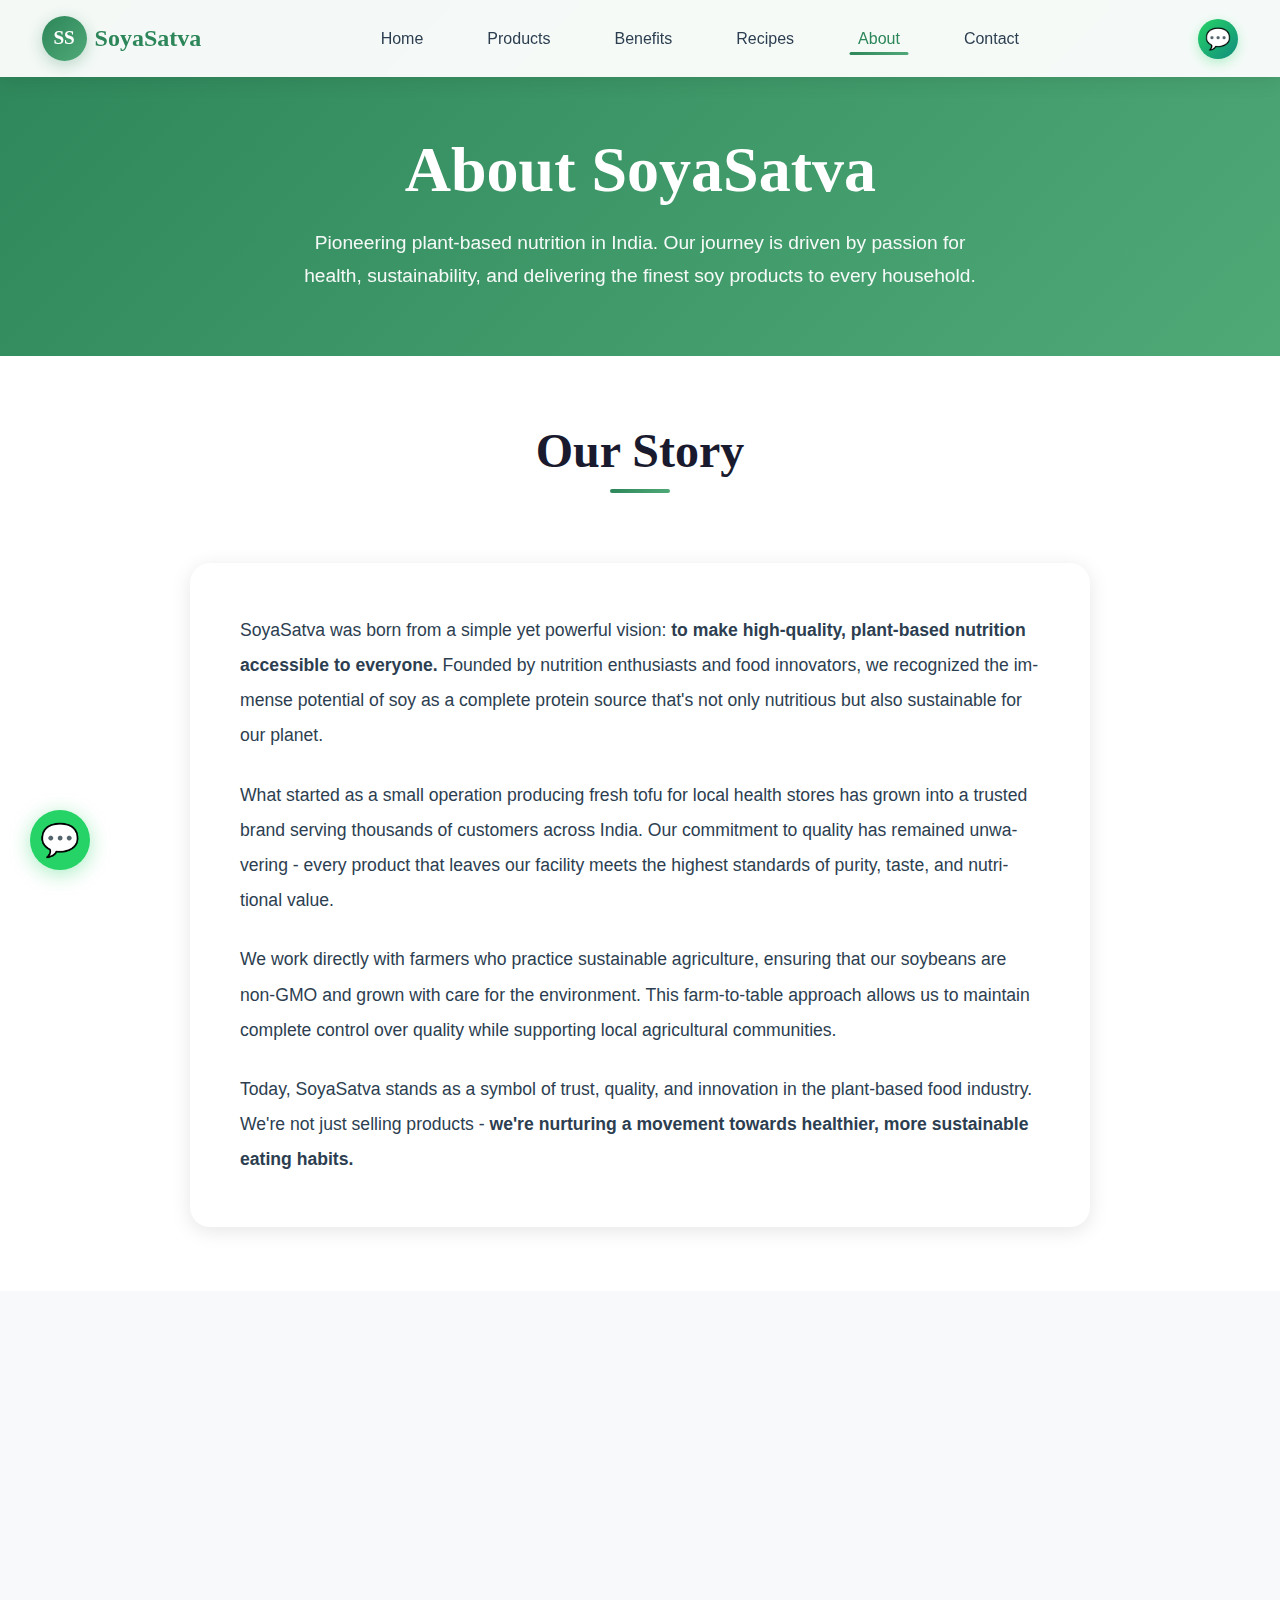
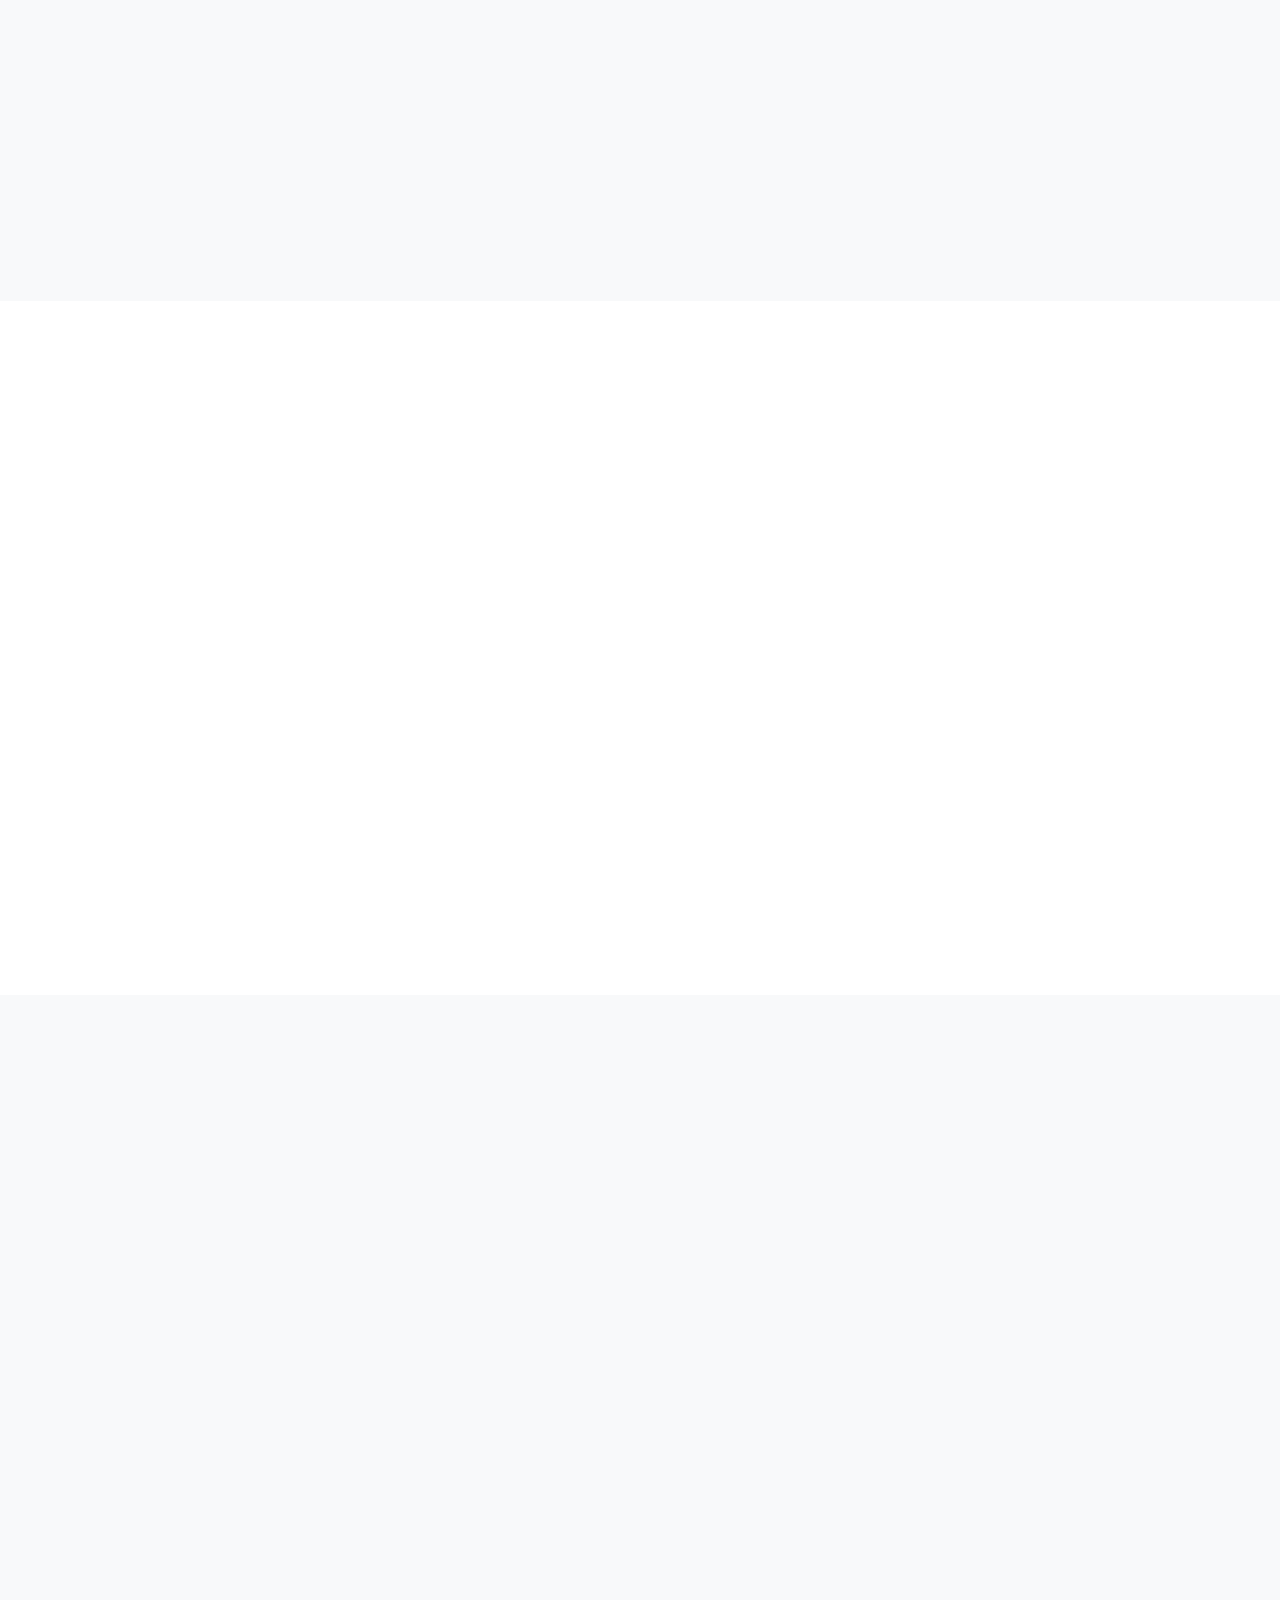
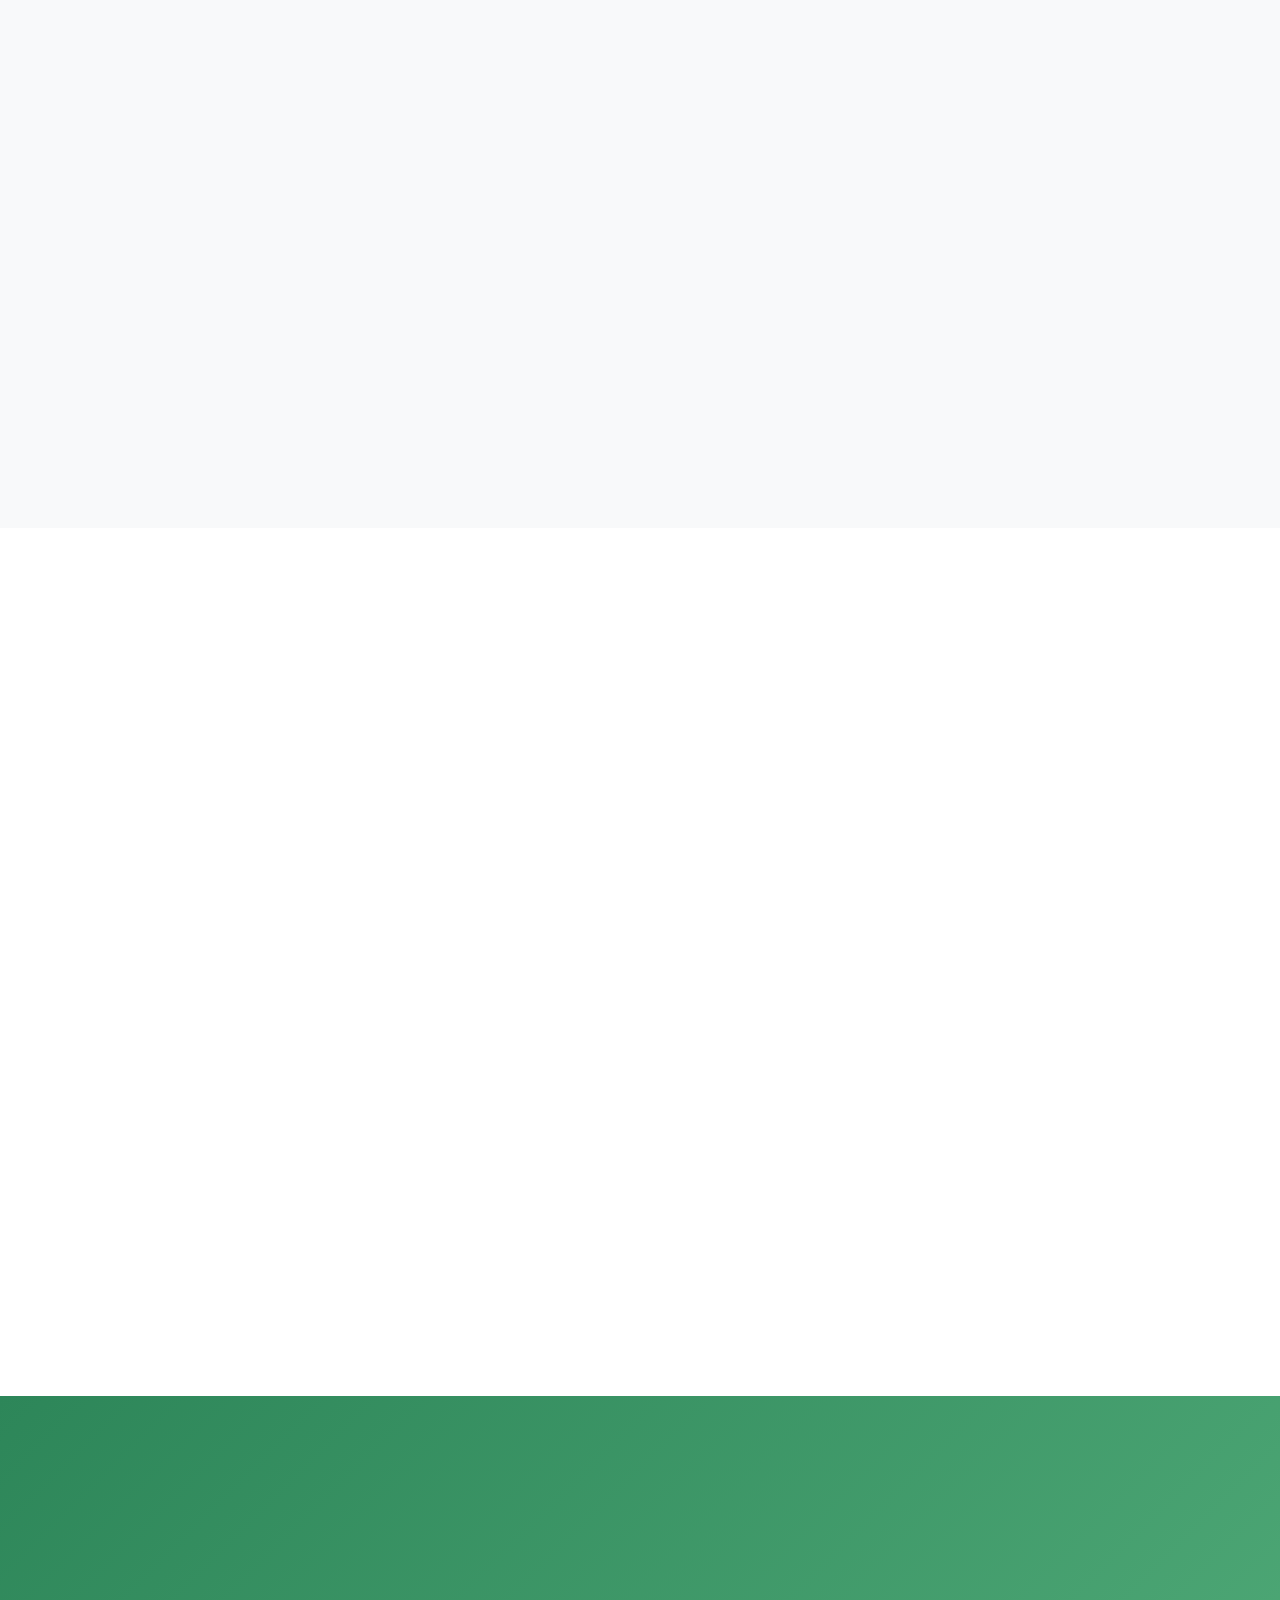
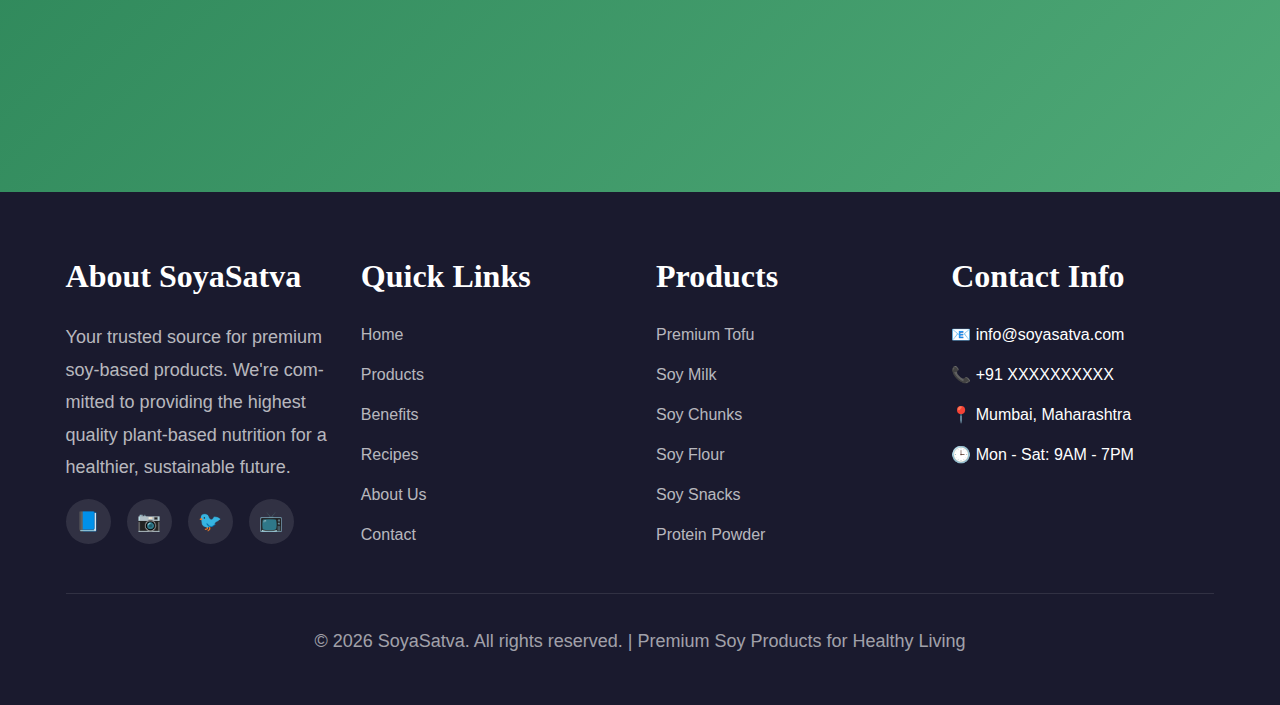
<file: about.html>
<!DOCTYPE html>
<html lang="en">
<head>
  <meta charset="UTF-8">
  <meta name="viewport" content="width=device-width, initial-scale=1.0">
  
  <!-- Primary Meta Tags -->
  <meta name="description" content="Learn about SoyaSatva's mission, values, and commitment to delivering premium soy products. Discover our story, quality promise, and sustainability practices.">
  <meta name="keywords" content="about soyasatva, company mission, quality promise, sustainable food, plant-based company, organic soy">
  <title>About Us - SoyaSatva | Our Mission & Quality Promise</title>
  
  <!-- Canonical URL -->
  <link rel="canonical" href="https://soyasatva.com/about.html">
  
  <!-- Open Graph / Facebook -->
  <meta property="og:type" content="website">
  <meta property="og:url" content="https://soyasatva.com/about.html">
  <meta property="og:title" content="About Us - SoyaSatva | Our Mission & Quality Promise">
  <meta property="og:description" content="Learn about SoyaSatva's commitment to premium quality soy products and sustainable practices.">
  <meta property="og:image" content="https://soyasatva.com/images/about-og.jpg">
  
  <!-- Twitter Card -->
  <meta name="twitter:card" content="summary">
  <meta name="twitter:url" content="https://soyasatva.com/about.html">
  <meta name="twitter:title" content="About Us - SoyaSatva">
  <meta name="twitter:description" content="Discover our mission and commitment to quality.">
  
  <!-- Additional Meta Tags -->
  <meta name="robots" content="index, follow">
  
  <link rel="stylesheet" href="css/style.css">
  <link rel="stylesheet" href="css/animations.css">
  <link rel="stylesheet" href="css/effects.css">
  <link rel="stylesheet" href="css/premium.css">
</head>
<body class="loading">
  
  <div class="page-loader">
    <div class="loader-spinner"></div>
  </div>

  <nav class="navbar">
    <div class="nav-container">
      <a href="index.html" class="logo">
        <div class="logo-icon">SS</div>
        <span>SoyaSatva</span>
      </a>
      
      <ul class="nav-menu">
        <li><a href="index.html" class="nav-link">Home</a></li>
        <li><a href="products.html" class="nav-link">Products</a></li>
        <li><a href="benefits.html" class="nav-link">Benefits</a></li>
        <li><a href="recipes.html" class="nav-link">Recipes</a></li>
        <li><a href="about.html" class="nav-link">About</a></li>
        <li><a href="contact.html" class="nav-link">Contact</a></li>
      </ul>
      
      <a href="#" onclick="openWhatsAppInquiry(); return false;" class="whatsapp-nav-btn" title="Chat on WhatsApp" aria-label="Chat on WhatsApp">💬</a>
      
      <div class="mobile-toggle">
        <span></span>
        <span></span>
        <span></span>
      </div>
    </div>
  </nav>

  <section style="background: var(--gradient-primary); color: white; padding: 8rem 0 4rem; text-align: center;">
    <div class="container">
      <h1 class="animate-fadeInUp" style="color: white; margin-bottom: 1rem;">About SoyaSatva</h1>
      <p class="animate-fadeInUp stagger-2" style="font-size: 1.2rem; max-width: 700px; margin: 0 auto; opacity: 0.95;">
        Pioneering plant-based nutrition in India. Our journey is driven by passion for health, 
        sustainability, and delivering the finest soy products to every household.
      </p>
    </div>
  </section>

  <!-- Our Story -->
  <section class="bg-white">
    <div class="container">
      <div class="section-header reveal">
        <h2 class="section-title">Our Story</h2>
      </div>
      
      <div style="max-width: 900px; margin: 0 auto;">
        <div class="card reveal" style="padding: 3rem;">
          <p style="font-size: 1.1rem; line-height: 2; margin-bottom: 1.5rem;">
            SoyaSatva was born from a simple yet powerful vision: <strong>to make high-quality, 
            plant-based nutrition accessible to everyone.</strong> Founded by nutrition enthusiasts 
            and food innovators, we recognized the immense potential of soy as a complete protein 
            source that's not only nutritious but also sustainable for our planet.
          </p>
          <p style="font-size: 1.1rem; line-height: 2; margin-bottom: 1.5rem;">
            What started as a small operation producing fresh tofu for local health stores has 
            grown into a trusted brand serving thousands of customers across India. Our commitment 
            to quality has remained unwavering - every product that leaves our facility meets the 
            highest standards of purity, taste, and nutritional value.
          </p>
          <p style="font-size: 1.1rem; line-height: 2; margin-bottom: 1.5rem;">
            We work directly with farmers who practice sustainable agriculture, ensuring that 
            our soybeans are non-GMO and grown with care for the environment. This farm-to-table 
            approach allows us to maintain complete control over quality while supporting local 
            agricultural communities.
          </p>
          <p style="font-size: 1.1rem; line-height: 2; margin: 0;">
            Today, SoyaSatva stands as a symbol of trust, quality, and innovation in the 
            plant-based food industry. We're not just selling products - <strong>we're nurturing 
            a movement towards healthier, more sustainable eating habits.</strong>
          </p>
        </div>
      </div>
    </div>
  </section>

  <!-- Mission & Vision -->
  <section class="bg-light">
    <div class="container">
      <div class="grid grid-2">
        <div class="card reveal-left" style="text-align: center; padding: 3rem;">
          <div style="font-size: 4rem; margin-bottom: 1.5rem;">🎯</div>
          <h3 style="color: var(--primary); margin-bottom: 1.5rem; font-size: 2rem;">Our Mission</h3>
          <p style="font-size: 1.1rem; line-height: 1.9;">
            To revolutionize Indian diets by providing premium, affordable, and delicious soy-based 
            products that empower people to lead healthier lives. We strive to make plant-based 
            nutrition the easy choice for every Indian household, supporting wellness, sustainability, 
            and compassion.
          </p>
        </div>
        
        <div class="card reveal-right" style="text-align: center; padding: 3rem;">
          <div style="font-size: 4rem; margin-bottom: 1.5rem;">👁️</div>
          <h3 style="color: var(--primary); margin-bottom: 1.5rem; font-size: 2rem;">Our Vision</h3>
          <p style="font-size: 1.1rem; line-height: 1.9;">
            To become India's most trusted and loved plant-based nutrition brand. We envision a 
            future where soy-based foods are a staple in every kitchen, contributing to a healthier 
            population and a more sustainable planet. Our goal is to inspire millions to embrace 
            plant-powered living.
          </p>
        </div>
      </div>
    </div>
  </section>

  <!-- Core Values -->
  <section class="bg-white">
    <div class="container">
      <div class="section-header reveal">
        <h2 class="section-title">Our Core Values</h2>
        <p class="section-description">The principles that guide everything we do</p>
      </div>
      
      <div class="grid grid-4">
        <div class="card reveal hover-lift" style="text-align: center;">
          <div style="font-size: 3.5rem; margin-bottom: 1rem;">🏆</div>
          <h4 style="color: var(--primary); margin-bottom: 1rem;">Quality First</h4>
          <p style="line-height: 1.8;">
            Never compromise on quality. Every product undergoes rigorous testing to ensure it 
            meets our exacting standards.
          </p>
        </div>
        
        <div class="card reveal hover-lift stagger-2" style="text-align: center;">
          <div style="font-size: 3.5rem; margin-bottom: 1rem;">🌍</div>
          <h4 style="color: var(--primary); margin-bottom: 1rem;">Sustainability</h4>
          <p style="line-height: 1.8;">
            Minimize environmental impact through sustainable sourcing, eco-friendly packaging, 
            and responsible practices.
          </p>
        </div>
        
        <div class="card reveal hover-lift stagger-3" style="text-align: center;">
          <div style="font-size: 3.5rem; margin-bottom: 1rem;">🤝</div>
          <h4 style="color: var(--primary); margin-bottom: 1rem;">Integrity</h4>
          <p style="line-height: 1.8;">
            Transparent operations, honest communication, and ethical business practices in 
            everything we do.
          </p>
        </div>
        
        <div class="card reveal hover-lift stagger-4" style="text-align: center;">
          <div style="font-size: 3.5rem; margin-bottom: 1rem;">💡</div>
          <h4 style="color: var(--primary); margin-bottom: 1rem;">Innovation</h4>
          <p style="line-height: 1.8;">
            Continuously improve and innovate to bring you better products, flavors, and 
            nutritional solutions.
          </p>
        </div>
      </div>
    </div>
  </section>

  <!-- Quality Promise -->
  <section class="bg-light">
    <div class="container">
      <div class="section-header reveal">
        <h2 class="section-title">Our Quality Promise</h2>
        <p class="section-description">Committed to excellence at every step</p>
      </div>
      
      <div class="grid grid-3">
        <div class="card reveal">
          <div style="display: flex; align-items: center; gap: 1rem; margin-bottom: 1.5rem;">
            <div style="font-size: 3rem;">🌱</div>
            <h4 style="margin: 0; color: var(--primary); font-size: 1.3rem;">Premium Sourcing</h4>
          </div>
          <p style="line-height: 1.8;">
            We source only <strong>non-GMO soybeans</strong> from certified farms. Our suppliers 
            follow sustainable agricultural practices, ensuring environmental care and superior 
            bean quality. Every batch is inspected before processing.
          </p>
        </div>
        
        <div class="card reveal stagger-2">
          <div style="display: flex; align-items: center; gap: 1rem; margin-bottom: 1.5rem;">
            <div style="font-size: 3rem;">🔬</div>
            <h4 style="margin: 0; color: var(--primary); font-size: 1.3rem;">Rigorous Testing</h4>
          </div>
          <p style="line-height: 1.8;">
            State-of-the-art laboratory testing for <strong>purity, protein content, and safety</strong>. 
            We test for contaminants, verify nutritional claims, and ensure consistency. Third-party 
            certifications validate our quality standards.
          </p>
        </div>
        
        <div class="card reveal stagger-3">
          <div style="display: flex; align-items: center; gap: 1rem; margin-bottom: 1.5rem;">
            <div style="font-size: 3rem;">🏭</div>
            <h4 style="margin: 0; color: var(--primary); font-size: 1.3rem;">Hygienic Production</h4>
          </div>
          <p style="line-height: 1.8;">
            <strong>ISO-certified manufacturing facilities</strong> with strict hygiene protocols. 
            Automated processes minimize human contact. Climate-controlled environments ensure 
            freshness and prevent contamination at every stage.
          </p>
        </div>
        
        <div class="card reveal">
          <div style="display: flex; align-items: center; gap: 1rem; margin-bottom: 1.5rem;">
            <div style="font-size: 3rem;">✨</div>
            <h4 style="margin: 0; color: var(--primary); font-size: 1.3rem;">Fresh Daily</h4>
          </div>
          <p style="line-height: 1.8;">
            Tofu and soy milk are <strong>produced fresh every day</strong>. No old stock, no 
            preservatives beyond what's necessary for safety. We deliver within 24-48 hours of 
            production for maximum freshness and taste.
          </p>
        </div>
        
        <div class="card reveal stagger-2">
          <div style="display: flex; align-items: center; gap: 1rem; margin-bottom: 1.5rem;">
            <div style="font-size: 3rem;">📦</div>
            <h4 style="margin: 0; color: var(--primary); font-size: 1.3rem;">Safe Packaging</h4>
          </div>
          <p style="line-height: 1.8;">
            <strong>Food-grade, eco-friendly packaging</strong> that preserves freshness and 
            nutritional value. Vacuum-sealed tofu, tetrapacks for milk, and resealable pouches 
            for dry products. Clear labeling with full transparency.
          </p>
        </div>
        
        <div class="card reveal stagger-3">
          <div style="display: flex; align-items: center; gap: 1rem; margin-bottom: 1.5rem;">
            <div style="font-size: 3rem;">🚚</div>
            <h4 style="margin: 0; color: var(--primary); font-size: 1.3rem;">Cold Chain Delivery</h4>
          </div>
          <p style="line-height: 1.8;">
            <strong>Temperature-controlled logistics</strong> from facility to your doorstep. 
            Refrigerated vehicles and insulated packaging ensure products stay fresh during 
            transit, maintaining quality and safety standards.
          </p>
        </div>
      </div>
    </div>
  </section>

  <!-- Why Choose Us -->
  <section class="bg-white">
    <div class="container">
      <div class="section-header reveal">
        <h2 class="section-title">Why Customers Choose SoyaSatva</h2>
      </div>
      
      <div class="grid grid-2">
        <div class="card reveal-left">
          <h4 style="color: var(--primary); margin-bottom: 1rem;">💯 100% Satisfaction Guarantee</h4>
          <p style="line-height: 1.8;">
            Not happy with your purchase? We offer hassle-free returns and refunds. Your satisfaction 
            is our priority, and we stand behind every product we sell.
          </p>
        </div>
        
        <div class="card reveal-right">
          <h4 style="color: var(--primary); margin-bottom: 1rem;">👨‍🍳 Expert Support</h4>
          <p style="line-height: 1.8;">
            Our nutrition team and chefs are available to help with recipes, meal planning, and 
            product recommendations. Get personalized advice for your dietary needs.
          </p>
        </div>
        
        <div class="card reveal-left">
          <h4 style="color: var(--primary); margin-bottom: 1rem;">💰 Best Value</h4>
          <p style="line-height: 1.8;">
            Premium quality at competitive prices. Direct sourcing and efficient operations allow 
            us to pass savings to you. Bulk discounts and subscription plans available.
          </p>
        </div>
        
        <div class="card reveal-right">
          <h4 style="color: var(--primary); margin-bottom: 1rem;">🌟 Proven Track Record</h4>
          <p style="line-height: 1.8;">
            Thousands of satisfied customers, consistent 5-star reviews, and repeat orders speak 
            to our quality and reliability. Join our growing family of health-conscious consumers.
          </p>
        </div>
      </div>
    </div>
  </section>

  <!-- CTA -->
  <section style="background: var(--gradient-primary); color: white; text-align: center; padding: 5rem 0;">
    <div class="container reveal">
      <h2 style="color: white; margin-bottom: 1rem;">Join the SoyaSatva Family</h2>
      <p style="font-size: 1.1rem; margin-bottom: 2rem; opacity: 0.95; max-width: 600px; margin-left: auto; margin-right: auto;">
        Experience the difference that quality, care, and commitment make. Start your journey to 
        better health with SoyaSatva today!
      </p>
      <div class="btn-group">
        <a href="products.html" class="btn btn-primary">Shop Now</a>
        <a href="contact.html" class="btn btn-secondary">Get in Touch</a>
      </div>
    </div>
  </section>

  <footer class="footer">
    <div class="container">
      <div class="footer-content">
        <div class="footer-section">
          <h3>About SoyaSatva</h3>
          <p style="color: rgba(255, 255, 255, 0.7); line-height: 1.8;">
            Your trusted source for premium soy-based products. We're committed to providing 
            the highest quality plant-based nutrition for a healthier, sustainable future.
          </p>
          <div class="social-links">
            <a href="#" class="social-link" aria-label="Facebook">📘</a>
            <a href="#" class="social-link" aria-label="Instagram">📷</a>
            <a href="#" class="social-link" aria-label="Twitter">🐦</a>
            <a href="#" class="social-link" aria-label="YouTube">📺</a>
          </div>
        </div>
        
        <div class="footer-section">
          <h3>Quick Links</h3>
          <ul class="footer-links">
            <li><a href="index.html">Home</a></li>
            <li><a href="products.html">Products</a></li>
            <li><a href="benefits.html">Benefits</a></li>
            <li><a href="recipes.html">Recipes</a></li>
            <li><a href="about.html">About Us</a></li>
            <li><a href="contact.html">Contact</a></li>
          </ul>
        </div>
        
        <div class="footer-section">
          <h3>Products</h3>
          <ul class="footer-links">
            <li><a href="products.html">Premium Tofu</a></li>
            <li><a href="products.html">Soy Milk</a></li>
            <li><a href="products.html">Soy Chunks</a></li>
            <li><a href="products.html">Soy Flour</a></li>
            <li><a href="products.html">Soy Snacks</a></li>
            <li><a href="products.html">Protein Powder</a></li>
          </ul>
        </div>
        
        <div class="footer-section">
          <h3>Contact Info</h3>
          <ul class="footer-links">
            <li>📧 info@soyasatva.com</li>
            <li>📞 +91 XXXXXXXXXX</li>
            <li>📍 Mumbai, Maharashtra</li>
            <li>🕒 Mon - Sat: 9AM - 7PM</li>
          </ul>
        </div>
      </div>
      
      <div class="footer-bottom">
        <p>&copy; 2026 SoyaSatva. All rights reserved. | Premium Soy Products for Healthy Living</p>
      </div>
    </div>
  </footer>

  <a href="https://wa.me/919XXXXXXXXX" class="whatsapp-float" target="_blank" aria-label="Contact us on WhatsApp">
    💬
  </a>

  <script src="js/main.js"></script>
  <script src="js/effects.js"></script>
  <script src="js/premium.js"></script>
</body>
</html>
</file>
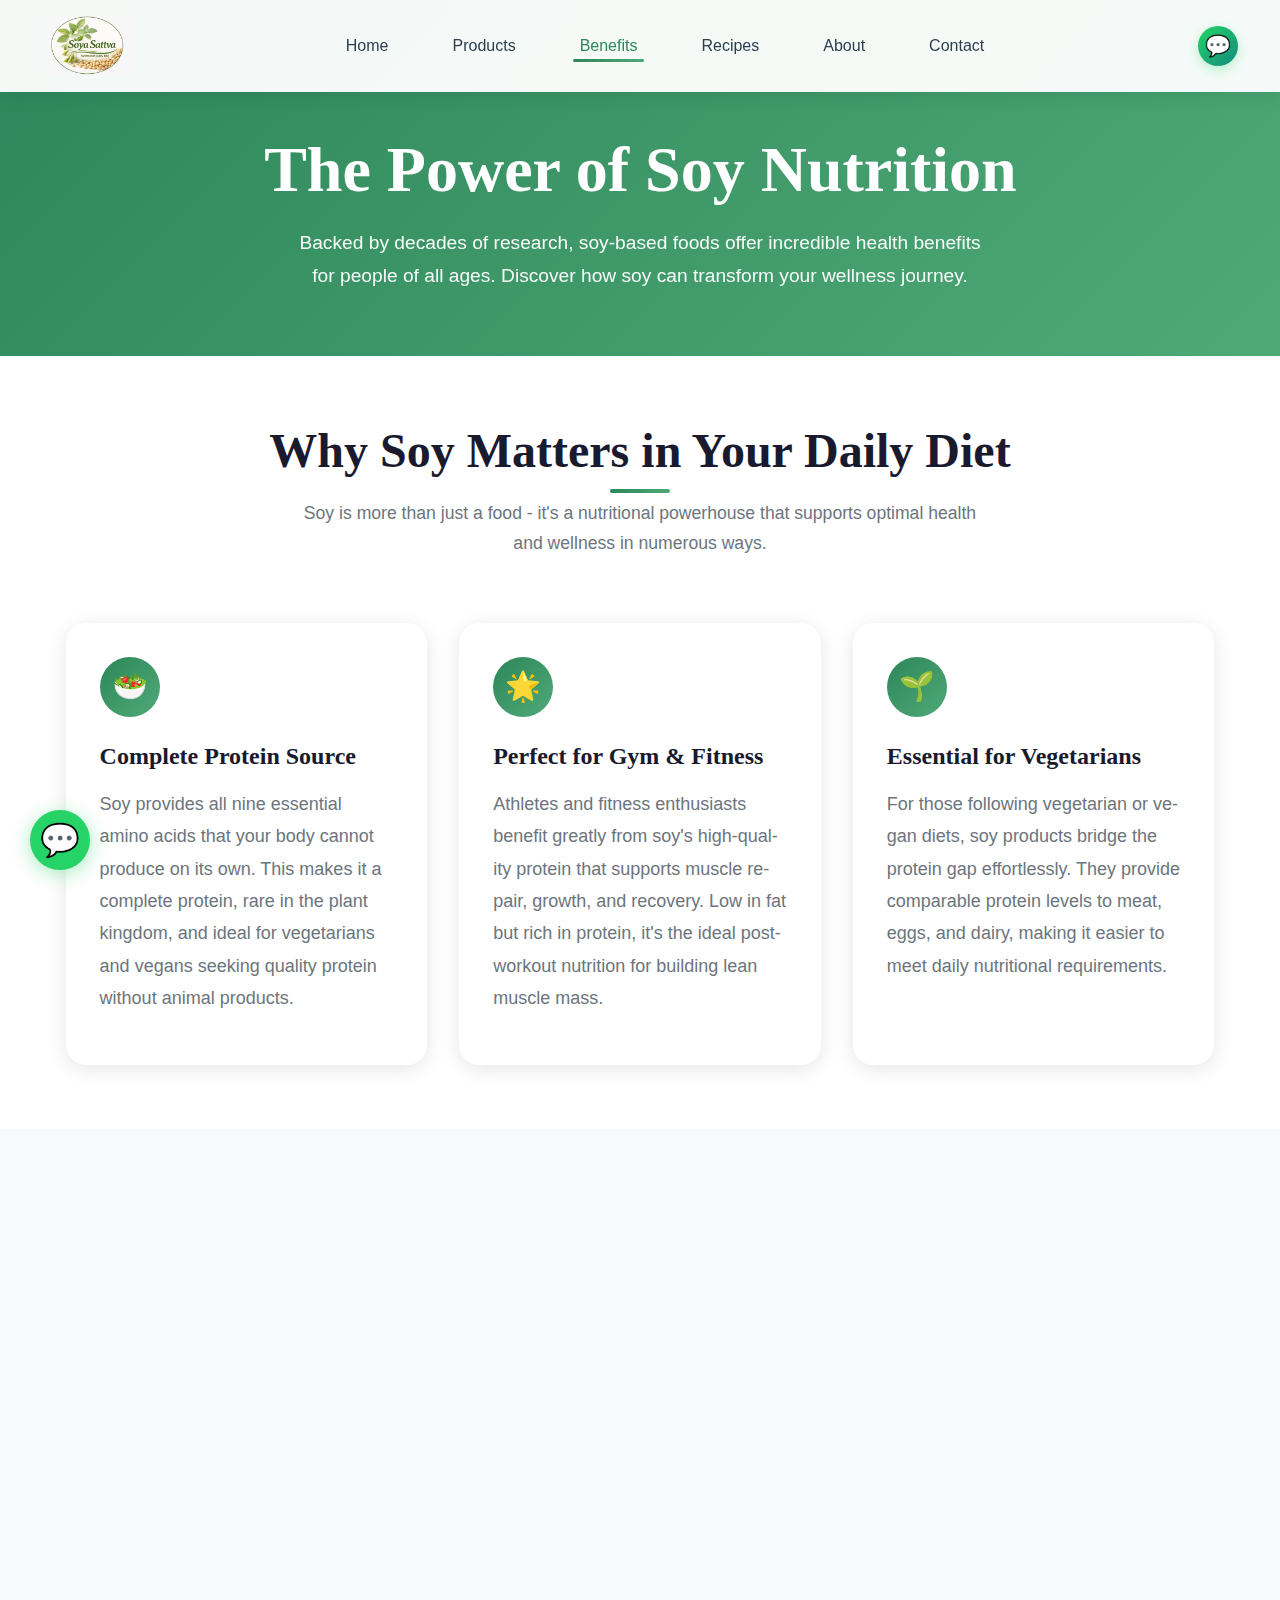
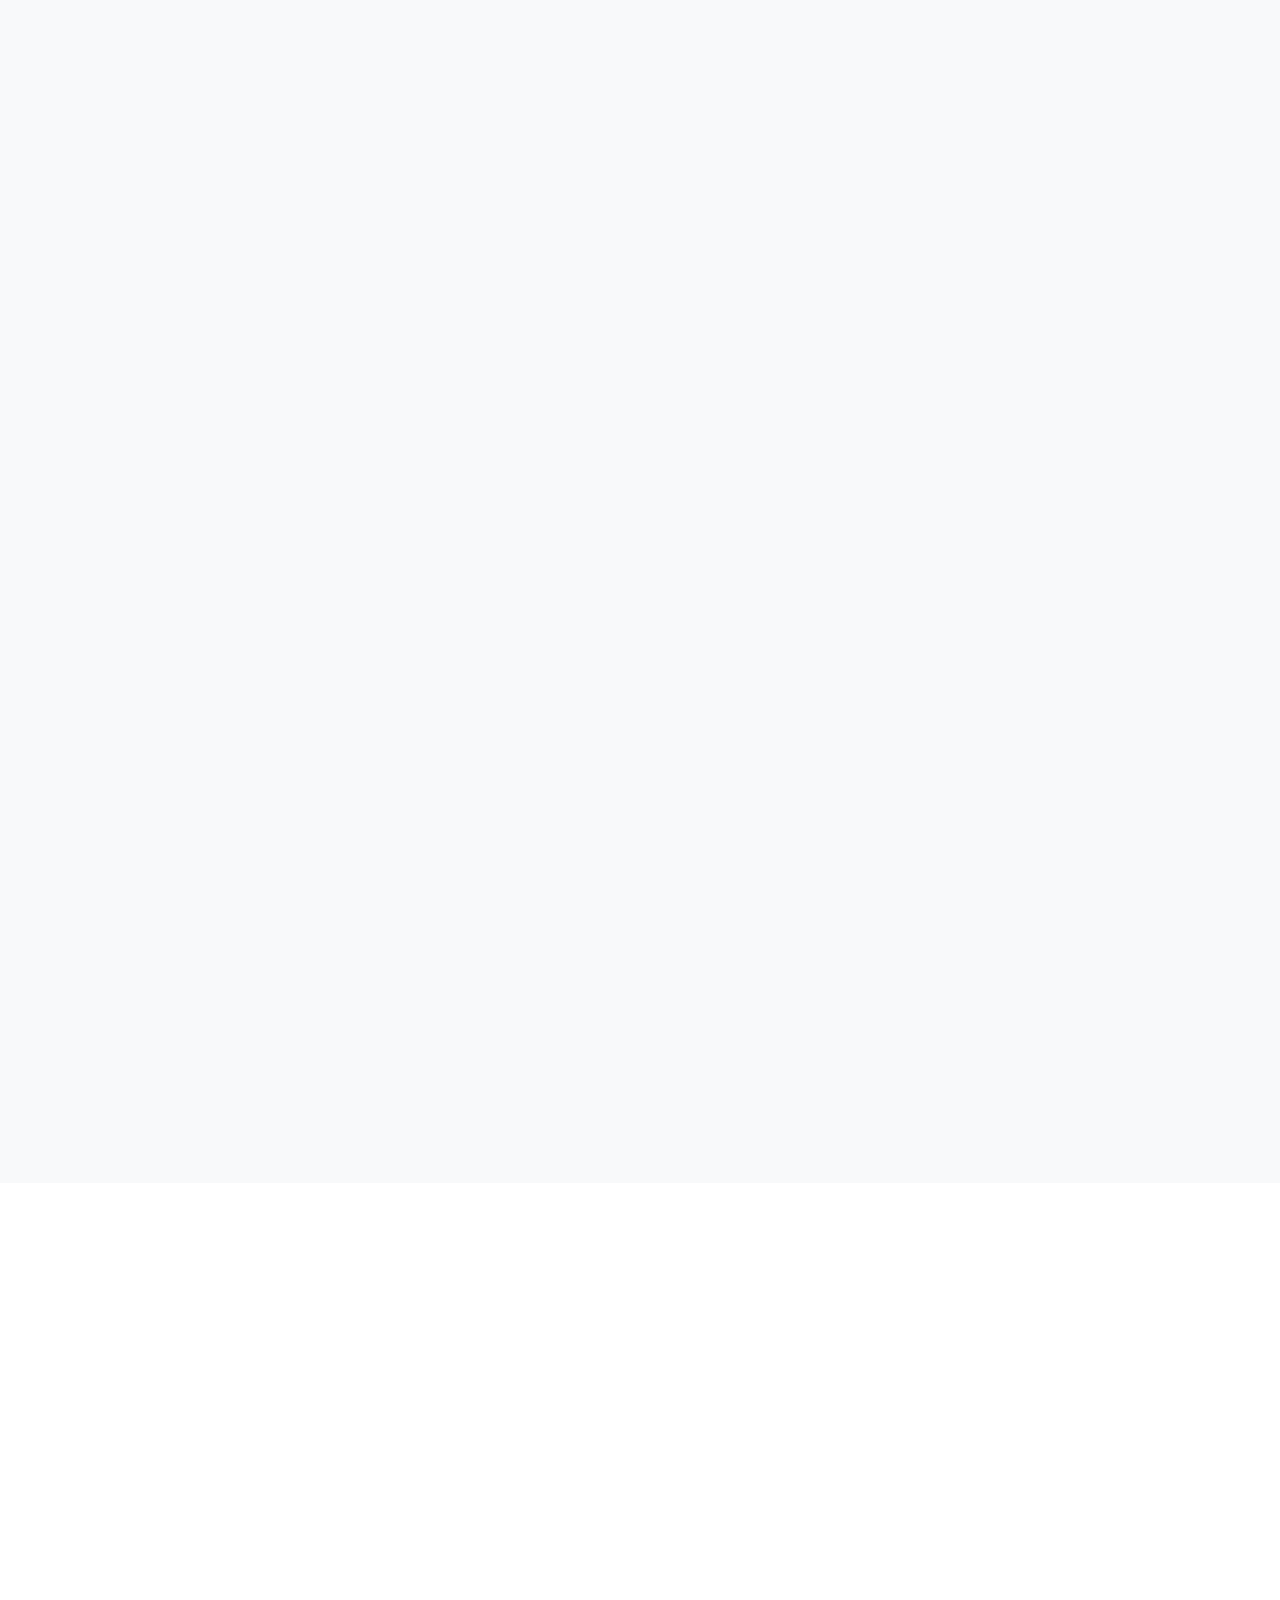
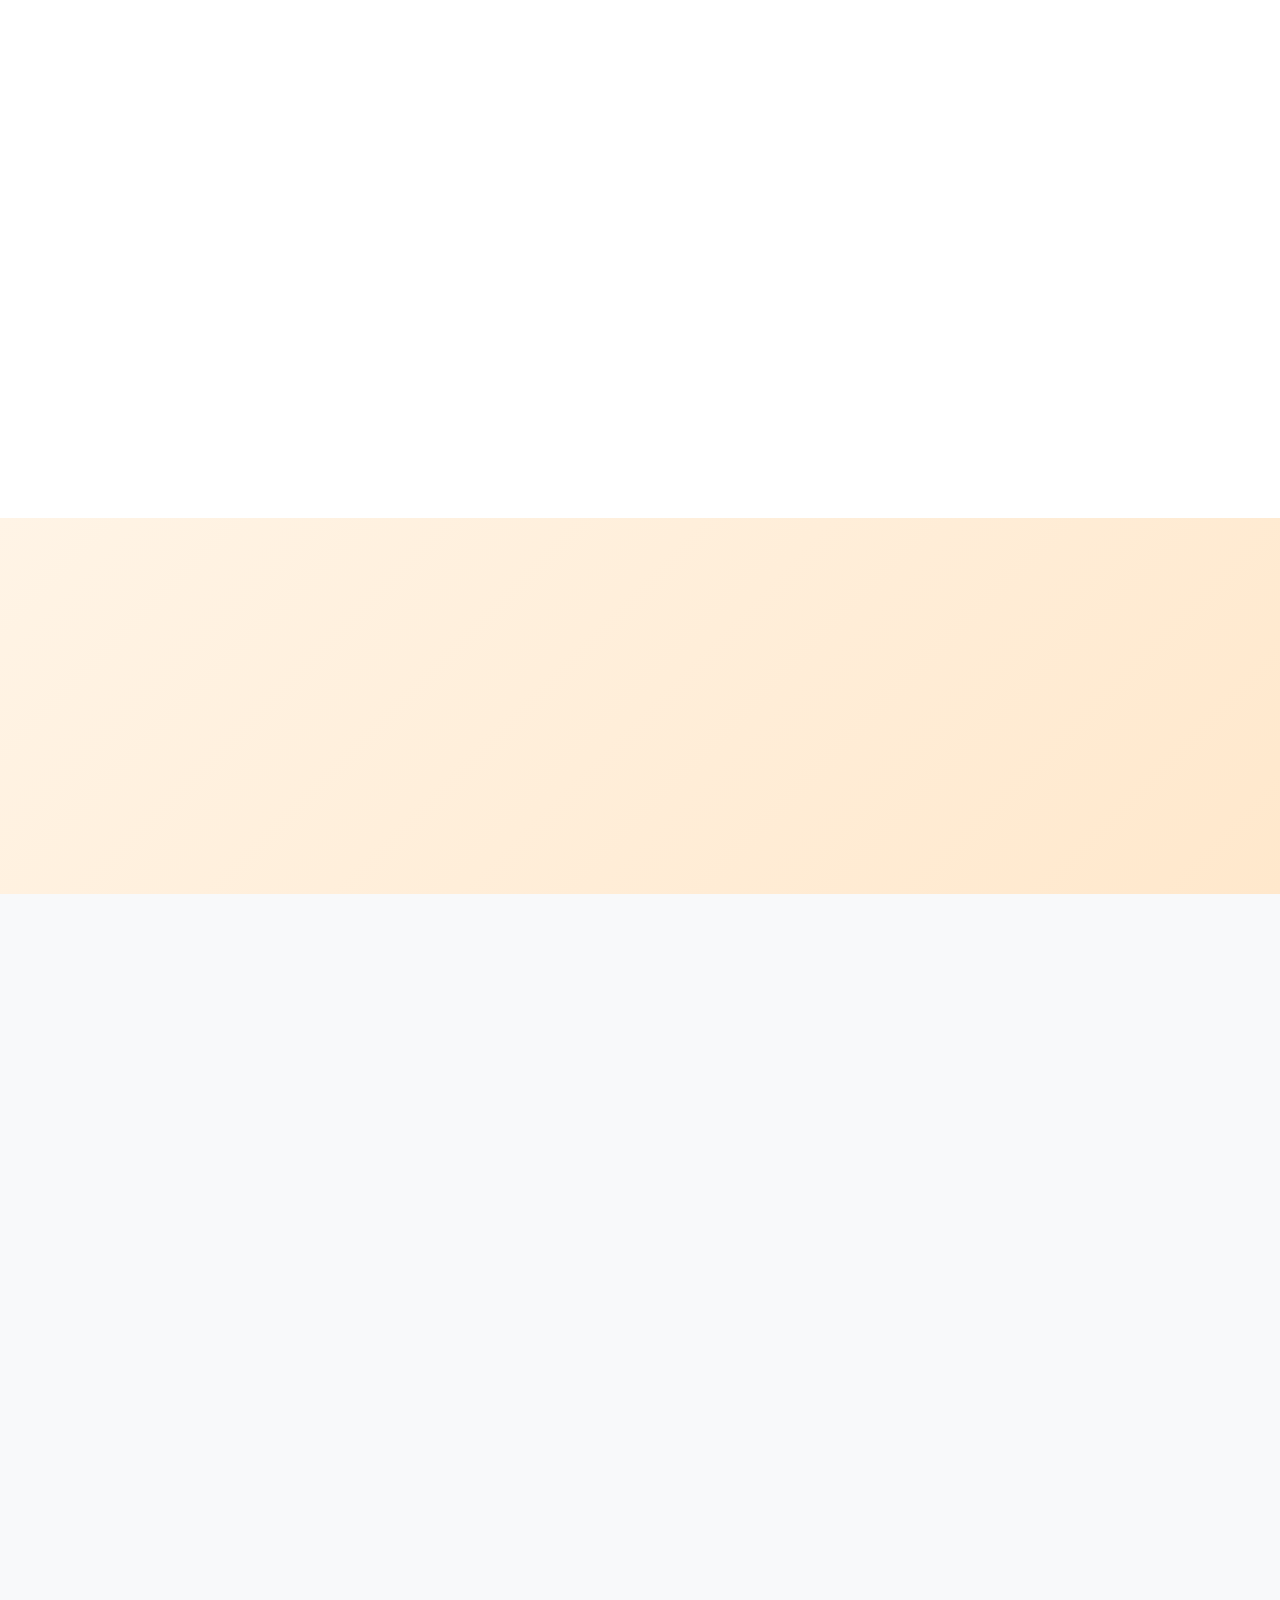
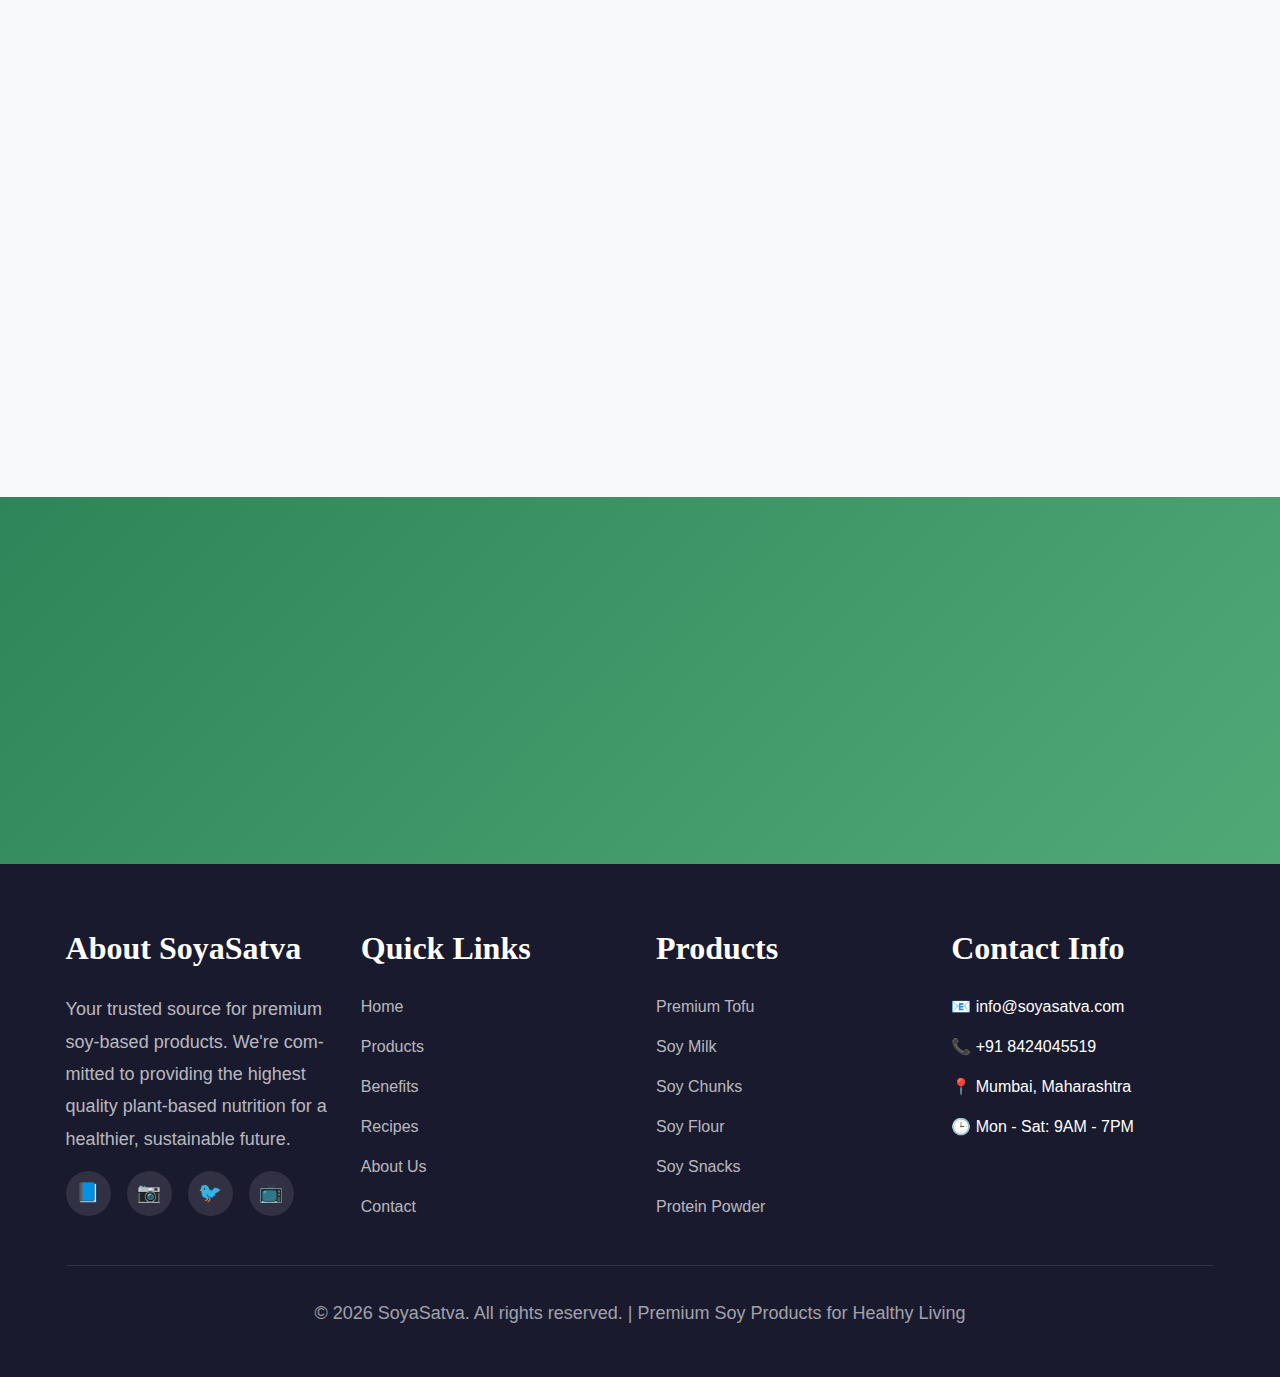
<file: benefits.html>
<!DOCTYPE html>
<html lang="en">
<head>
  <meta charset="UTF-8">
  <meta name="viewport" content="width=device-width, initial-scale=1.0">
  
  <!-- Primary Meta Tags -->
  <meta name="description" content="Discover the amazing health benefits of soy-based products. Learn how soy can improve heart health, support muscle growth, aid weight management, and boost overall wellness.">
  <meta name="keywords" content="soy health benefits, protein benefits, heart health, weight loss, muscle building, plant-based nutrition, cholesterol-free">
  <title>Health Benefits of Soy - SoyaSatva | Science-Backed Nutrition</title>
  
  <!-- Canonical URL -->
  <link rel="canonical" href="https://soyasatva.com/benefits.html">
  
  <!-- Open Graph / Facebook -->
  <meta property="og:type" content="article">
  <meta property="og:url" content="https://soyasatva.com/benefits.html">
  <meta property="og:title" content="Health Benefits of Soy - Science-Backed Nutrition">
  <meta property="og:description" content="Explore the scientifically-proven health benefits of soy products including improved heart health, muscle growth, and weight management.">
  <meta property="og:image" content="https://soyasatva.com/images/benefits-og.jpg">
  
  <!-- Twitter Card -->
  <meta name="twitter:card" content="summary_large_image">
  <meta name="twitter:url" content="https://soyasatva.com/benefits.html">
  <meta name="twitter:title" content="Health Benefits of Soy - SoyaSatva">
  <meta name="twitter:description" content="Discover the science-backed health benefits of soy products.">
  
  <!-- Additional Meta Tags -->
  <meta name="robots" content="index, follow">
  
  <link rel="stylesheet" href="css/style.css">
  <link rel="stylesheet" href="css/animations.css">
  <link rel="stylesheet" href="css/effects.css">
  <link rel="stylesheet" href="css/premium.css">
</head>
<body class="loading">
  
  <div class="page-loader">
    <div class="loader-spinner"></div>
  </div>

  <nav class="navbar">
    <div class="nav-container">
      <a href="index.html" class="logo">
        <img src="images/logo.png" alt="SoyaSatva Logo" class="logo-image">
      </a>
      
      <ul class="nav-menu">
        <li><a href="index.html" class="nav-link">Home</a></li>
        <li><a href="products.html" class="nav-link">Products</a></li>
        <li><a href="benefits.html" class="nav-link">Benefits</a></li>
        <li><a href="recipes.html" class="nav-link">Recipes</a></li>
        <li><a href="about.html" class="nav-link">About</a></li>
        <li><a href="contact.html" class="nav-link">Contact</a></li>
      </ul>
      
      <a href="#" onclick="openWhatsAppInquiry(); return false;" class="whatsapp-nav-btn" title="Chat on WhatsApp" aria-label="Chat on WhatsApp">💬</a>
      
      <div class="mobile-toggle">
        <span></span>
        <span></span>
        <span></span>
      </div>
    </div>
  </nav>

  <section style="background: var(--gradient-primary); color: white; padding: 8rem 0 4rem; text-align: center;">
    <div class="container">
      <h1 class="animate-fadeInUp" style="color: white; margin-bottom: 1rem;">The Power of Soy Nutrition</h1>
      <p class="animate-fadeInUp stagger-2" style="font-size: 1.2rem; max-width: 700px; margin: 0 auto; opacity: 0.95;">
        Backed by decades of research, soy-based foods offer incredible health benefits for people 
        of all ages. Discover how soy can transform your wellness journey.
      </p>
    </div>
  </section>

  <!-- Importance in Daily Diet -->
  <section class="bg-white">
    <div class="container">
      <div class="section-header reveal">
        <h2 class="section-title">Why Soy Matters in Your Daily Diet</h2>
        <p class="section-description">
          Soy is more than just a food - it's a nutritional powerhouse that supports optimal health 
          and wellness in numerous ways.
        </p>
      </div>
      
      <div class="grid grid-3">
        <div class="card reveal-left hover-lift">
          <div class="card-icon">🥗</div>
          <h3 class="card-title">Complete Protein Source</h3>
          <p class="card-text">
            Soy provides all nine essential amino acids that your body cannot produce on its own. 
            This makes it a complete protein, rare in the plant kingdom, and ideal for vegetarians 
            and vegans seeking quality protein without animal products.
          </p>
        </div>
        
        <div class="card reveal hover-lift">
          <div class="card-icon">🌟</div>
          <h3 class="card-title">Perfect for Gym & Fitness</h3>
          <p class="card-text">
            Athletes and fitness enthusiasts benefit greatly from soy's high-quality protein that 
            supports muscle repair, growth, and recovery. Low in fat but rich in protein, it's the 
            ideal post-workout nutrition for building lean muscle mass.
          </p>
        </div>
        
        <div class="card reveal-right hover-lift">
          <div class="card-icon">🌱</div>
          <h3 class="card-title">Essential for Vegetarians</h3>
          <p class="card-text">
            For those following vegetarian or vegan diets, soy products bridge the protein gap 
            effortlessly. They provide comparable protein levels to meat, eggs, and dairy, making 
            it easier to meet daily nutritional requirements.
          </p>
        </div>
      </div>
    </div>
  </section>

  <!-- Key Health Benefits -->
  <section class="bg-light">
    <div class="container">
      <div class="section-header reveal">
        <h2 class="section-title">Top Health Benefits</h2>
        <p class="section-description">Science-backed benefits that make soy an exceptional food choice</p>
      </div>
      
      <div class="grid grid-2">
        <div class="card reveal-left">
          <div style="display: flex; align-items: center; gap: 1rem; margin-bottom: 1rem;">
            <div style="font-size: 3rem;">💪</div>
            <h3 class="card-title" style="margin: 0; color: var(--primary);">Muscle Building & Recovery</h3>
          </div>
          <p class="card-text">
            <strong>High-quality protein</strong> (30-40g per 100g in chunks) promotes muscle protein synthesis. 
            The amino acid profile matches your body's needs perfectly, making it ideal for athletes, 
            bodybuilders, and active individuals. Leucine content supports muscle growth and recovery 
            after intense workouts.
          </p>
        </div>
        
        <div class="card reveal-right">
          <div style="display: flex; align-items: center; gap: 1rem; margin-bottom: 1rem;">
            <div style="font-size: 3rem;">❤️</div>
            <h3 class="card-title" style="margin: 0; color: var(--primary);">Heart Health Support</h3>
          </div>
          <p class="card-text">
            <strong>Cholesterol-free</strong> and low in saturated fat, soy may help reduce LDL (bad) 
            cholesterol levels by up to 10%. The FDA recognizes that 25g of soy protein daily, as part 
            of a diet low in saturated fat, may reduce the risk of heart disease.
          </p>
        </div>
        
        <div class="card reveal-left">
          <div style="display: flex; align-items: center; gap: 1rem; margin-bottom: 1rem;">
            <div style="font-size: 3rem;">⚖️</div>
            <h3 class="card-title" style="margin: 0; color: var(--primary);">Weight Management</h3>
          </div>
          <p class="card-text">
            <strong>High satiety index</strong> means you feel full longer, naturally reducing calorie 
            intake. With low calories but high protein and fiber, soy helps preserve lean muscle mass 
            during weight loss. Perfect for sustainable, healthy weight management.
          </p>
        </div>
        
        <div class="card reveal-right">
          <div style="display: flex; align-items: center; gap: 1rem; margin-bottom: 1rem;">
            <div style="font-size: 3rem;">🦴</div>
            <h3 class="card-title" style="margin: 0; color: var(--primary);">Bone Strength</h3>
          </div>
          <p class="card-text">
            <strong>Isoflavones</strong> in soy may help maintain bone mineral density, especially in 
            postmenopausal women. Rich in calcium (when fortified), it supports skeletal health and may 
            reduce the risk of osteoporosis over time.
          </p>
        </div>
        
        <div class="card reveal-left">
          <div style="display: flex; align-items: center; gap: 1rem; margin-bottom: 1rem;">
            <div style="font-size: 3rem;">🌟</div>
            <h3 class="card-title" style="margin: 0; color: var(--primary);">Sustained Energy</h3>
          </div>
          <p class="card-text">
            <strong>Balanced macronutrients</strong> provide steady energy without sugar spikes. 
            Complex carbohydrates combined with protein ensure you stay energized throughout the day. 
            No crashes, just clean, plant-powered fuel for your activities.
          </p>
        </div>
        
        <div class="card reveal-right">
          <div style="display: flex; align-items: center; gap: 1rem; margin-bottom: 1rem;">
            <div style="font-size: 3rem;">🍽️</div>
            <h3 class="card-title" style="margin: 0; color: var(--primary);">Easy Digestion</h3>
          </div>
          <p class="card-text">
            <strong>Lactose-free and gentle</strong> on the digestive system, soy is perfect for those 
            with dairy intolerance. Lower in FODMAPs than many legumes, it's easier to digest and less 
            likely to cause bloating or discomfort.
          </p>
        </div>
        
        <div class="card reveal-left">
          <div style="display: flex; align-items: center; gap: 1rem; margin-bottom: 1rem;">
            <div style="font-size: 3rem;">🧠</div>
            <h3 class="card-title" style="margin: 0; color: var(--primary);">Brain Health</h3>
          </div>
          <p class="card-text">
            <strong>Omega-3 fatty acids</strong> and lecithin support cognitive function. Regular 
            consumption may improve memory, focus, and overall brain health. The isoflavones have 
            neuroprotective properties that support long-term brain wellness.
          </p>
        </div>
        
        <div class="card reveal-right">
          <div style="display: flex; align-items: center; gap: 1rem; margin-bottom: 1rem;">
            <div style="font-size: 3rem;">🛡️</div>
            <h3 class="card-title" style="margin: 0; color: var(--primary);">Immune Support</h3>
          </div>
          <p class="card-text">
            <strong>Rich in minerals</strong> like zinc, iron, and selenium that support immune function. 
            Antioxidants in soy help fight free radicals and reduce oxidative stress, keeping your 
            immune system strong and responsive.
          </p>
        </div>
      </div>
    </div>
  </section>

  <!-- How It Helps Your Body -->
  <section class="bg-white">
    <div class="container">
      <div class="section-header reveal">
        <h2 class="section-title">How Soy Helps Your Body</h2>
        <p class="section-description">Understanding the mechanisms behind soy's health benefits</p>
      </div>
      
      <div class="grid grid-3">
        <div class="glass-card reveal" style="background: rgba(45, 134, 89, 0.05); padding: 2rem;">
          <h4 style="color: var(--primary); margin-bottom: 1rem;">🔥 Metabolism Boost</h4>
          <p style="margin: 0; color: var(--text-dark); line-height: 1.7;">
            Protein requires more energy to digest than carbs or fats (thermic effect). This means 
            your body burns more calories processing soy protein, naturally supporting a healthy 
            metabolism and weight management.
          </p>
        </div>
        
        <div class="glass-card reveal stagger-2" style="background: rgba(79, 169, 119, 0.05); padding: 2rem;">
          <h4 style="color: var(--primary); margin-bottom: 1rem;">🩸 Blood Sugar Control</h4>
          <p style="margin: 0; color: var(--text-dark); line-height: 1.7;">
            Low glycemic index means soy doesn't spike blood sugar. High protein and fiber content 
            slows glucose absorption, helping maintain stable blood sugar levels throughout the day - 
            beneficial for diabetes management.
          </p>
        </div>
        
        <div class="glass-card reveal stagger-3" style="background: rgba(107, 194, 143, 0.05); padding: 2rem;">
          <h4 style="color: var(--primary); margin-bottom: 1rem;">💧 Hydration Support</h4>
          <p style="margin: 0; color: var(--text-dark); line-height: 1.7;">
            Tofu has high water content (80%+), contributing to daily hydration needs. Electrolytes 
            like potassium and magnesium help maintain proper fluid balance, especially important for 
            active individuals.
          </p>
        </div>
        
        <div class="glass-card reveal" style="background: rgba(45, 134, 89, 0.05); padding: 2rem;">
          <h4 style="color: var(--primary); margin-bottom: 1rem;">🌿 Hormone Balance</h4>
          <p style="margin: 0; color: var(--text-dark); line-height: 1.7;">
            Isoflavones are phytoestrogens that may help balance hormones naturally. In appropriate 
            amounts, they can support women's health during menopause and may promote hormonal 
            equilibrium.
          </p>
        </div>
        
        <div class="glass-card reveal stagger-2" style="background: rgba(79, 169, 119, 0.05); padding: 2rem;">
          <h4 style="color: var(--primary); margin-bottom: 1rem;">🌈 Nutrient Absorption</h4>
          <p style="margin: 0; color: var(--text-dark); line-height: 1.7;">
            Soy's complete amino acid profile ensures your body can synthesize all necessary proteins. 
            Vitamins and minerals in soy are highly bioavailable, meaning your body can absorb and use 
            them efficiently.
          </p>
        </div>
        
        <div class="glass-card reveal stagger-3" style="background: rgba(107, 194, 143, 0.05); padding: 2rem;">
          <h4 style="color: var(--primary); margin-bottom: 1rem;">😴 Better Sleep</h4>
          <p style="margin: 0; color: var(--text-dark); line-height: 1.7;">
            Contains tryptophan, an amino acid precursor to serotonin and melatonin. Regular 
            consumption may support better sleep quality and help regulate your natural sleep-wake 
            cycle for more restful nights.
          </p>
        </div>
      </div>
    </div>
  </section>

  <!-- Important Disclaimer -->
  <section style="background: linear-gradient(135deg, #fff4e6 0%, #ffe8cc 100%); padding: 3rem 0;">
    <div class="container">
      <div class="card reveal" style="border-left: 4px solid var(--accent); background: white;">
        <div style="display: flex; gap: 1rem; align-items: start;">
          <div style="font-size: 2rem;">⚠️</div>
          <div>
            <h3 style="color: var(--accent); margin-bottom: 1rem;">Important: Results May Vary</h3>
            <p style="margin-bottom: 1rem; line-height: 1.7;">
              <strong>Individual results depend on your overall lifestyle, diet, and health conditions.</strong> 
              Soy products are part of a balanced diet and should be combined with regular exercise, adequate 
              sleep, and other healthy habits for optimal benefits.
            </p>
            <p style="margin-bottom: 1rem; line-height: 1.7;">
              While soy offers numerous health benefits, it's not a magic solution. The effectiveness of 
              any nutritional changes varies from person to person based on genetics, activity level, and 
              existing health status.
            </p>
          </div>
        </div>
      </div>
    </div>
  </section>

  <!-- Who Should Be Careful -->
  <section class="bg-light">
    <div class="container">
      <div class="section-header reveal">
        <h2 class="section-title" style="color: var(--accent);">Who Should Exercise Caution?</h2>
        <p class="section-description">
          While soy is safe for most people, certain individuals should consult healthcare professionals
        </p>
      </div>
      
      <div class="grid grid-2">
        <div class="card reveal" style="border: 2px solid rgba(231, 111, 81, 0.3);">
          <h4 style="color: var(--accent); margin-bottom: 1rem;">🤧 Soy Allergy</h4>
          <p style="line-height: 1.7;">
            If you have a known soy allergy, avoid all soy products. Symptoms can include hives, 
            itching, swelling, digestive issues, or in severe cases, anaphylaxis. Always read food 
            labels carefully and consult an allergist if unsure.
          </p>
        </div>
        
        <div class="card reveal" style="border: 2px solid rgba(231, 111, 81, 0.3);">
          <h4 style="color: var(--accent); margin-bottom: 1rem;">🦋 Thyroid Concerns</h4>
          <p style="line-height: 1.7;">
            People with hypothyroidism or taking thyroid medication should consult their doctor. 
            While moderate soy consumption is generally safe, it may interfere with thyroid hormone 
            absorption if consumed in very large amounts.
          </p>
        </div>
        
        <div class="card reveal" style="border: 2px solid rgba(231, 111, 81, 0.3);">
          <h4 style="color: var(--accent); margin-bottom: 1rem;">🤰 Pregnancy & Breastfeeding</h4>
          <p style="line-height: 1.7;">
            Moderate soy consumption is considered safe during pregnancy and breastfeeding. However, 
            if you have concerns or plan to consume large amounts, consult your healthcare provider 
            for personalized advice.
          </p>
        </div>
        
        <div class="card reveal" style="border: 2px solid rgba(231, 111, 81, 0.3);">
          <h4 style="color: var(--accent); margin-bottom: 1rem;">💊 Medication Interactions</h4>
          <p style="line-height: 1.7;">
            Soy may interact with certain medications including blood thinners, diabetes medications, 
            and MAO inhibitors. If you're on any prescription medications, discuss soy consumption with 
            your doctor or pharmacist.
          </p>
        </div>
      </div>
      
      <div class="text-center mt-3 reveal">
        <p style="font-size: 1.1rem; color: var(--text-dark); max-width: 800px; margin: 0 auto; padding: 2rem; background: white; border-radius: var(--radius-md);">
          <strong>💡 General Recommendation:</strong> When in doubt, consult a qualified healthcare 
          professional, registered dietitian, or nutritionist. They can provide personalized advice 
          based on your individual health needs and medical history.
        </p>
      </div>
    </div>
  </section>

  <!-- CTA -->
  <section style="background: var(--gradient-primary); color: white; text-align: center; padding: 5rem 0;">
    <div class="container reveal">
      <h2 style="color: white; margin-bottom: 1rem;">Ready to Experience These Benefits?</h2>
      <p style="font-size: 1.1rem; margin-bottom: 2rem; opacity: 0.95;">
        Start incorporating high-quality soy products into your diet today and feel the difference!
      </p>
      <div class="btn-group">
        <a href="products.html" class="btn btn-primary">Browse Products</a>
        <a href="recipes.html" class="btn btn-secondary">See Recipes</a>
      </div>
    </div>
  </section>

  <footer class="footer">
    <div class="container">
      <div class="footer-content">
        <div class="footer-section">
          <h3>About SoyaSatva</h3>
          <p style="color: rgba(255, 255, 255, 0.7); line-height: 1.8;">
            Your trusted source for premium soy-based products. We're committed to providing 
            the highest quality plant-based nutrition for a healthier, sustainable future.
          </p>
          <div class="social-links">
            <a href="#" class="social-link" aria-label="Facebook">📘</a>
            <a href="#" class="social-link" aria-label="Instagram">📷</a>
            <a href="#" class="social-link" aria-label="Twitter">🐦</a>
            <a href="#" class="social-link" aria-label="YouTube">📺</a>
          </div>
        </div>
        
        <div class="footer-section">
          <h3>Quick Links</h3>
          <ul class="footer-links">
            <li><a href="index.html">Home</a></li>
            <li><a href="products.html">Products</a></li>
            <li><a href="benefits.html">Benefits</a></li>
            <li><a href="recipes.html">Recipes</a></li>
            <li><a href="about.html">About Us</a></li>
            <li><a href="contact.html">Contact</a></li>
          </ul>
        </div>
        
        <div class="footer-section">
          <h3>Products</h3>
          <ul class="footer-links">
            <li><a href="products.html">Premium Tofu</a></li>
            <li><a href="products.html">Soy Milk</a></li>
            <li><a href="products.html">Soy Chunks</a></li>
            <li><a href="products.html">Soy Flour</a></li>
            <li><a href="products.html">Soy Snacks</a></li>
            <li><a href="products.html">Protein Powder</a></li>
          </ul>
        </div>
        
        <div class="footer-section">
          <h3>Contact Info</h3>
          <ul class="footer-links">
            <li>📧 info@soyasatva.com</li>
            <li>📞 +91 8424045519</li>
            <li>📍 Mumbai, Maharashtra</li>
            <li>🕒 Mon - Sat: 9AM - 7PM</li>
          </ul>
        </div>
      </div>
      
      <div class="footer-bottom">
        <p>&copy; 2026 SoyaSatva. All rights reserved. | Premium Soy Products for Healthy Living</p>
      </div>
    </div>
  </footer>

  <a href="https://wa.me/918424045519" class="whatsapp-float" target="_blank" aria-label="Contact us on WhatsApp">
    💬
  </a>

  <script src="js/main.js"></script>
  <script src="js/effects.js"></script>
  <script src="js/premium.js"></script>
</body>
</html>
</file>
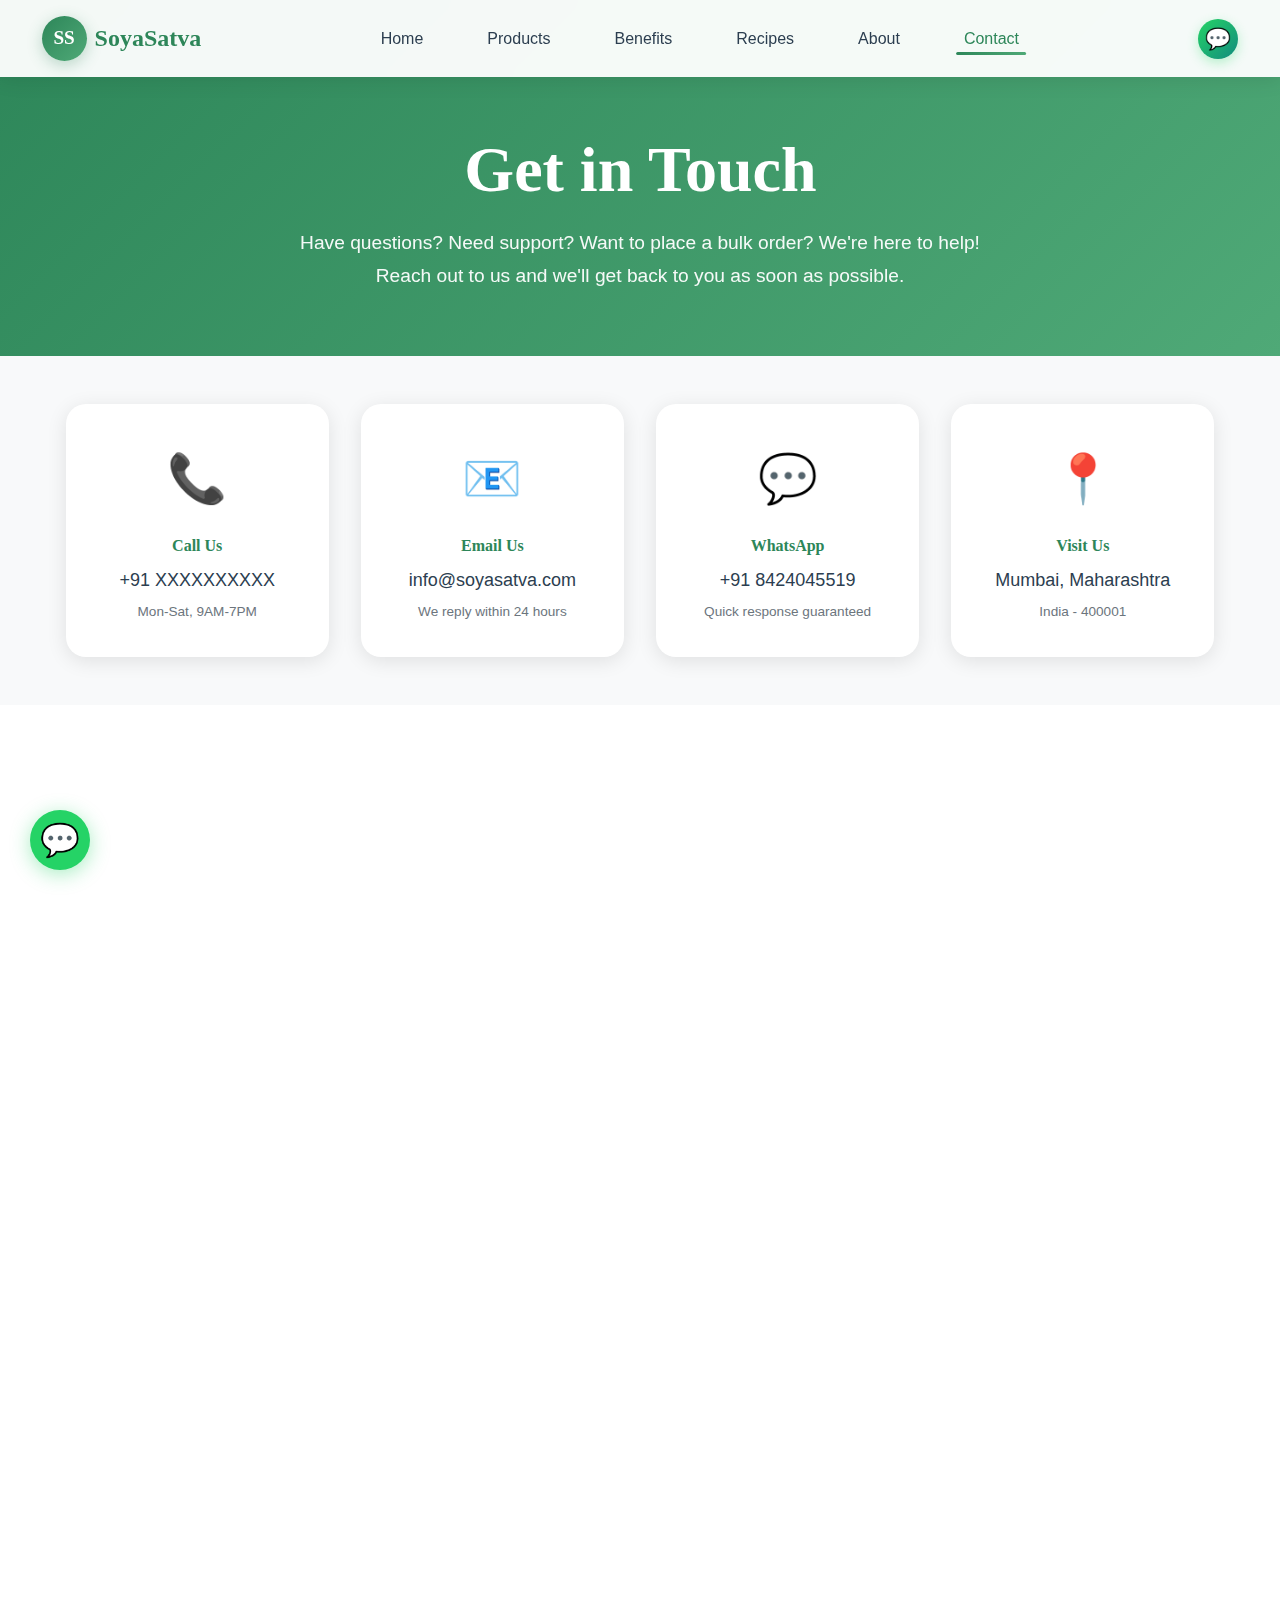
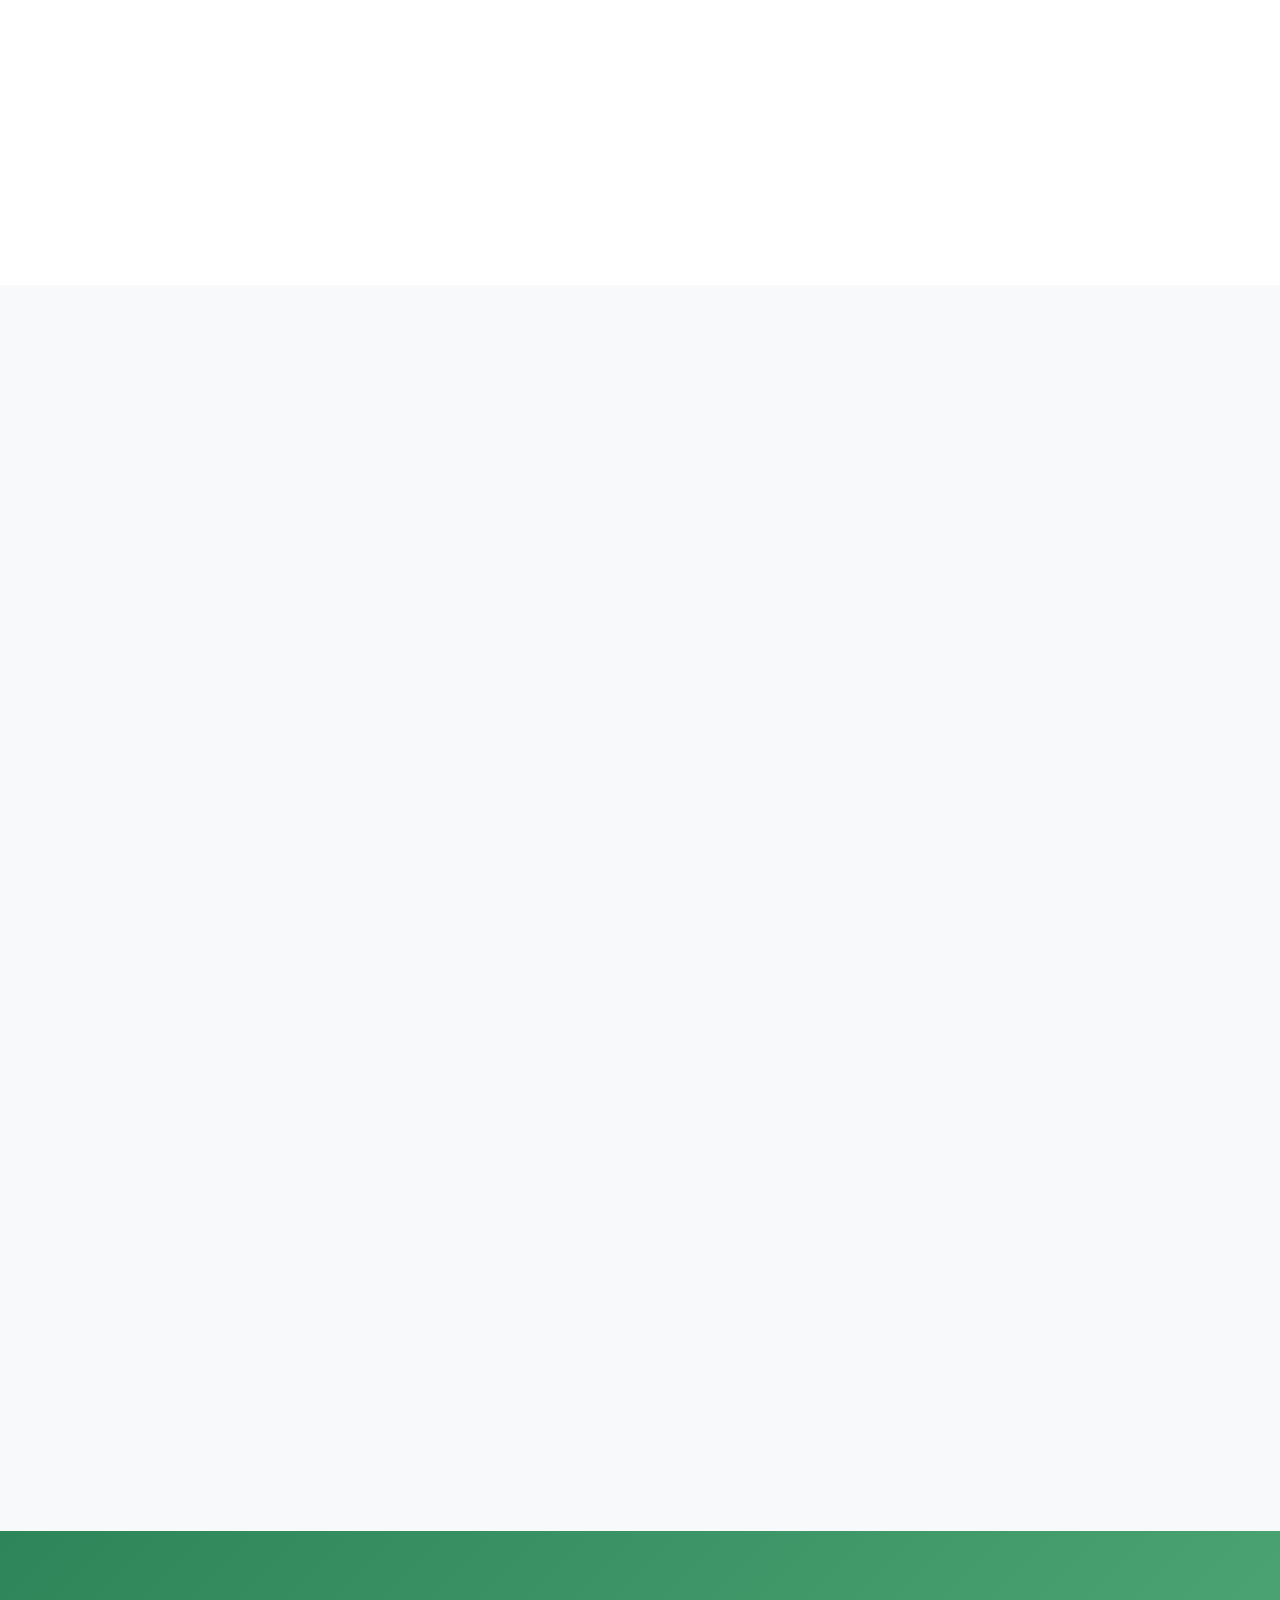
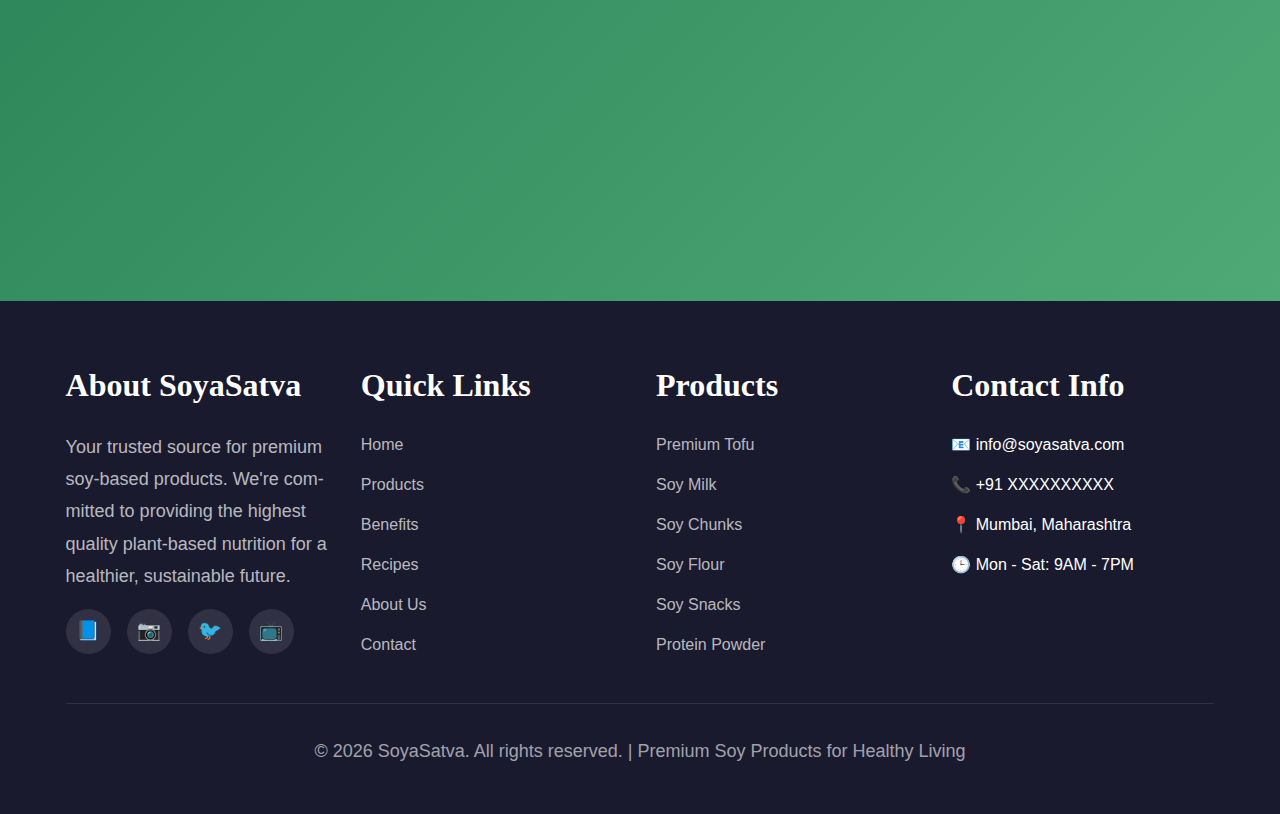
<file: contact.html>
<!DOCTYPE html>
<html lang="en">
<head>
  <meta charset="UTF-8">
  <meta name="viewport" content="width=device-width, initial-scale=1.0">
  <meta name="description" content="Contact SoyaSatva for inquiries, orders, and support. Reach us via phone, email, WhatsApp, or visit our location in Mumbai.">
  <meta name="keywords" content="contact soyasatva, customer support, order inquiry, location">
  <title>Contact Us - SoyaSatva | Get in Touch</title>
  
  <link rel="stylesheet" href="css/style.css">
  <link rel="stylesheet" href="css/animations.css">
  <link rel="stylesheet" href="css/effects.css">
</head>
<body class="loading">
  
  <div class="page-loader">
    <div class="loader-spinner"></div>
  </div>

  <nav class="navbar">
    <div class="nav-container">
      <a href="index.html" class="logo">
        <div class="logo-icon">SS</div>
        <span>SoyaSatva</span>
      </a>
      
      <ul class="nav-menu">
        <li><a href="index.html" class="nav-link">Home</a></li>
        <li><a href="products.html" class="nav-link">Products</a></li>
        <li><a href="benefits.html" class="nav-link">Benefits</a></li>
        <li><a href="recipes.html" class="nav-link">Recipes</a></li>
        <li><a href="about.html" class="nav-link">About</a></li>
        <li><a href="contact.html" class="nav-link">Contact</a></li>
      </ul>
      
      <a href="#" onclick="openWhatsAppInquiry(); return false;" class="whatsapp-nav-btn" title="Chat on WhatsApp" aria-label="Chat on WhatsApp">💬</a>
      
      <div class="mobile-toggle">
        <span></span>
        <span></span>
        <span></span>
      </div>
    </div>
  </nav>

  <section style="background: var(--gradient-primary); color: white; padding: 8rem 0 4rem; text-align: center;">
    <div class="container">
      <h1 class="animate-fadeInUp" style="color: white; margin-bottom: 1rem;">Get in Touch</h1>
      <p class="animate-fadeInUp stagger-2" style="font-size: 1.2rem; max-width: 700px; margin: 0 auto; opacity: 0.95;">
        Have questions? Need support? Want to place a bulk order? We're here to help! 
        Reach out to us and we'll get back to you as soon as possible.
      </p>
    </div>
  </section>

  <!-- Contact Info Cards -->
  <section class="bg-light" style="padding: 3rem 0;">
    <div class="container">
      <div class="grid grid-4">
        <div class="card reveal hover-lift" style="text-align: center; cursor: pointer;" onclick="copyToClipboard('+91 XXXXXXXXXX', 'Phone number')">
          <div style="font-size: 3rem; margin-bottom: 1rem;">📞</div>
          <h4 style="color: var(--primary); margin-bottom: 0.5rem;">Call Us</h4>
          <p style="margin: 0; color: var(--text-dark);">+91 XXXXXXXXXX</p>
          <p style="margin: 0.3rem 0 0; font-size: 0.85rem; color: var(--text-light);">Mon-Sat, 9AM-7PM</p>
        </div>
        
        <div class="card reveal hover-lift stagger-2" style="text-align: center; cursor: pointer;" onclick="copyToClipboard('info@soyasatva.com', 'Email')">
          <div style="font-size: 3rem; margin-bottom: 1rem;">📧</div>
          <h4 style="color: var(--primary); margin-bottom: 0.5rem;">Email Us</h4>
          <p style="margin: 0; color: var(--text-dark);">info@soyasatva.com</p>
          <p style="margin: 0.3rem 0 0; font-size: 0.85rem; color: var(--text-light);">We reply within 24 hours</p>
        </div>
        
        <div class="card reveal hover-lift stagger-3" style="text-align: center; cursor: pointer;" onclick="openWhatsApp()">
          <div style="font-size: 3rem; margin-bottom: 1rem;">💬</div>
          <h4 style="color: var(--primary); margin-bottom: 0.5rem;">WhatsApp</h4>
          <p style="margin: 0; color: var(--text-dark);">+91 8424045519 </p>
          <p style="margin: 0.3rem 0 0; font-size: 0.85rem; color: var(--text-light);">Quick response guaranteed</p>
        </div>
        
        <div class="card reveal hover-lift stagger-4" style="text-align: center;">
          <div style="font-size: 3rem; margin-bottom: 1rem;">📍</div>
          <h4 style="color: var(--primary); margin-bottom: 0.5rem;">Visit Us</h4>
          <p style="margin: 0; color: var(--text-dark);">Mumbai, Maharashtra</p>
          <p style="margin: 0.3rem 0 0; font-size: 0.85rem; color: var(--text-light);">India - 400001</p>
        </div>
      </div>
    </div>
  </section>

  <!-- Contact Form & Map -->
  <section class="bg-white">
    <div class="container">
      <div class="grid grid-2" style="gap: 3rem;">
        
        <!-- Contact Form -->
        <div class="reveal-left">
          <div class="card" style="padding: 2.5rem;">
            <h2 style="color: var(--primary); margin-bottom: 1.5rem;">Send Us a Message</h2>
            <form id="contactForm">
              <div class="form-group">
                <label for="name" class="form-label">Full Name *</label>
                <input 
                  type="text" 
                  id="name" 
                  class="form-control" 
                  placeholder="Enter your full name"
                  required
                />
                <div class="form-error">Please enter your name</div>
              </div>
              
              <div class="form-group">
                <label for="email" class="form-label">Email Address *</label>
                <input 
                  type="email" 
                  id="email" 
                  class="form-control" 
                  placeholder="your.email@example.com"
                  required
                />
                <div class="form-error">Please enter a valid email</div>
              </div>
              
              <div class="form-group">
                <label for="phone" class="form-label">Phone Number *</label>
                <input 
                  type="tel" 
                  id="phone" 
                  class="form-control" 
                  placeholder="+91 XXXXXXXXXX"
                  required
                />
                <div class="form-error">Please enter a valid phone number</div>
              </div>
              
              <div class="form-group">
                <label for="message" class="form-label">Your Message *</label>
                <textarea 
                  id="message" 
                  class="form-control" 
                  placeholder="Tell us how we can help you..."
                  rows="5"
                  required
                ></textarea>
                <div class="form-error">Please enter your message</div>
              </div>
              
              <button type="submit" class="btn btn-accent" style="width: 100%;">
                Send Message
              </button>
            </form>
          </div>
        </div>
        
        <!-- Map & Additional Info -->
        <div class="reveal-right">
          <!-- Map Placeholder -->
          <div style="background: linear-gradient(135deg, #667eea 0%, #764ba2 100%); border-radius: var(--radius-lg); height: 300px; display: flex; align-items: center; justify-content: center; color: white; text-align: center; padding: 2rem; margin-bottom: 2rem;">
            <div>
              <div style="font-size: 4rem; margin-bottom: 1rem;">🗺️</div>
              <h3 style="margin-bottom: 0.5rem; color: white;">Our Location</h3>
              <p style="margin: 0; opacity: 0.9;">Mumbai, Maharashtra, India</p>
              <p style="margin: 0.5rem 0 0; font-size: 0.9rem; opacity: 0.8;">(Google Maps integration available)</p>
            </div>
          </div>
          
          <!-- Business Hours -->
          <div class="card" style="margin-bottom: 2rem;">
            <h3 style="color: var(--primary); margin-bottom: 1.5rem;">Business Hours</h3>
            <div style="display: flex; flex-direction: column; gap: 1rem;">
              <div style="display: flex; justify-content: space-between; padding: 0.8rem; background: var(--light); border-radius: var(--radius-sm);">
                <span style="font-weight: 600;">Monday - Friday</span>
                <span style="color: var(--primary);">9:00 AM - 7:00 PM</span>
              </div>
              <div style="display: flex; justify-content: space-between; padding: 0.8rem; background: var(--light); border-radius: var(--radius-sm);">
                <span style="font-weight: 600;">Saturday</span>
                <span style="color: var(--primary);">9:00 AM - 6:00 PM</span>
              </div>
              <div style="display: flex; justify-content: space-between; padding: 0.8rem; background: var(--light); border-radius: var(--radius-sm);">
                <span style="font-weight: 600;">Sunday</span>
                <span style="color: var(--accent);">Closed</span>
              </div>
            </div>
          </div>
          
          <!-- Quick Links -->
          <div class="card">
            <h3 style="color: var(--primary); margin-bottom: 1.5rem;">Quick Actions</h3>
            <div style="display: flex; flex-direction: column; gap: 1rem;">
              <a href="products.html" class="btn btn-secondary" style="text-align: center;">
                Browse Products
              </a>
              <a href="tel:+91XXXXXXXXXX" class="btn btn-secondary" style="text-align: center;">
                Call Now
              </a>
              <a href="https://wa.me/918424045519" target="_blank" class="btn btn-secondary" style="text-align: center;">
                WhatsApp Chat
              </a>
            </div>
          </div>
        </div>
        
      </div>
    </div>
  </section>

  <!-- FAQ Section -->
  <section class="bg-light">
    <div class="container">
      <div class="section-header reveal">
        <h2 class="section-title">Frequently Asked Questions</h2>
        <p class="section-description">Quick answers to common questions</p>
      </div>
      
      <div style="max-width: 900px; margin: 0 auto;">
        <div class="faq-item card reveal">
          <div class="faq-question" style="padding: 1.5rem; cursor: pointer; font-weight: 600; color: var(--primary); display: flex; justify-content: space-between; align-items: center; border-bottom: 1px solid var(--border);">
            <span>How do I place an order?</span>
            <span style="font-size: 1.5rem;">+</span>
          </div>
          <div class="faq-answer" style="padding: 0 1.5rem; max-height: 0; overflow: hidden; transition: max-height 0.3s ease;">
            <div style="padding: 1.5rem 0;">
              <p style="line-height: 1.8; margin: 0;">
                You can browse our products page, select what you need, and contact us via phone, 
                email, or WhatsApp to place your order. We also accept orders for bulk purchases 
                and subscriptions.
              </p>
            </div>
          </div>
        </div>
        
        <div class="faq-item card reveal">
          <div class="faq-question" style="padding: 1.5rem; cursor: pointer; font-weight: 600; color: var(--primary); display: flex; justify-content: space-between; align-items: center; border-bottom: 1px solid var(--border);">
            <span>Do you deliver to my area?</span>
            <span style="font-size: 1.5rem;">+</span>
          </div>
          <div class="faq-answer" style="padding: 0 1.5rem; max-height: 0; overflow: hidden; transition: max-height 0.3s ease;">
            <div style="padding: 1.5rem 0;">
              <p style="line-height: 1.8; margin: 0;">
                We currently deliver to major cities across India. Contact us with your location 
                and we'll confirm if we can deliver to your area. We're constantly expanding our 
                delivery network!
              </p>
            </div>
          </div>
        </div>
        
        <div class="faq-item card reveal">
          <div class="faq-question" style="padding: 1.5rem; cursor: pointer; font-weight: 600; color: var(--primary); display: flex; justify-content: space-between; align-items: center; border-bottom: 1px solid var(--border);">
            <span>What are your bulk order discounts?</span>
            <span style="font-size: 1.5rem;">+</span>
          </div>
          <div class="faq-answer" style="padding: 0 1.5rem; max-height: 0; overflow: hidden; transition: max-height 0.3s ease;">
            <div style="padding: 1.5rem 0;">
              <p style="line-height: 1.8; margin: 0;">
                We offer attractive discounts on bulk orders for restaurants, cafes, gyms, and 
                other businesses. Contact our sales team for customized pricing based on your 
                requirements. Minimum order quantities apply.
              </p>
            </div>
          </div>
        </div>
        
        <div class="faq-item card reveal">
          <div class="faq-question" style="padding: 1.5rem; cursor: pointer; font-weight: 600; color: var(--primary); display: flex; justify-content: space-between; align-items: center; border-bottom: 1px solid var(--border);">
            <span>How fresh are your products?</span>
            <span style="font-size: 1.5rem;">+</span>
          </div>
          <div class="faq-answer" style="padding: 0 1.5rem; max-height: 0; overflow: hidden; transition: max-height 0.3s ease;">
            <div style="padding: 1.5rem 0;">
              <p style="line-height: 1.8; margin: 0;">
                Our tofu and soy milk are made fresh daily and delivered within 24-48 hours. 
                We maintain strict cold chain logistics to ensure products reach you in perfect 
                condition. Check the manufacturing date on packaging.
              </p>
            </div>
          </div>
        </div>
        
        <div class="faq-item card reveal">
          <div class="faq-question" style="padding: 1.5rem; cursor: pointer; font-weight: 600; color: var(--primary); display: flex; justify-content: space-between; align-items: center; border-bottom: 1px solid var(--border);">
            <span>What is your return/refund policy?</span>
            <span style="font-size: 1.5rem;">+</span>
          </div>
          <div class="faq-answer" style="padding: 0 1.5rem; max-height: 0; overflow: hidden; transition: max-height 0.3s ease;">
            <div style="padding: 1.5rem 0;">
              <p style="line-height: 1.8; margin: 0;">
                We stand behind our quality. If you're not satisfied with any product, contact us 
                within 48 hours of delivery. We'll arrange a replacement or full refund, no questions 
                asked. Your satisfaction is our guarantee.
              </p>
            </div>
          </div>
        </div>
        
        <div class="faq-item card reveal">
          <div class="faq-question" style="padding: 1.5rem; cursor: pointer; font-weight: 600; color: var(--primary); display: flex; justify-content: space-between; align-items: center;">
            <span>Can I visit your production facility?</span>
            <span style="font-size: 1.5rem;">+</span>
          </div>
          <div class="faq-answer" style="padding: 0 1.5rem; max-height: 0; overflow: hidden; transition: max-height 0.3s ease;">
            <div style="padding: 1.5rem 0;">
              <p style="line-height: 1.8; margin: 0;">
                Yes! We welcome facility visits by appointment. See how we make our products and 
                learn about our quality processes. Contact us to schedule a tour. Great for 
                schools, nutrition students, and potential partners.
              </p>
            </div>
          </div>
        </div>
      </div>
    </div>
  </section>

  <!-- CTA -->
  <section style="background: var(--gradient-primary); color: white; text-align: center; padding: 5rem 0;">
    <div class="container reveal">
      <h2 style="color: white; margin-bottom: 1rem;">Still Have Questions?</h2>
      <p style="font-size: 1.1rem; margin-bottom: 2rem; opacity: 0.95;">
        Don't hesitate to reach out. Our friendly team is always ready to help!
      </p>
      <a href="https://wa.me/918424045519" target="_blank" class="btn btn-primary">
        Chat on WhatsApp
      </a>
    </div>
  </section>

  <footer class="footer">
    <div class="container">
      <div class="footer-content">
        <div class="footer-section">
          <h3>About SoyaSatva</h3>
          <p style="color: rgba(255, 255, 255, 0.7); line-height: 1.8;">
            Your trusted source for premium soy-based products. We're committed to providing 
            the highest quality plant-based nutrition for a healthier, sustainable future.
          </p>
          <div class="social-links">
            <a href="#" class="social-link" aria-label="Facebook">📘</a>
            <a href="#" class="social-link" aria-label="Instagram">📷</a>
            <a href="#" class="social-link" aria-label="Twitter">🐦</a>
            <a href="#" class="social-link" aria-label="YouTube">📺</a>
          </div>
        </div>
        
        <div class="footer-section">
          <h3>Quick Links</h3>
          <ul class="footer-links">
            <li><a href="index.html">Home</a></li>
            <li><a href="products.html">Products</a></li>
            <li><a href="benefits.html">Benefits</a></li>
            <li><a href="recipes.html">Recipes</a></li>
            <li><a href="about.html">About Us</a></li>
            <li><a href="contact.html">Contact</a></li>
          </ul>
        </div>
        
        <div class="footer-section">
          <h3>Products</h3>
          <ul class="footer-links">
            <li><a href="products.html">Premium Tofu</a></li>
            <li><a href="products.html">Soy Milk</a></li>
            <li><a href="products.html">Soy Chunks</a></li>
            <li><a href="products.html">Soy Flour</a></li>
            <li><a href="products.html">Soy Snacks</a></li>
            <li><a href="products.html">Protein Powder</a></li>
          </ul>
        </div>
        
        <div class="footer-section">
          <h3>Contact Info</h3>
          <ul class="footer-links">
            <li>📧 info@soyasatva.com</li>
            <li>📞 +91 XXXXXXXXXX</li>
            <li>📍 Mumbai, Maharashtra</li>
            <li>🕒 Mon - Sat: 9AM - 7PM</li>
          </ul>
        </div>
      </div>
      
      <div class="footer-bottom">
        <p>&copy; 2026 SoyaSatva. All rights reserved. | Premium Soy Products for Healthy Living</p>
      </div>
    </div>
  </footer>

  <a href="https://wa.me/918424045519" class="whatsapp-float" target="_blank" aria-label="Contact us on WhatsApp">
    💬
  </a>

  <script src="js/main.js"></script>
  <script src="js/effects.js"></script>
  <script src="js/contact.js"></script>
</body>
</html>
</file>
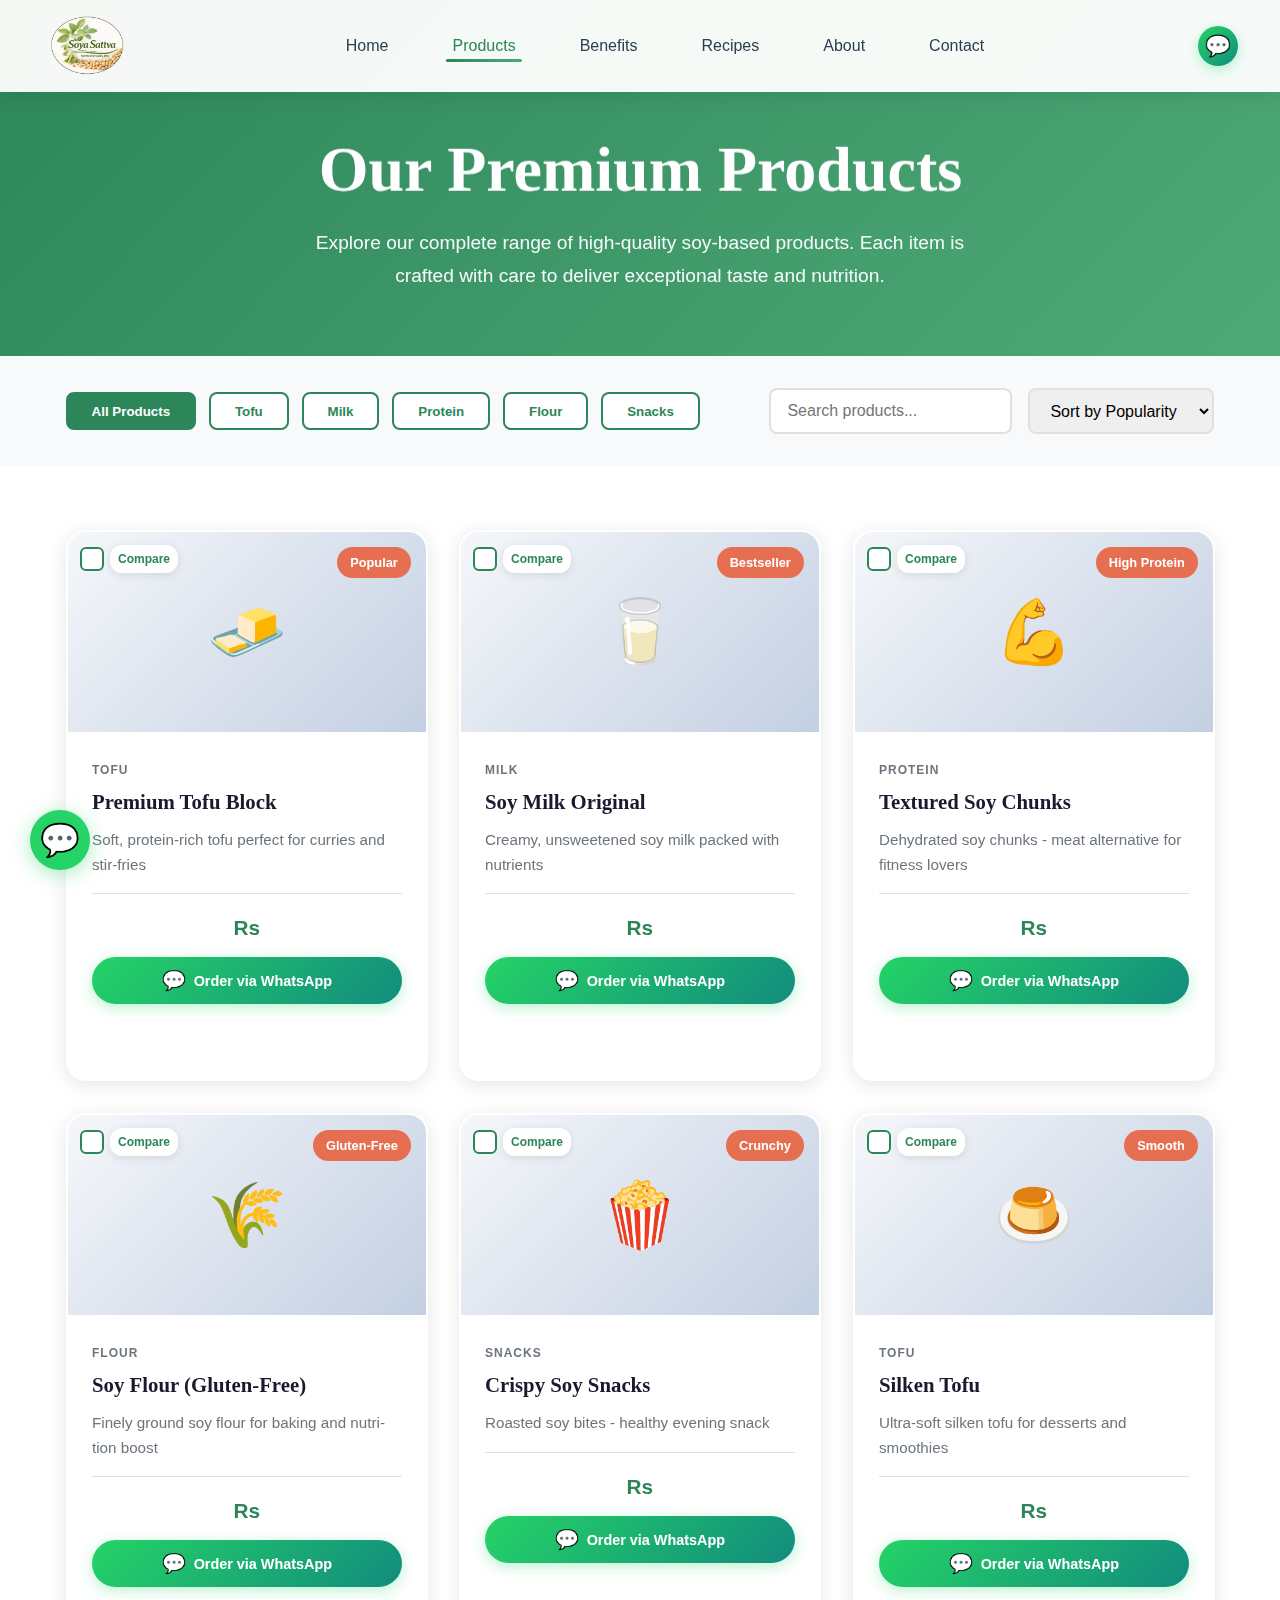
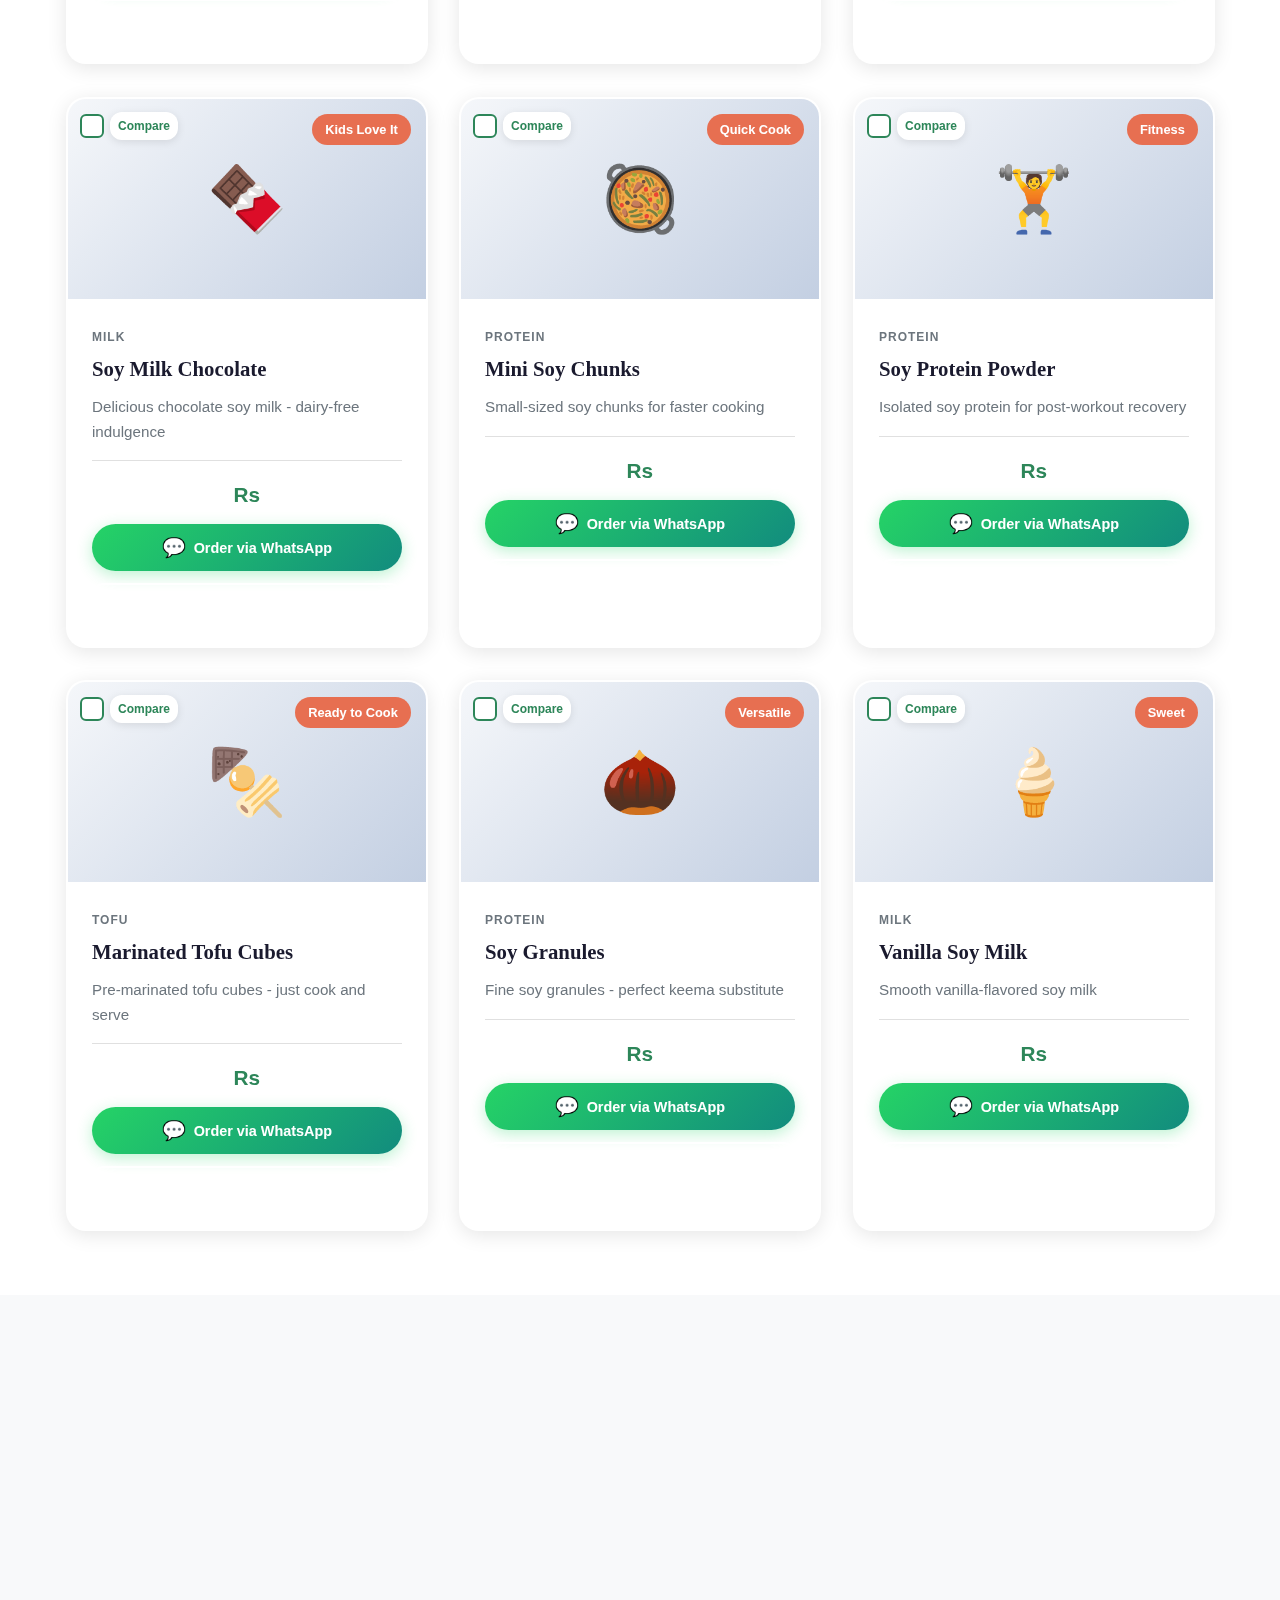
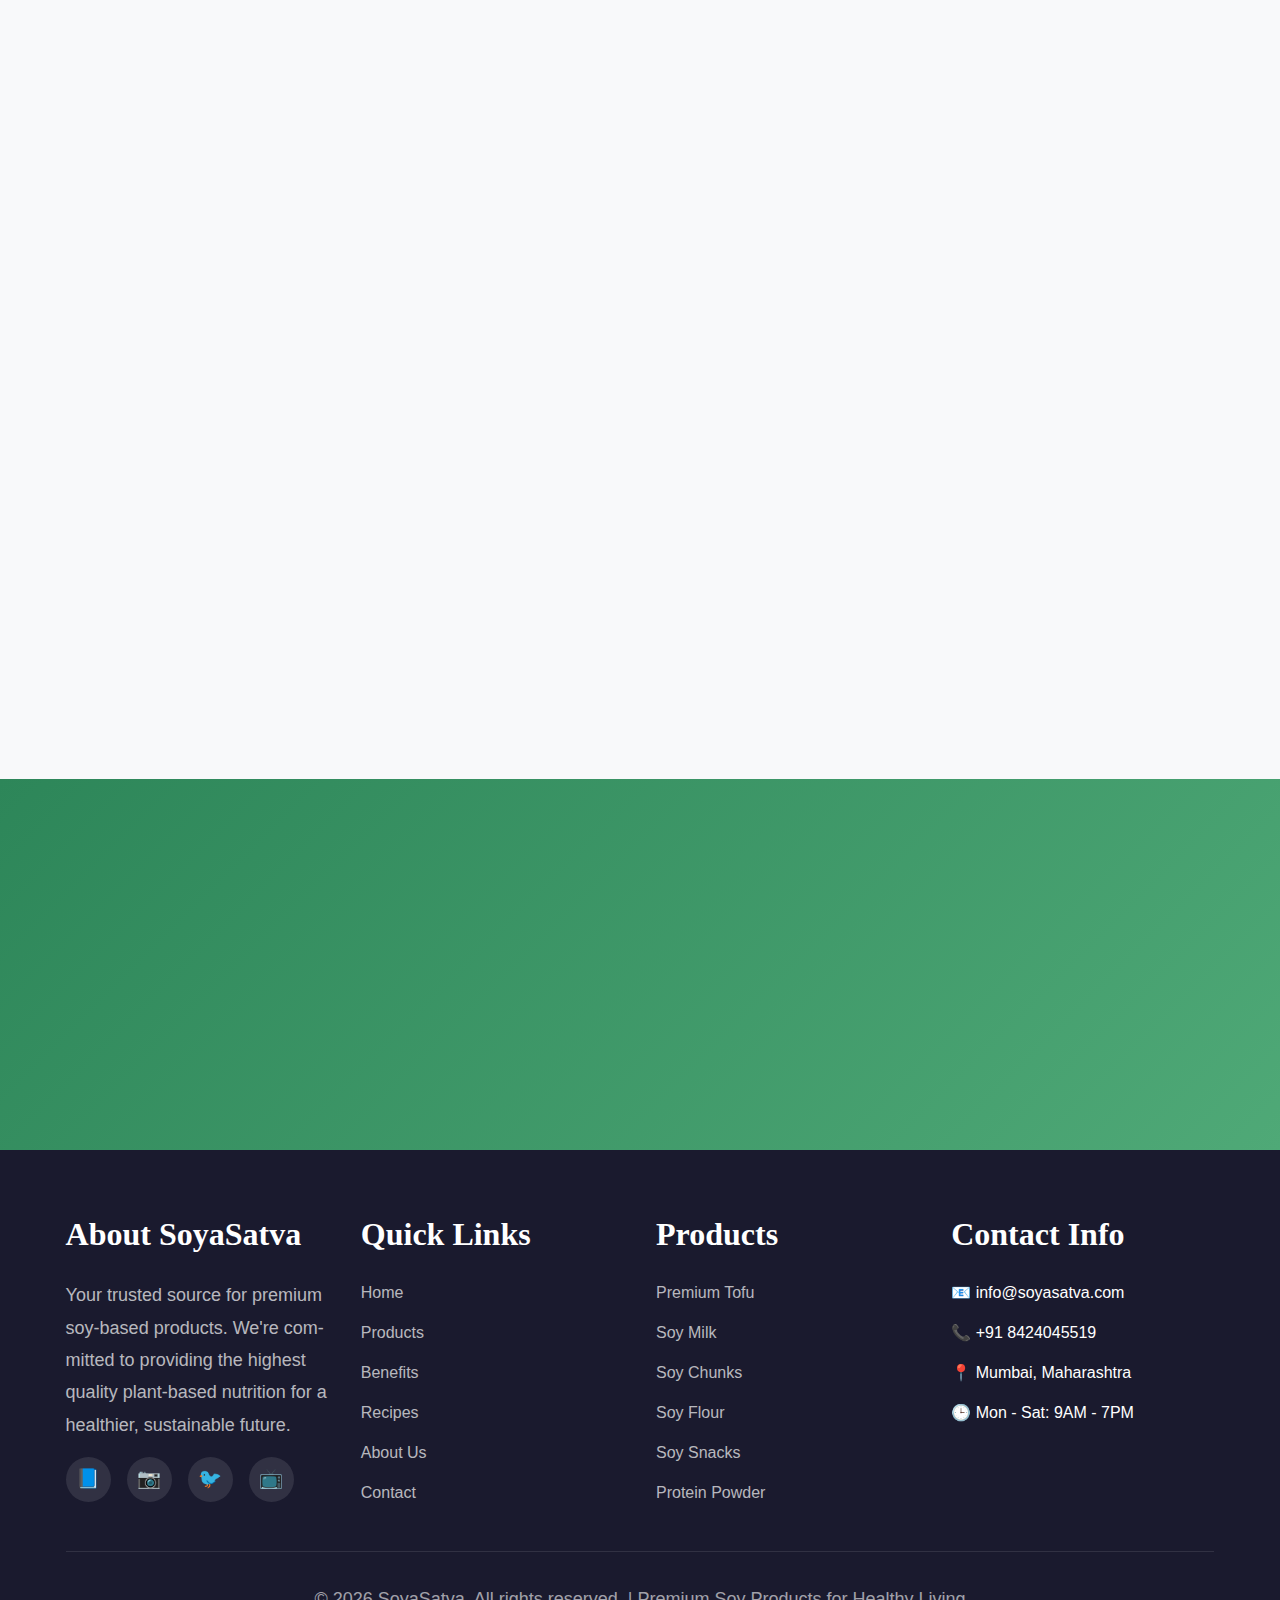
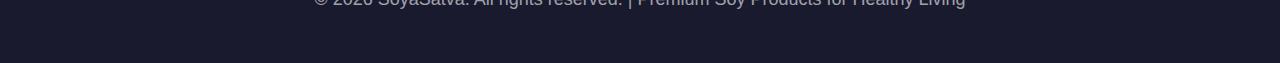
<file: products.html>
<!DOCTYPE html>
<html lang="en">
<head>
  <meta charset="UTF-8">
  <meta name="viewport" content="width=device-width, initial-scale=1.0">
  
  <!-- Primary Meta Tags -->
  <meta name="description" content="Browse our complete range of premium soy products - tofu, soy milk, protein chunks, flour, and healthy snacks. All products are non-GMO and packed with nutrition.">
  <meta name="keywords" content="buy tofu, soy milk online, soy protein, soy chunks, soy flour, healthy snacks, plant-based protein, vegetarian food">
  <title>Our Products - SoyaSatva | Premium Soy-Based Foods</title>
  
  <!-- Canonical URL -->
  <link rel="canonical" href="https://soyasatva.com/products.html">
  
  <!-- Open Graph / Facebook -->
  <meta property="og:type" content="website">
  <meta property="og:url" content="https://soyasatva.com/products.html">
  <meta property="og:title" content="Our Products - SoyaSatva | Premium Soy-Based Foods">
  <meta property="og:description" content="Browse our complete range of premium soy products including tofu, soy milk, protein chunks, and healthy snacks. Compare and shop now!">
  <meta property="og:image" content="https://soyasatva.com/images/products-og.jpg">
  <meta property="og:site_name" content="SoyaSatva">
  
  <!-- Twitter Card -->
  <meta name="twitter:card" content="summary_large_image">
  <meta name="twitter:url" content="https://soyasatva.com/products.html">
  <meta name="twitter:title" content="Our Products - SoyaSatva | Premium Soy-Based Foods">
  <meta name="twitter:description" content="Browse our complete range of premium soy products. Compare products and order online.">
  <meta name="twitter:image" content="https://soyasatva.com/images/products-twitter.jpg">
  
  <!-- Additional Meta Tags -->
  <meta name="robots" content="index, follow">
  
  <link rel="stylesheet" href="css/style.css">
  <link rel="stylesheet" href="css/animations.css">
  <link rel="stylesheet" href="css/effects.css">
  <link rel="stylesheet" href="css/premium.css">
  <link rel="stylesheet" href="css/compare.css">
  
  <!-- JSON-LD Schema: Product Collection -->
  <script type="application/ld+json">
  {
    "@context": "https://schema.org",
    "@type": "ItemList",
    "name": "SoyaSatva Products",
    "description": "Complete range of premium soy-based products",
    "numberOfItems": 12,
    "itemListElement": [
      {
        "@type": "Product",
        "position": 1,
        "name": "Premium Tofu Block",
        "description": "Soft, protein-rich tofu perfect for curries and stir-fries",
        "image": "https://soyasatva.com/images/tofu-block.jpg",
        "brand": {
          "@type": "Brand",
          "name": "SoyaSatva"
        },
        "offers": {
          "@type": "Offer",
          "price": "89",
          "priceCurrency": "INR",
          "availability": "https://schema.org/InStock",
          "url": "https://soyasatva.com/products.html#tofu-block"
        },
        "aggregateRating": {
          "@type": "AggregateRating",
          "ratingValue": "5",
          "reviewCount": "127"
        }
      },
      {
        "@type": "Product",
        "position": 2,
        "name": "Soy Milk Original",
        "description": "Creamy, unsweetened soy milk packed with nutrients",
        "image": "https://soyasatva.com/images/soy-milk.jpg",
        "brand": {
          "@type": "Brand",
          "name": "SoyaSatva"
        },
        "offers": {
          "@type": "Offer",
          "price": "65",
          "priceCurrency": "INR",
          "availability": "https://schema.org/InStock",
          "url": "https://soyasatva.com/products.html#soy-milk"
        },
        "aggregateRating": {
          "@type": "AggregateRating",
          "ratingValue": "5",
          "reviewCount": "203"
        }
      },
      {
        "@type": "Product",
        "position": 3,
        "name": "Textured Soy Chunks",
        "description": "Dehydrated soy chunks - meat alternative for fitness lovers",
        "image": "https://soyasatva.com/images/soy-chunks.jpg",
        "brand": {
          "@type": "Brand",
          "name": "SoyaSatva"
        },
        "offers": {
          "@type": "Offer",
          "price": "120",
          "priceCurrency": "INR",
          "availability": "https://schema.org/InStock",
          "url": "https://soyasatva.com/products.html#soy-chunks"
        },
        "aggregateRating": {
          "@type": "AggregateRating",
          "ratingValue": "4",
          "reviewCount": "95"
        }
      },
      {
        "@type": "Product",
        "position": 4,
        "name": "Soy Protein Powder",
        "description": "Isolated soy protein for post-workout recovery",
        "image": "https://soyasatva.com/images/protein-powder.jpg",
        "brand": {
          "@type": "Brand",
          "name": "SoyaSatva"
        },
        "offers": {
          "@type": "Offer",
          "price": "450",
          "priceCurrency": "INR",
          "availability": "https://schema.org/InStock",
          "url": "https://soyasatva.com/products.html#protein-powder"
        },
        "aggregateRating": {
          "@type": "AggregateRating",
          "ratingValue": "5",
          "reviewCount": "156"
        }
      }
    ]
  }
  </script>
</head>
<body class="loading">
  
  <div class="page-loader">
    <div class="loader-spinner"></div>
  </div>

  <nav class="navbar">
    <div class="nav-container">
      <a href="index.html" class="logo">
        <img src="images/logo.png" alt="SoyaSatva Logo" class="logo-image">
      </a>
      
      <ul class="nav-menu">
        <li><a href="index.html" class="nav-link">Home</a></li>
        <li><a href="products.html" class="nav-link">Products</a></li>
        <li><a href="benefits.html" class="nav-link">Benefits</a></li>
        <li><a href="recipes.html" class="nav-link">Recipes</a></li>
        <li><a href="about.html" class="nav-link">About</a></li>
        <li><a href="contact.html" class="nav-link">Contact</a></li>
      </ul>
      
      <a href="#" onclick="openWhatsAppInquiry(); return false;" class="whatsapp-nav-btn" title="Chat on WhatsApp" aria-label="Chat on WhatsApp">💬</a>
      
      <div class="mobile-toggle">
        <span></span>
        <span></span>
        <span></span>
      </div>
    </div>
  </nav>

  <!-- Page Header -->
  <section style="background: var(--gradient-primary); color: white; padding: 8rem 0 4rem; text-align: center;">
    <div class="container">
      <h1 class="animate-fadeInUp" style="color: white; margin-bottom: 1rem;">Our Premium Products</h1>
      <p class="animate-fadeInUp stagger-2" style="font-size: 1.2rem; max-width: 700px; margin: 0 auto; opacity: 0.95;">
        Explore our complete range of high-quality soy-based products. Each item is crafted with care 
        to deliver exceptional taste and nutrition.
      </p>
    </div>
  </section>

  <!-- Filters and Search -->
  <section class="bg-light" style="padding: 2rem 0;">
    <div class="container">
      <div style="display: flex; flex-wrap: wrap; gap: 1.5rem; align-items: center; justify-content: space-between;">
        <!-- Category Filters -->
        <div style="display: flex; flex-wrap: wrap; gap: 0.8rem;">
          <button class="filter-btn active" data-category="all" style="padding: 0.6rem 1.5rem; border: 2px solid var(--primary); background: var(--primary); color: white; border-radius: var(--radius-sm); cursor: pointer; font-weight: 600; transition: var(--transition);">
            All Products
          </button>
          <button class="filter-btn" data-category="tofu" style="padding: 0.6rem 1.5rem; border: 2px solid var(--primary); background: white; color: var(--primary); border-radius: var(--radius-sm); cursor: pointer; font-weight: 600; transition: var(--transition);">
            Tofu
          </button>
          <button class="filter-btn" data-category="milk" style="padding: 0.6rem 1.5rem; border: 2px solid var(--primary); background: white; color: var(--primary); border-radius: var(--radius-sm); cursor: pointer; font-weight: 600; transition: var(--transition);">
            Milk
          </button>
          <button class="filter-btn" data-category="protein" style="padding: 0.6rem 1.5rem; border: 2px solid var(--primary); background: white; color: var(--primary); border-radius: var(--radius-sm); cursor: pointer; font-weight: 600; transition: var(--transition);">
            Protein
          </button>
          <button class="filter-btn" data-category="flour" style="padding: 0.6rem 1.5rem; border: 2px solid var(--primary); background: white; color: var(--primary); border-radius: var(--radius-sm); cursor: pointer; font-weight: 600; transition: var(--transition);">
            Flour
          </button>
          <button class="filter-btn" data-category="snacks" style="padding: 0.6rem 1.5rem; border: 2px solid var(--primary); background: white; color: var(--primary); border-radius: var(--radius-sm); cursor: pointer; font-weight: 600; transition: var(--transition);">
            Snacks
          </button>
        </div>
        
        <!-- Search and Sort -->
        <div style="display: flex; gap: 1rem; flex-wrap: wrap;">
          <input 
            type="text" 
            id="productSearch" 
            placeholder="Search products..." 
            style="padding: 0.7rem 1rem; border: 2px solid var(--border); border-radius: var(--radius-sm); font-size: 1rem; min-width: 200px;"
          />
          <select id="productSort" style="padding: 0.7rem 1rem; border: 2px solid var(--border); border-radius: var(--radius-sm); font-size: 1rem; cursor: pointer;">
            <option value="popularity">Sort by Popularity</option>
            <option value="price-low">Price: Low to High</option>
            <option value="price-high">Price: High to Low</option>
            <option value="name">Name: A to Z</option>
          </select>
        </div>
      </div>
    </div>
  </section>

  <!-- Products Grid -->
  <section class="bg-white">
    <div class="container">
      <div id="productGrid" class="grid grid-3">
        <!-- Products will be dynamically loaded via JavaScript -->
      </div>
    </div>
  </section>

  <!-- Product Modal -->
  <div id="productModal" class="modal">
    <div class="modal-content gradient-border glass-card">
      <div class="modal-header">
        <h2 class="modal-title" id="modalProductName">Product Name</h2>
        <button class="modal-close" onclick="closeProductModal()">&times;</button>
      </div>
      <div class="modal-body">
        <div style="text-align: center; margin-bottom: 2rem;">
          <div style="font-size: 6rem; margin-bottom: 1rem;" id="modalProductEmoji">🧈</div>
          <span style="display: inline-block; padding: 0.4rem 1rem; background: var(--primary-light); color: white; border-radius: 20px; font-size: 0.85rem; font-weight: 600; text-transform: uppercase;" id="modalProductCategory">Category</span>
        </div>
        
        <div style="margin-bottom: 2rem;">
          <h3 style="color: var(--primary); font-size: 2rem; text-align: center; margin-bottom: 0.5rem;" id="modalProductPrice">₹99</h3>
        </div>
        
        <div style="margin-bottom: 1.5rem;">
          <h4 style="color: var(--dark); margin-bottom: 0.5rem;">Description</h4>
          <p id="modalProductDesc" style="color: var(--text-light); line-height: 1.7;"></p>
        </div>
        
        <div style="margin-bottom: 1.5rem;">
          <h4 style="color: var(--dark); margin-bottom: 0.5rem;">Nutritional Highlights</h4>
          <p id="modalProductNutrition" style="color: var(--text-light); line-height: 1.7;"></p>
        </div>
        
        <div style="margin-bottom: 2rem;">
          <h4 style="color: var(--dark); margin-bottom: 0.5rem;">Usage Ideas</h4>
          <p id="modalProductUsage" style="color: var(--text-light); line-height: 1.7;"></p>
        </div>
        
        <div style="display: flex; gap: 1rem; justify-content: center; flex-wrap: wrap;">
          <button onclick="orderViaWhatsApp(document.getElementById('modalProductName').textContent)" class="btn btn-accent whatsapp-btn hover-glow">
            <span class="whatsapp-btn-icon">💬</span>
            Order via WhatsApp
          </button>
          <button onclick="addToInquiry()" class="btn btn-primary">Add to Inquiry</button>
          <a href="contact.html" class="btn btn-secondary">Contact Us</a>
        </div>
      </div>
    </div>
  </div>

  <!-- Additional Info Section -->
  <section class="bg-light">
    <div class="container">
      <div class="section-header reveal">
        <h2 class="section-title">What Else We Offer</h2>
      </div>
      
      <div class="grid grid-3">
        <div class="card reveal">
          <div style="font-size: 3rem; margin-bottom: 1rem; text-align: center;">📦</div>
          <h3 class="card-title" style="text-align: center;">Bulk Supply</h3>
          <p class="card-text" style="text-align: center;">
            Need products in large quantities? We offer competitive pricing for bulk orders. 
            Perfect for restaurants, cafes, and catering businesses.
          </p>
        </div>
        
        <div class="card reveal stagger-2">
          <div style="font-size: 3rem; margin-bottom: 1rem; text-align: center;">🤝</div>
          <h3 class="card-title" style="text-align: center;">B2B Wholesale</h3>
          <p class="card-text" style="text-align: center;">
            Partner with us for wholesale distribution. Exclusive rates and dedicated support 
            for business partners. Contact us for partnership opportunities.
          </p>
        </div>
        
        <div class="card reveal stagger-3">
          <div style="font-size: 3rem; margin-bottom: 1rem; text-align: center;">🔄</div>
          <h3 class="card-title" style="text-align: center;">Subscriptions</h3>
          <p class="card-text" style="text-align: center;">
            Never run out of your favorites! Subscribe for regular deliveries and enjoy 
            special discounts. Flexible plans to suit your needs.
          </p>
        </div>
        
        <div class="card reveal">
          <div style="font-size: 3rem; margin-bottom: 1rem; text-align: center;">🚚</div>
          <h3 class="card-title" style="text-align: center;">Home Delivery</h3>
          <p class="card-text" style="text-align: center;">
            Fresh products delivered right to your doorstep. Fast, reliable delivery across 
            major cities. Cold chain maintained for freshness.
          </p>
        </div>
        
        <div class="card reveal stagger-2">
          <div style="font-size: 3rem; margin-bottom: 1rem; text-align: center;">⭐</div>
          <h3 class="card-title" style="text-align: center;">Custom Tofu</h3>
          <p class="card-text" style="text-align: center;">
            Need specific firmness or flavor? We can customize tofu preparations to meet 
            your exact requirements. Perfect for chefs and food businesses.
          </p>
        </div>
        
        <div class="card reveal stagger-3">
          <div style="font-size: 3rem; margin-bottom: 1rem; text-align: center;">❄️</div>
          <h3 class="card-title" style="text-align: center;">Storage Tips</h3>
          <p class="card-text" style="text-align: center;">
            <strong>Tofu:</strong> Keep refrigerated in water, change water daily. Use within 5 days.<br>
            <strong>Soy Chunks:</strong> Store in airtight container in cool, dry place for months.
          </p>
        </div>
      </div>
    </div>
  </section>

  <!-- CTA -->
  <section style="background: var(--gradient-primary); color: white; text-align: center; padding: 5rem 0;">
    <div class="container reveal">
      <h2 style="color: white; margin-bottom: 1rem;">Have Questions About Our Products?</h2>
      <p style="font-size: 1.1rem; margin-bottom: 2rem; opacity: 0.95;">
        Our team is here to help you choose the perfect products for your needs.
      </p>
      <a href="contact.html" class="btn btn-primary">Contact Us Today</a>
    </div>
  </section>

  <footer class="footer">
    <div class="container">
      <div class="footer-content">
        <div class="footer-section">
          <h3>About SoyaSatva</h3>
          <p style="color: rgba(255, 255, 255, 0.7); line-height: 1.8;">
            Your trusted source for premium soy-based products. We're committed to providing 
            the highest quality plant-based nutrition for a healthier, sustainable future.
          </p>
          <div class="social-links">
            <a href="#" class="social-link" aria-label="Facebook">📘</a>
            <a href="#" class="social-link" aria-label="Instagram">📷</a>
            <a href="#" class="social-link" aria-label="Twitter">🐦</a>
            <a href="#" class="social-link" aria-label="YouTube">📺</a>
          </div>
        </div>
        
        <div class="footer-section">
          <h3>Quick Links</h3>
          <ul class="footer-links">
            <li><a href="index.html">Home</a></li>
            <li><a href="products.html">Products</a></li>
            <li><a href="benefits.html">Benefits</a></li>
            <li><a href="recipes.html">Recipes</a></li>
            <li><a href="about.html">About Us</a></li>
            <li><a href="contact.html">Contact</a></li>
          </ul>
        </div>
        
        <div class="footer-section">
          <h3>Products</h3>
          <ul class="footer-links">
            <li><a href="products.html">Premium Tofu</a></li>
            <li><a href="products.html">Soy Milk</a></li>
            <li><a href="products.html">Soy Chunks</a></li>
            <li><a href="products.html">Soy Flour</a></li>
            <li><a href="products.html">Soy Snacks</a></li>
            <li><a href="products.html">Protein Powder</a></li>
          </ul>
        </div>
        
        <div class="footer-section">
          <h3>Contact Info</h3>
          <ul class="footer-links">
            <li>📧 info@soyasatva.com</li>
            <li>📞 +91 8424045519</li>
            <li>📍 Mumbai, Maharashtra</li>
            <li>🕒 Mon - Sat: 9AM - 7PM</li>
          </ul>
        </div>
      </div>
      
      <div class="footer-bottom">
        <p>&copy; 2026 SoyaSatva. All rights reserved. | Premium Soy Products for Healthy Living</p>
      </div>
    </div>
  </footer>

  <a href="https://wa.me/918424045519" class="whatsapp-float" target="_blank" aria-label="Contact us on WhatsApp">
    💬
  </a>

  <script src="js/main.js"></script>
  <script src="js/effects.js"></script>
  <script src="js/products.js"></script>
  <script src="js/premium.js"></script>
  <script src="js/compare.js"></script>
  
  <style>
    .filter-btn:hover,
    .filter-btn.active {
      background: var(--primary) !important;
      color: white !important;
    }
    
    .no-products {
      text-align: center;
      padding: 3rem;
      font-size: 1.2rem;
      color: var(--text-light);
    }
  </style>
</body>
</html>
</file>
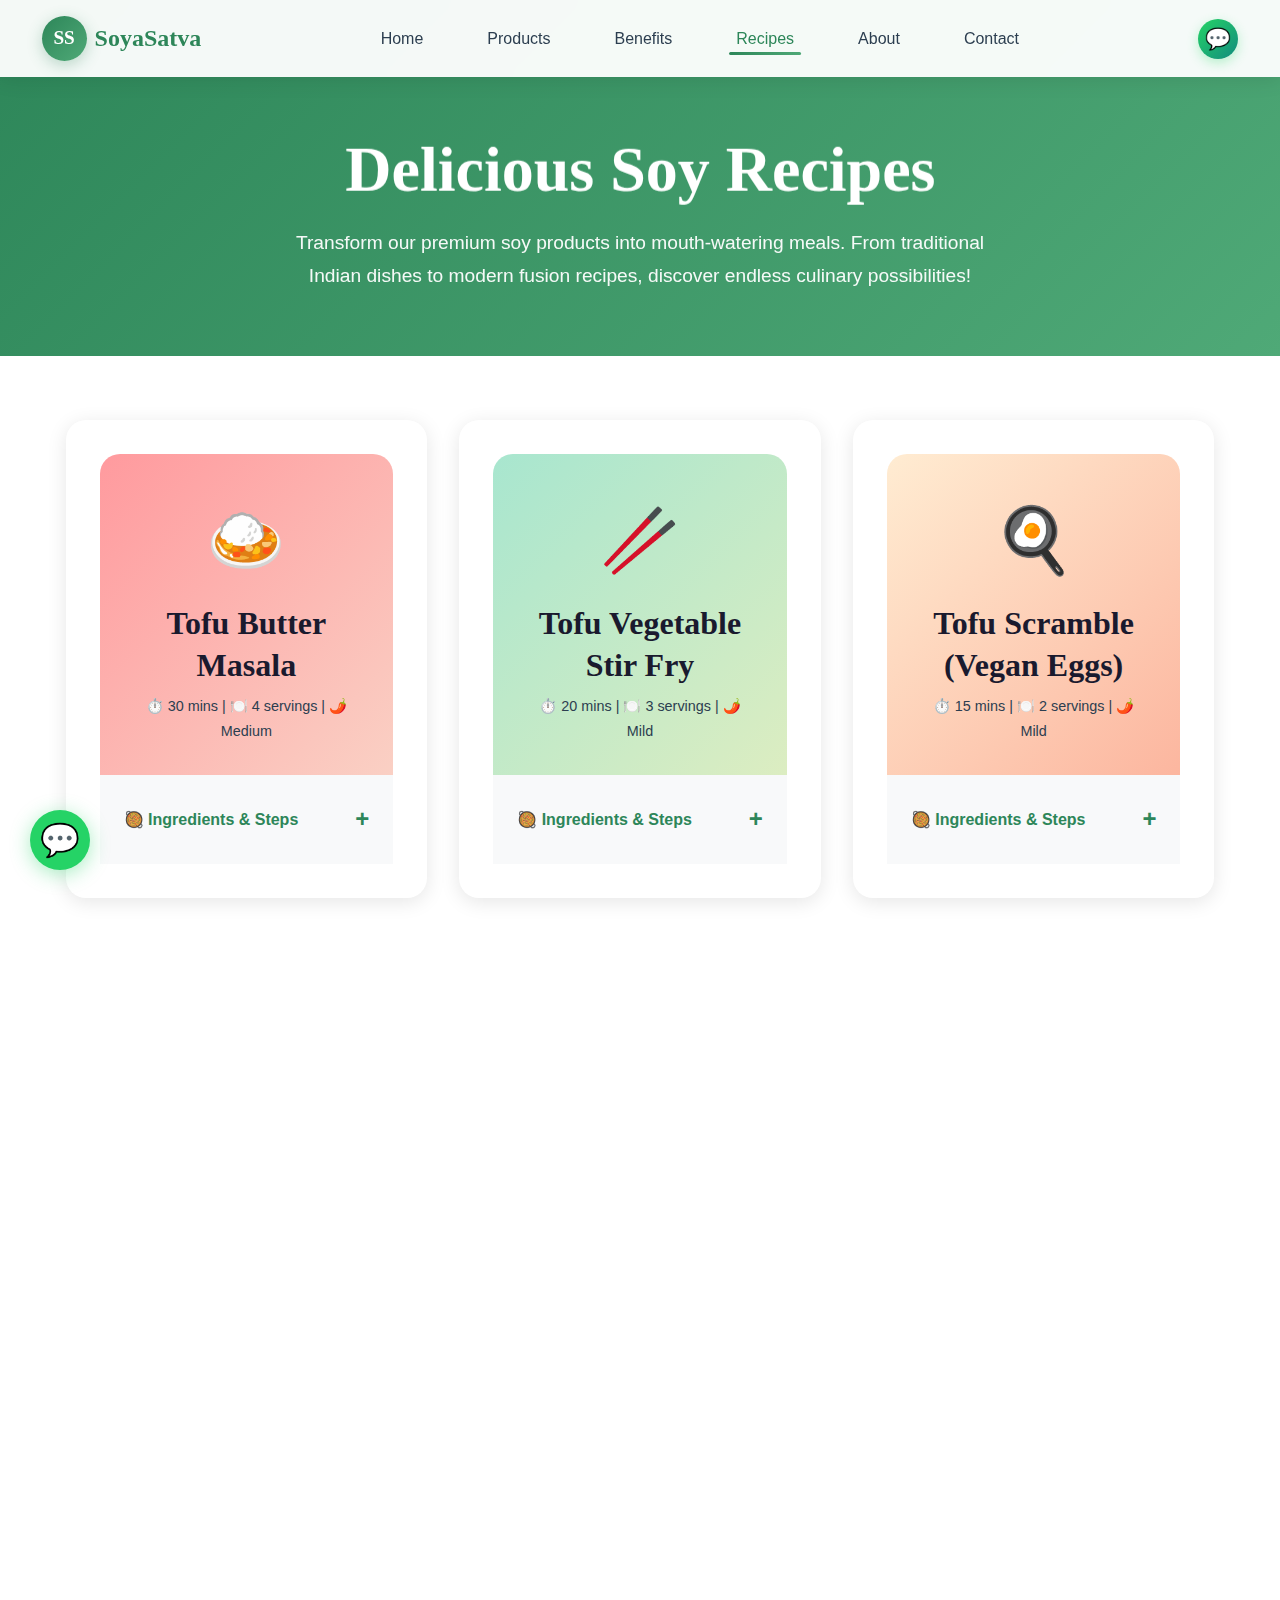
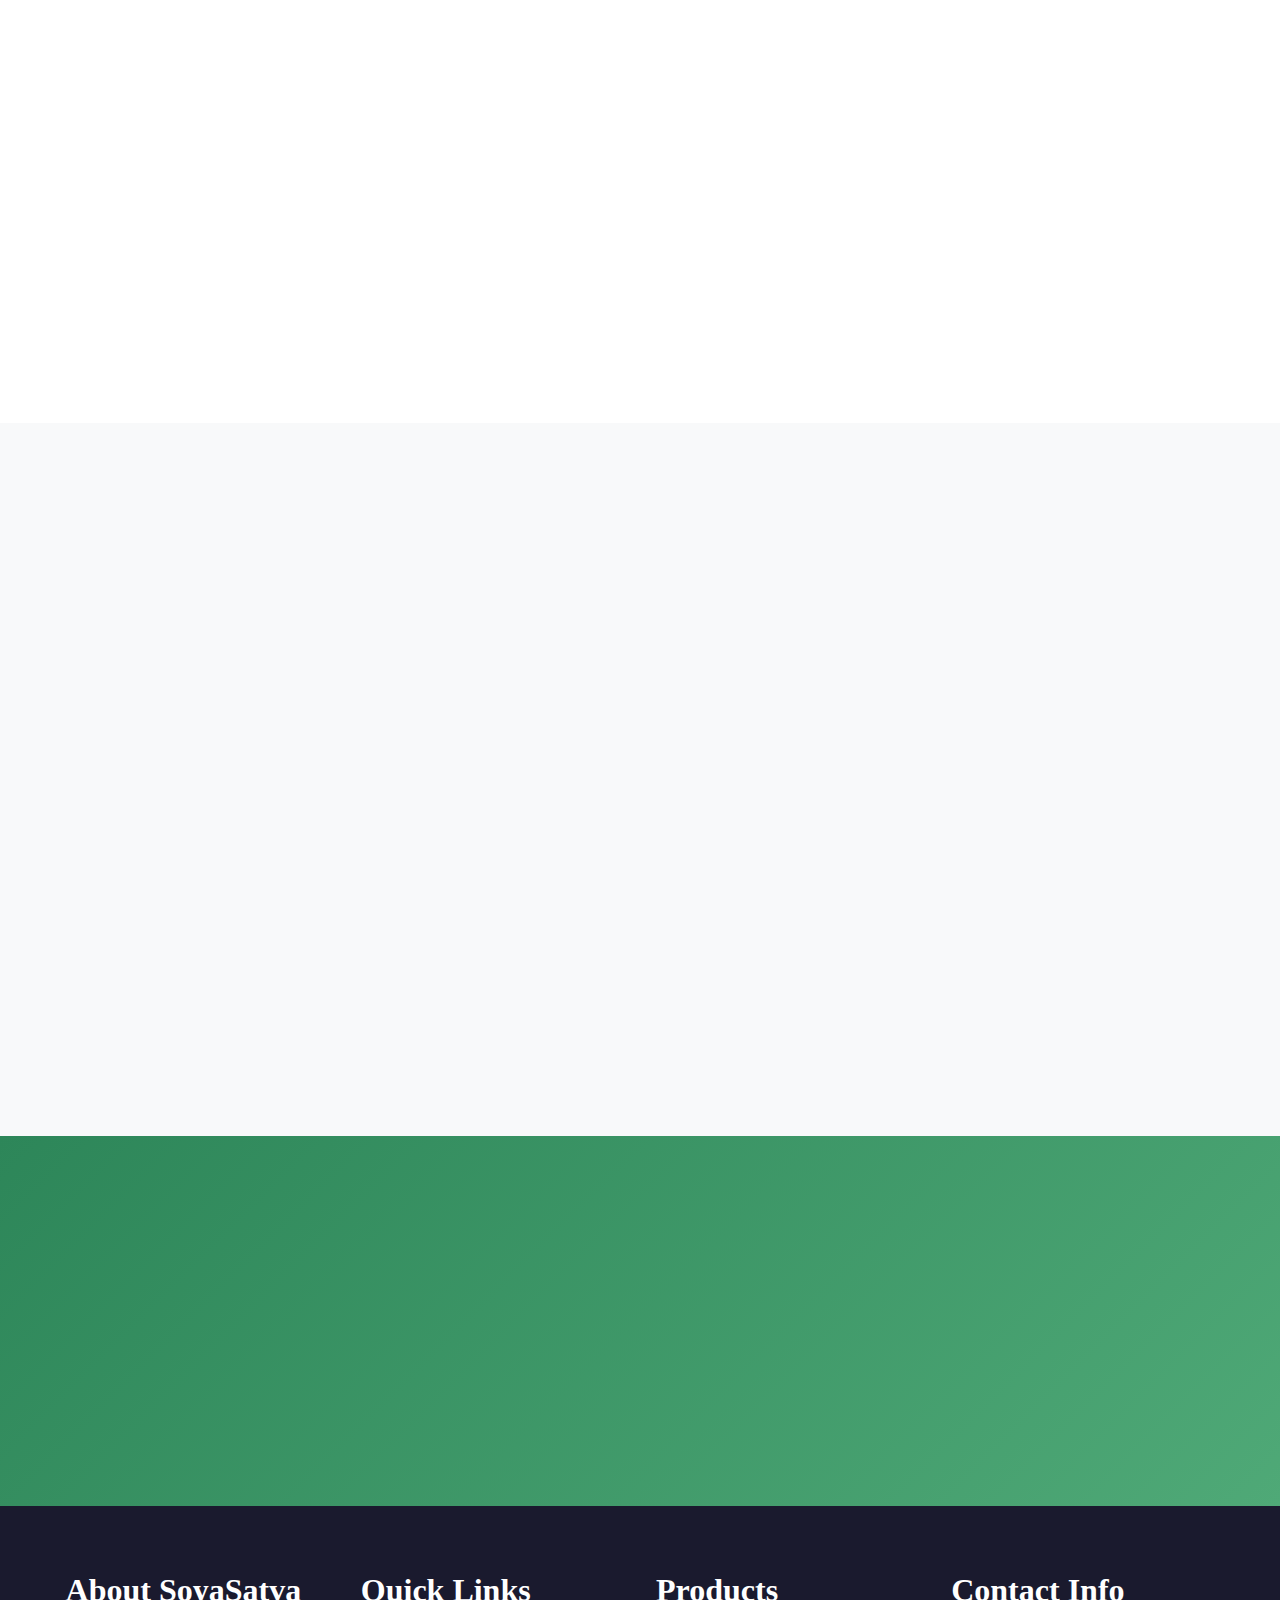
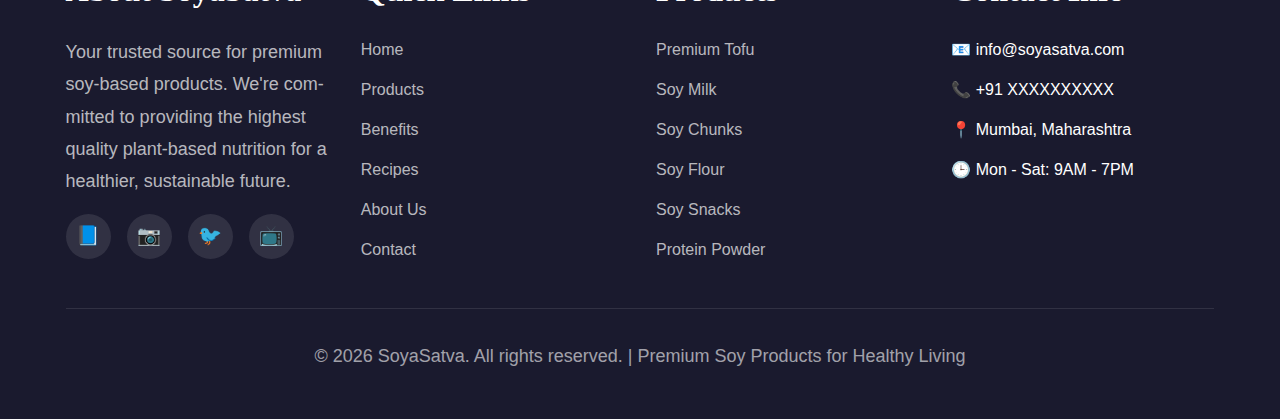
<file: recipes.html>
<!DOCTYPE html>
<html lang="en">
<head>
  <meta charset="UTF-8">
  <meta name="viewport" content="width=device-width, initial-scale=1.0">
  <meta name="description" content="Delicious and healthy soy-based recipes. Learn how to cook tofu curry, soy milk smoothies, soy chunks biryani, and more easy vegetarian recipes.">
  <meta name="keywords" content="tofu recipes, soy recipes, vegetarian recipes, cooking tips, healthy meals">
  <title>Soy Recipes & Cooking Tips - SoyaSatva | Easy Vegetarian Meals</title>
  
  <link rel="stylesheet" href="css/style.css">
  <link rel="stylesheet" href="css/animations.css">
  <link rel="stylesheet" href="css/effects.css">
</head>
<body class="loading">
  
  <div class="page-loader">
    <div class="loader-spinner"></div>
  </div>

  <nav class="navbar">
    <div class="nav-container">
      <a href="index.html" class="logo">
        <div class="logo-icon">SS</div>
        <span>SoyaSatva</span>
      </a>
      
      <ul class="nav-menu">
        <li><a href="index.html" class="nav-link">Home</a></li>
        <li><a href="products.html" class="nav-link">Products</a></li>
        <li><a href="benefits.html" class="nav-link">Benefits</a></li>
        <li><a href="recipes.html" class="nav-link">Recipes</a></li>
        <li><a href="about.html" class="nav-link">About</a></li>
        <li><a href="contact.html" class="nav-link">Contact</a></li>
      </ul>
      
      <a href="#" onclick="openWhatsAppInquiry(); return false;" class="whatsapp-nav-btn" title="Chat on WhatsApp" aria-label="Chat on WhatsApp">💬</a>
      
      <div class="mobile-toggle">
        <span></span>
        <span></span>
        <span></span>
      </div>
    </div>
  </nav>

  <section style="background: var(--gradient-primary); color: white; padding: 8rem 0 4rem; text-align: center;">
    <div class="container">
      <h1 class="animate-fadeInUp" style="color: white; margin-bottom: 1rem;">Delicious Soy Recipes</h1>
      <p class="animate-fadeInUp stagger-2" style="font-size: 1.2rem; max-width: 700px; margin: 0 auto; opacity: 0.95;">
        Transform our premium soy products into mouth-watering meals. From traditional Indian dishes 
        to modern fusion recipes, discover endless culinary possibilities!
      </p>
    </div>
  </section>

  <!-- Recipes Grid -->
  <section class="bg-white">
    <div class="container">
      <div class="grid grid-2">
        
        <!-- Recipe 1: Tofu Butter Masala -->
        <div class="card reveal hover-lift">
          <div style="background: linear-gradient(135deg, #ff9a9e 0%, #fad0c4 100%); padding: 2rem; border-radius: var(--radius-lg) var(--radius-lg) 0 0; text-align: center;">
            <div style="font-size: 4rem; margin-bottom: 0.5rem;">🍛</div>
            <h3 style="color: var(--dark); margin: 0;">Tofu Butter Masala</h3>
            <p style="margin: 0.5rem 0 0; color: var(--text-dark); font-size: 0.9rem;">⏱️ 30 mins | 🍽️ 4 servings | 🌶️ Medium</p>
          </div>
          <div class="faq-item" style="border: none;">
            <div class="faq-question" style="padding: 1.5rem; cursor: pointer; background: var(--light); font-weight: 600; color: var(--primary); display: flex; justify-content: space-between; align-items: center;">
              <span>🥘 Ingredients & Steps</span>
              <span style="font-size: 1.5rem;">+</span>
            </div>
            <div class="faq-answer" style="padding: 0 1.5rem; max-height: 0; overflow: hidden; transition: max-height 0.3s ease;">
              <div style="padding: 1.5rem 0;">
                <h4 style="color: var(--primary); margin-bottom: 1rem;">Ingredients:</h4>
                <ul style="margin-bottom: 1.5rem; line-height: 2;">
                  <li>400g firm tofu, cubed</li>
                  <li>2 tbsp butter or oil</li>
                  <li>1 cup tomato puree</li>
                  <li>1/2 cup cream</li>
                  <li>2 tsp ginger-garlic paste</li>
                  <li>1 tsp garam masala</li>
                  <li>1 tsp kashmiri red chili</li>
                  <li>Salt to taste</li>
                  <li>Fresh coriander for garnish</li>
                </ul>
                <h4 style="color: var(--primary); margin-bottom: 1rem;">Steps:</h4>
                <ol style="line-height: 2;">
                  <li>Pan-fry tofu cubes until golden. Set aside.</li>
                  <li>Heat butter, add ginger-garlic paste, cook 1 min.</li>
                  <li>Add tomato puree, spices. Cook 10 mins until thick.</li>
                  <li>Stir in cream, simmer 3-4 mins.</li>
                  <li>Add fried tofu, mix gently. Cook 2 mins.</li>
                  <li>Garnish with coriander. Serve hot with naan or rice!</li>
                </ol>
              </div>
            </div>
          </div>
        </div>

        <!-- Recipe 2: Tofu Stir Fry -->
        <div class="card reveal hover-lift">
          <div style="background: linear-gradient(135deg, #a8e6cf 0%, #dcedc1 100%); padding: 2rem; border-radius: var(--radius-lg) var(--radius-lg) 0 0; text-align: center;">
            <div style="font-size: 4rem; margin-bottom: 0.5rem;">🥢</div>
            <h3 style="color: var(--dark); margin: 0;">Tofu Vegetable Stir Fry</h3>
            <p style="margin: 0.5rem 0 0; color: var(--text-dark); font-size: 0.9rem;">⏱️ 20 mins | 🍽️ 3 servings | 🌶️ Mild</p>
          </div>
          <div class="faq-item" style="border: none;">
            <div class="faq-question" style="padding: 1.5rem; cursor: pointer; background: var(--light); font-weight: 600; color: var(--primary); display: flex; justify-content: space-between; align-items: center;">
              <span>🥘 Ingredients & Steps</span>
              <span style="font-size: 1.5rem;">+</span>
            </div>
            <div class="faq-answer" style="padding: 0 1.5rem; max-height: 0; overflow: hidden; transition: max-height 0.3s ease;">
              <div style="padding: 1.5rem 0;">
                <h4 style="color: var(--primary); margin-bottom: 1rem;">Ingredients:</h4>
                <ul style="margin-bottom: 1.5rem; line-height: 2;">
                  <li>300g firm tofu, cubed</li>
                  <li>2 cups mixed vegetables (bell peppers, broccoli, carrots)</li>
                  <li>2 tbsp soy sauce</li>
                  <li>1 tbsp sesame oil</li>
                  <li>2 cloves garlic, minced</li>
                  <li>1 tsp ginger, grated</li>
                  <li>1 tbsp cornstarch (optional)</li>
                  <li>Sesame seeds for garnish</li>
                </ul>
                <h4 style="color: var(--primary); margin-bottom: 1rem;">Steps:</h4>
                <ol style="line-height: 2;">
                  <li>Coat tofu with cornstarch, pan-fry until crispy. Set aside.</li>
                  <li>Heat sesame oil in wok, add garlic and ginger.</li>
                  <li>Toss in vegetables, stir-fry on high heat 3-4 mins.</li>
                  <li>Add soy sauce, stir well.</li>
                  <li>Add tofu back, mix gently for 2 mins.</li>
                  <li>Sprinkle sesame seeds. Serve over rice or noodles!</li>
                </ol>
              </div>
            </div>
          </div>
        </div>

        <!-- Recipe 3: Tofu Scramble -->
        <div class="card reveal hover-lift">
          <div style="background: linear-gradient(135deg, #ffecd2 0%, #fcb69f 100%); padding: 2rem; border-radius: var(--radius-lg) var(--radius-lg) 0 0; text-align: center;">
            <div style="font-size: 4rem; margin-bottom: 0.5rem;">🍳</div>
            <h3 style="color: var(--dark); margin: 0;">Tofu Scramble (Vegan Eggs)</h3>
            <p style="margin: 0.5rem 0 0; color: var(--text-dark); font-size: 0.9rem;">⏱️ 15 mins | 🍽️ 2 servings | 🌶️ Mild</p>
          </div>
          <div class="faq-item" style="border: none;">
            <div class="faq-question" style="padding: 1.5rem; cursor: pointer; background: var(--light); font-weight: 600; color: var(--primary); display: flex; justify-content: space-between; align-items: center;">
              <span>🥘 Ingredients & Steps</span>
              <span style="font-size: 1.5rem;">+</span>
            </div>
            <div class="faq-answer" style="padding: 0 1.5rem; max-height: 0; overflow: hidden; transition: max-height 0.3s ease;">
              <div style="padding: 1.5rem 0;">
                <h4 style="color: var(--primary); margin-bottom: 1rem;">Ingredients:</h4>
                <ul style="margin-bottom: 1.5rem; line-height: 2;">
                  <li>250g firm tofu, crumbled</li>
                  <li>1/2 tsp turmeric powder</li>
                  <li>1/4 tsp black pepper</li>
                  <li>1 onion, diced</li>
                  <li>1 tomato, diced</li>
                  <li>2 tbsp nutritional yeast (optional)</li>
                  <li>Salt to taste</li>
                  <li>Fresh herbs (parsley or cilantro)</li>
                </ul>
                <h4 style="color: var(--primary); margin-bottom: 1rem;">Steps:</h4>
                <ol style="line-height: 2;">
                  <li>Heat oil in pan, sauté onions until translucent.</li>
                  <li>Add crumbled tofu, turmeric, pepper, salt. Mix well.</li>
                  <li>Cook 5-7 mins, stirring occasionally.</li>
                  <li>Add tomatoes, cook until soft.</li>
                  <li>Sprinkle nutritional yeast for cheesy flavor.</li>
                  <li>Garnish with herbs. Perfect protein-packed breakfast!</li>
                </ol>
              </div>
            </div>
          </div>
        </div>

        <!-- Recipe 4: Soy Milk Smoothie -->
        <div class="card reveal hover-lift">
          <div style="background: linear-gradient(135deg, #fbc2eb 0%, #a6c1ee 100%); padding: 2rem; border-radius: var(--radius-lg) var(--radius-lg) 0 0; text-align: center;">
            <div style="font-size: 4rem; margin-bottom: 0.5rem;">🥤</div>
            <h3 style="color: var(--dark); margin: 0;">Berry Protein Soy Smoothie</h3>
            <p style="margin: 0.5rem 0 0; color: var(--text-dark); font-size: 0.9rem;">⏱️ 5 mins | 🍽️ 2 servings | 🌶️ Sweet</p>
          </div>
          <div class="faq-item" style="border: none;">
            <div class="faq-question" style="padding: 1.5rem; cursor: pointer; background: var(--light); font-weight: 600; color: var(--primary); display: flex; justify-content: space-between; align-items: center;">
              <span>🥘 Ingredients & Steps</span>
              <span style="font-size: 1.5rem;">+</span>
            </div>
            <div class="faq-answer" style="padding: 0 1.5rem; max-height: 0; overflow: hidden; transition: max-height 0.3s ease;">
              <div style="padding: 1.5rem 0;">
                <h4 style="color: var(--primary); margin-bottom: 1rem;">Ingredients:</h4>
                <ul style="margin-bottom: 1.5rem; line-height: 2;">
                  <li>2 cups soy milk (chilled)</li>
                  <li>1 cup mixed berries (frozen)</li>
                  <li>1 banana</li>
                  <li>2 tbsp soy protein powder (optional)</li>
                  <li>1 tbsp honey or maple syrup</li>
                  <li>1/2 tsp vanilla extract</li>
                  <li>Ice cubes (optional)</li>
                </ul>
                <h4 style="color: var(--primary); margin-bottom: 1rem;">Steps:</h4>
                <ol style="line-height: 2;">
                  <li>Add all ingredients to a blender.</li>
                  <li>Blend on high speed until smooth and creamy.</li>
                  <li>Taste and adjust sweetness if needed.</li>
                  <li>Pour into glasses.</li>
                  <li>Top with fresh berries or granola.</li>
                  <li>Enjoy immediately as a nutritious breakfast or post-workout drink!</li>
                </ol>
              </div>
            </div>
          </div>
        </div>

        <!-- Recipe 5: Soy Chunks Pulao -->
        <div class="card reveal hover-lift">
          <div style="background: linear-gradient(135deg, #ff9a9e 0%, #fecfef 100%); padding: 2rem; border-radius: var(--radius-lg) var(--radius-lg) 0 0; text-align: center;">
            <div style="font-size: 4rem; margin-bottom: 0.5rem;">🍚</div>
            <h3 style="color: var(--dark); margin: 0;">Soy Chunks Biryani Pulao</h3>
            <p style="margin: 0.5rem 0 0; color: var(--text-dark); font-size: 0.9rem;">⏱️ 40 mins | 🍽️ 4 servings | 🌶️ Medium</p>
          </div>
          <div class="faq-item" style="border: none;">
            <div class="faq-question" style="padding: 1.5rem; cursor: pointer; background: var(--light); font-weight: 600; color: var(--primary); display: flex; justify-content: space-between; align-items: center;">
              <span>🥘 Ingredients & Steps</span>
              <span style="font-size: 1.5rem;">+</span>
            </div>
            <div class="faq-answer" style="padding: 0 1.5rem; max-height: 0; overflow: hidden; transition: max-height 0.3s ease;">
              <div style="padding: 1.5rem 0;">
                <h4 style="color: var(--primary); margin-bottom: 1rem;">Ingredients:</h4>
                <ul style="margin-bottom: 1.5rem; line-height: 2;">
                  <li>1 cup soy chunks (rehydrated & squeezed)</li>
                  <li>2 cups basmati rice (soaked)</li>
                  <li>1 onion, sliced</li>
                  <li>2 tomatoes, chopped</li>
                  <li>1 cup mixed vegetables</li>
                  <li>Whole spices (bay leaf, cinnamon, cloves)</li>
                  <li>2 tsp biryani masala</li>
                  <li>Fresh mint and coriander</li>
                  <li>Salt to taste</li>
                </ul>
                <h4 style="color: var(--primary); margin-bottom: 1rem;">Steps:</h4>
                <ol style="line-height: 2;">
                  <li>Soak soy chunks in hot water 15 mins. Squeeze and set aside.</li>
                  <li>Heat oil, add whole spices, let them crackle.</li>
                  <li>Add onions, cook until golden. Add tomatoes.</li>
                  <li>Add soy chunks, vegetables, biryani masala. Cook 5 mins.</li>
                  <li>Add rice and 4 cups water. Bring to boil.</li>
                  <li>Simmer covered until rice is cooked (15-20 mins).</li>
                  <li>Garnish with herbs. Serve with raita!</li>
                </ol>
              </div>
            </div>
          </div>
        </div>

        <!-- Recipe 6: Soy Chunks Curry -->
        <div class="card reveal hover-lift">
          <div style="background: linear-gradient(135deg, #fa709a 0%, #fee140 100%); padding: 2rem; border-radius: var(--radius-lg) var(--radius-lg) 0 0; text-align: center;">
            <div style="font-size: 4rem; margin-bottom: 0.5rem;">🍲</div>
            <h3 style="color: var(--dark); margin: 0;">Soya Chunks Curry (Meal Maker)</h3>
            <p style="margin: 0.5rem 0 0; color: var(--text-dark); font-size: 0.9rem;">⏱️ 35 mins | 🍽️ 4 servings | 🌶️ Spicy</p>
          </div>
          <div class="faq-item" style="border: none;">
            <div class="faq-question" style="padding: 1.5rem; cursor: pointer; background: var(--light); font-weight: 600; color: var(--primary); display: flex; justify-content: space-between; align-items: center;">
              <span>🥘 Ingredients & Steps</span>
              <span style="font-size: 1.5rem;">+</span>
            </div>
            <div class="faq-answer" style="padding: 0 1.5rem; max-height: 0; overflow: hidden; transition: max-height 0.3s ease;">
              <div style="padding: 1.5rem 0;">
                <h4 style="color: var(--primary); margin-bottom: 1rem;">Ingredients:</h4>
                <ul style="margin-bottom: 1.5rem; line-height: 2;">
                  <li>1.5 cups soy chunks (soaked & squeezed)</li>
                  <li>2 onions, finely chopped</li>
                  <li>3 tomatoes, pureed</li>
                  <li>2 tsp ginger-garlic paste</li>
                  <li>2 tsp coriander powder</li>
                  <li>1 tsp red chili powder</li>
                  <li>1/2 tsp turmeric</li>
                  <li>1 tsp garam masala</li>
                  <li>Kasuri methi (dried fenugreek)</li>
                  <li>Fresh coriander for garnish</li>
                </ul>
                <h4 style="color: var(--primary); margin-bottom: 1rem;">Steps:</h4>
                <ol style="line-height: 2;">
                  <li>Boil soy chunks 5 mins, squeeze out water thoroughly.</li>
                  <li>Heat oil, add onions, cook until golden brown.</li>
                  <li>Add ginger-garlic paste, cook 1 min.</li>
                  <li>Add tomato puree, all spices. Cook until oil separates.</li>
                  <li>Add soy chunks, mix well. Add 1 cup water.</li>
                  <li>Simmer 10 mins. Add kasuri methi.</li>
                  <li>Garnish with coriander. Serve with roti or rice!</li>
                </ol>
              </div>
            </div>
          </div>
        </div>

        <!-- Recipe 7: Tofu Tikka -->
        <div class="card reveal hover-lift">
          <div style="background: linear-gradient(135deg, #30cfd0 0%, #330867 100%); padding: 2rem; border-radius: var(--radius-lg) var(--radius-lg) 0 0; text-align: center;">
            <div style="font-size: 4rem; margin-bottom: 0.5rem;">�串</div>
            <h3 style="color: white; margin: 0;">Tandoori Tofu Tikka</h3>
            <p style="margin: 0.5rem 0 0; color: white; font-size: 0.9rem;">⏱️ 30 mins (+ 1hr marination) | 🍽️ 3 servings | 🌶️ Spicy</p>
          </div>
          <div class="faq-item" style="border: none;">
            <div class="faq-question" style="padding: 1.5rem; cursor: pointer; background: var(--light); font-weight: 600; color: var(--primary); display: flex; justify-content: space-between; align-items: center;">
              <span>🥘 Ingredients & Steps</span>
              <span style="font-size: 1.5rem;">+</span>
            </div>
            <div class="faq-answer" style="padding: 0 1.5rem; max-height: 0; overflow: hidden; transition: max-height 0.3s ease;">
              <div style="padding: 1.5rem 0;">
                <h4 style="color: var(--primary); margin-bottom: 1rem;">Ingredients:</h4>
                <ul style="margin-bottom: 1.5rem; line-height: 2;">
                  <li>400g extra-firm tofu, cut in cubes</li>
                  <li>1 cup thick yogurt</li>
                  <li>2 tbsp tandoori masala</li>
                  <li>1 tsp red chili powder</li>
                  <li>1 tbsp lemon juice</li>
                  <li>1 tsp ginger-garlic paste</li>
                  <li>Bell peppers and onions (for skewers)</li>
                  <li>Salt to taste</li>
                  <li>Oil for brushing</li>
                </ul>
                <h4 style="color: var(--primary); margin-bottom: 1rem;">Steps:</h4>
                <ol style="line-height: 2;">
                  <li>Press tofu to remove excess water. Cut into cubes.</li>
                  <li>Mix yogurt, spices, lemon juice, ginger-garlic paste.</li>
                  <li>Marinate tofu in this mixture for 1-2 hours (or overnight).</li>
                  <li>Thread tofu, peppers, onions onto skewers.</li>
                  <li>Grill in oven at 200°C for 20 mins, turning halfway.</li>
                  <li>Brush with oil for extra char.</li>
                  <li>Serve hot with mint chutney and onion rings!</li>
                </ol>
              </div>
            </div>
          </div>
        </div>

        <!-- Recipe 8: Soy Flour Pancakes -->
        <div class="card reveal hover-lift">
          <div style="background: linear-gradient(135deg, #667eea 0%, #764ba2 100%); padding: 2rem; border-radius: var(--radius-lg) var(--radius-lg) 0 0; text-align: center;">
            <div style="font-size: 4rem; margin-bottom: 0.5rem;">🥞</div>
            <h3 style="color: white; margin: 0;">High-Protein Soy Pancakes</h3>
            <p style="margin: 0.5rem 0 0; color: white; font-size: 0.9rem;">⏱️ 20 mins | 🍽️ 3 servings | 🌶️ Sweet</p>
          </div>
          <div class="faq-item" style="border: none;">
            <div class="faq-question" style="padding: 1.5rem; cursor: pointer; background: var(--light); font-weight: 600; color: var(--primary); display: flex; justify-content: space-between; align-items: center;">
              <span>🥘 Ingredients & Steps</span>
              <span style="font-size: 1.5rem;">+</span>
            </div>
            <div class="faq-answer" style="padding: 0 1.5rem; max-height: 0; overflow: hidden; transition: max-height 0.3s ease;">
              <div style="padding: 1.5rem 0;">
                <h4 style="color: var(--primary); margin-bottom: 1rem;">Ingredients:</h4>
                <ul style="margin-bottom: 1.5rem; line-height: 2;">
                  <li>1 cup whole wheat flour</li>
                  <li>1/2 cup soy flour</li>
                  <li>1.5 cups soy milk</li>
                  <li>2 tbsp maple syrup or honey</li>
                  <li>1 tsp baking powder</li>
                  <li>1/2 tsp vanilla extract</li>
                  <li>Pinch of salt</li>
                  <li>Fresh fruits for topping</li>
                </ul>
                <h4 style="color: var(--primary); margin-bottom: 1rem;">Steps:</h4>
                <ol style="line-height: 2;">
                  <li>Mix both flours, baking powder, and salt in a bowl.</li>
                  <li>In another bowl, whisk soy milk, maple syrup, vanilla.</li>
                  <li>Pour wet ingredients into dry, mix until just combined.</li>
                  <li>Heat non-stick pan on medium heat.</li>
                  <li>Pour batter, cook until bubbles form (2-3 mins).</li>
                  <li>Flip and cook other side until golden.</li>
                  <li>Stack and serve with fruits, nuts, and syrup. Protein-packed breakfast!</li>
                </ol>
              </div>
            </div>
          </div>
        </div>

      </div>
    </div>
  </section>

  <!-- Cooking Tips -->
  <section class="bg-light">
    <div class="container">
      <div class="section-header reveal">
        <h2 class="section-title">Cooking Tips & Tricks</h2>
        <p class="section-description">Master the art of cooking with soy products</p>
      </div>
      
      <div class="grid grid-3">
        <div class="card reveal">
          <h4 style="color: var(--primary); margin-bottom: 1rem;">🧈 Preparing Tofu</h4>
          <p style="line-height: 1.8;">
            <strong>Press it:</strong> Always press tofu for 15-30 mins to remove excess water. 
            This helps it absorb marinades better and get crispier when cooked.<br><br>
            <strong>Freeze for texture:</strong> Freezing tofu changes its texture, making it chewier 
            and more meat-like. Perfect for curries!
          </p>
        </div>
        
        <div class="card reveal stagger-2">
          <h4 style="color: var(--primary); margin-bottom: 1rem;">💪 Cooking Soy Chunks</h4>
          <p style="line-height: 1.8;">
            <strong>Rehydrate properly:</strong> Soak in hot water for 15 mins, then squeeze out 
            ALL water. This removes any beany taste.<br><br>
            <strong>Add flavor:</strong> Soy chunks are neutral, so marinate or cook with strong 
            spices and aromatics for best results.
          </p>
        </div>
        
        <div class="card reveal stagger-3">
          <h4 style="color: var(--primary); margin-bottom: 1rem;">🥛 Using Soy Milk</h4>
          <p style="line-height: 1.8;">
            <strong>Baking substitute:</strong> Replace dairy milk 1:1 in most recipes. Use 
            unsweetened for savory dishes.<br><br>
            <strong>Prevent curdling:</strong> When adding to hot coffee or tea, warm the soy milk 
            first or add it slowly while stirring.
          </p>
        </div>
      </div>
    </div>
  </section>

  <!-- CTA -->
  <section style="background: var(--gradient-primary); color: white; text-align: center; padding: 5rem 0;">
    <div class="container reveal">
      <h2 style="color: white; margin-bottom: 1rem;">Ready to Try These Recipes?</h2>
      <p style="font-size: 1.1rem; margin-bottom: 2rem; opacity: 0.95;">
        Get our fresh, premium soy products delivered to your doorstep!
      </p>
      <a href="products.html" class="btn btn-primary">Shop Our Products</a>
    </div>
  </section>

  <footer class="footer">
    <div class="container">
      <div class="footer-content">
        <div class="footer-section">
          <h3>About SoyaSatva</h3>
          <p style="color: rgba(255, 255, 255, 0.7); line-height: 1.8;">
            Your trusted source for premium soy-based products. We're committed to providing 
            the highest quality plant-based nutrition for a healthier, sustainable future.
          </p>
          <div class="social-links">
            <a href="#" class="social-link" aria-label="Facebook">📘</a>
            <a href="#" class="social-link" aria-label="Instagram">📷</a>
            <a href="#" class="social-link" aria-label="Twitter">🐦</a>
            <a href="#" class="social-link" aria-label="YouTube">📺</a>
          </div>
        </div>
        
        <div class="footer-section">
          <h3>Quick Links</h3>
          <ul class="footer-links">
            <li><a href="index.html">Home</a></li>
            <li><a href="products.html">Products</a></li>
            <li><a href="benefits.html">Benefits</a></li>
            <li><a href="recipes.html">Recipes</a></li>
            <li><a href="about.html">About Us</a></li>
            <li><a href="contact.html">Contact</a></li>
          </ul>
        </div>
        
        <div class="footer-section">
          <h3>Products</h3>
          <ul class="footer-links">
            <li><a href="products.html">Premium Tofu</a></li>
            <li><a href="products.html">Soy Milk</a></li>
            <li><a href="products.html">Soy Chunks</a></li>
            <li><a href="products.html">Soy Flour</a></li>
            <li><a href="products.html">Soy Snacks</a></li>
            <li><a href="products.html">Protein Powder</a></li>
          </ul>
        </div>
        
        <div class="footer-section">
          <h3>Contact Info</h3>
          <ul class="footer-links">
            <li>📧 info@soyasatva.com</li>
            <li>📞 +91 XXXXXXXXXX</li>
            <li>📍 Mumbai, Maharashtra</li>
            <li>🕒 Mon - Sat: 9AM - 7PM</li>
          </ul>
        </div>
      </div>
      
      <div class="footer-bottom">
        <p>&copy; 2026 SoyaSatva. All rights reserved. | Premium Soy Products for Healthy Living</p>
      </div>
    </div>
  </footer>

  <a href="https://wa.me/919XXXXXXXXX" class="whatsapp-float" target="_blank" aria-label="Contact us on WhatsApp">
    💬
  </a>

  <script src="js/main.js"></script>
  <script src="js/effects.js"></script>
</body>
</html>
</file>
<file: css/style.css>
/* ========================================
   SoyaSatva - Global Styles
   Modern CSS with Variables & Responsive Design
   ======================================== */

/* ===== CSS Variables ===== */
:root {
  /* Colors */
  --primary: #2d8659;
  --primary-dark: #1f5d3e;
  --primary-light: #4fa977;
  --secondary: #f4a261;
  --accent: #e76f51;
  --dark: #1a1a2e;
  --dark-alt: #16213e;
  --light: #f8f9fa;
  --white: #ffffff;
  --text-dark: #2c3e50;
  --text-light: #6c757d;
  --border: #e0e0e0;
  --shadow: rgba(0, 0, 0, 0.1);
  --shadow-hover: rgba(0, 0, 0, 0.2);
  
  /* Gradients */
  --gradient-primary: linear-gradient(135deg, var(--primary) 0%, var(--primary-light) 100%);
  --gradient-hero: linear-gradient(135deg, #2d8659 0%, #4fa977 50%, #6bc28f 100%);
  --gradient-overlay: linear-gradient(135deg, rgba(45, 134, 89, 0.95) 0%, rgba(79, 169, 119, 0.9) 100%);
  
  /* Fluid Spacing (320px to 1920px viewport) */
  --space-1: clamp(0.25rem, 0.5vw, 0.5rem);      /* 4px - 8px */
  --space-2: clamp(0.5rem, 1vw, 1rem);           /* 8px - 16px */
  --space-3: clamp(0.75rem, 1.5vw, 1.5rem);      /* 12px - 24px */
  --space-4: clamp(1rem, 2vw, 2rem);             /* 16px - 32px */
  --space-5: clamp(1.5rem, 3vw, 3rem);           /* 24px - 48px */
  --space-6: clamp(2rem, 4vw, 4rem);             /* 32px - 64px */
  --space-7: clamp(3rem, 5vw, 5rem);             /* 48px - 80px */
  --space-8: clamp(4rem, 6vw, 6rem);             /* 64px - 96px */
  
  /* Legacy spacing (kept for backward compatibility) */
  --spacing-xs: 0.5rem;
  --spacing-sm: 1rem;
  --spacing-md: 2rem;
  --spacing-lg: 4rem;
  --spacing-xl: 6rem;
  
  /* Fluid Typography */
  --text-xs: clamp(0.75rem, 1.5vw, 0.875rem);    /* 12px - 14px */
  --text-sm: clamp(0.875rem, 1.75vw, 1rem);      /* 14px - 16px */
  --text-base: clamp(1rem, 2vw, 1.125rem);       /* 16px - 18px */
  --text-lg: clamp(1.125rem, 2.25vw, 1.25rem);   /* 18px - 20px */
  --text-xl: clamp(1.25rem, 2.5vw, 1.5rem);      /* 20px - 24px */
  --text-2xl: clamp(1.5rem, 3vw, 2rem);          /* 24px - 32px */
  --text-3xl: clamp(2rem, 4vw, 3rem);            /* 32px - 48px */
  --text-4xl: clamp(2.5rem, 5vw, 4rem);          /* 40px - 64px */
  
  /* Typography */
  --font-primary: 'Segoe UI', Tahoma, Geneva, Verdana, sans-serif;
  --font-heading: 'Georgia', serif;
  
  /* Border Radius */
  --radius-sm: 8px;
  --radius-md: 12px;
  --radius-lg: 20px;
  --radius-xl: 30px;
  
  /* Transitions */
  --transition: all 0.3s cubic-bezier(0.4, 0, 0.2, 1);
  --transition-slow: all 0.5s cubic-bezier(0.4, 0, 0.2, 1);
}

/* ===== Reset & Base Styles ===== */
* {
  margin: 0;
  padding: 0;
  box-sizing: border-box;
}

html {
  scroll-behavior: smooth;
  font-size: 16px;
}

body {
  font-family: var(--font-primary);
  color: var(--text-dark);
  background: var(--light);
  line-height: 1.7;
  overflow-x: hidden;
}

/* ===== Typography ===== */
h1, h2, h3, h4, h5, h6 {
  font-family: var(--font-heading);
  font-weight: 700;
  line-height: 1.3;
  margin-bottom: 1rem;
  color: var(--dark);
}

h1 {
  font-size: clamp(2.5rem, 5vw, 4rem);
}

h2 {
  font-size: clamp(2rem, 4vw, 3rem);
}

h3 {
  font-size: clamp(1.5rem, 3vw, 2rem);
}

p {
  margin-bottom: 1rem;
  font-size: clamp(1rem, 2vw, 1.125rem);
}

a {
  text-decoration: none;
  color: inherit;
  transition: var(--transition);
}

img {
  max-width: 100%;
  height: auto;
  display: block;
}

/* ===== Container & Layout ===== */
.container {
  max-width: 1200px;
  margin: 0 auto;
  padding: 0 var(--spacing-sm);
}

.container-fluid {
  max-width: 100%;
  padding: 0 var(--spacing-sm);
}

section {
  padding: var(--spacing-lg) 0;
  position: relative;
}

/* ===== Navigation Bar ===== */
.navbar {
  position: fixed;
  top: 0;
  left: 0;
  width: 100%;
  background: rgba(255, 255, 255, 0.95);
  backdrop-filter: blur(10px);
  box-shadow: 0 2px 20px var(--shadow);
  z-index: 1000;
  transition: var(--transition);
}

.navbar.scrolled {
  background: rgba(255, 255, 255, 0.98);
  box-shadow: 0 4px 30px var(--shadow-hover);
}

.nav-container {
  display: flex;
  justify-content: space-between;
  align-items: center;
  padding: 1rem var(--spacing-sm);
  max-width: 1400px;
  margin: 0 auto;
}

.logo {
  display: flex;
  align-items: center;
  gap: 0.5rem;
  font-size: 1.5rem;
  font-weight: 700;
  color: var(--primary);
  font-family: var(--font-heading);
}

.logo-image {
  height: 60px;
  width: auto;
  transition: transform 0.3s ease;
}

.logo-image:hover {
  transform: scale(1.05);
}

.logo-icon {
  width: 45px;
  height: 45px;
  background: var(--gradient-primary);
  border-radius: 50%;
  display: flex;
  align-items: center;
  justify-content: center;
  color: white;
  font-weight: 700;
  font-size: 1.2rem;
  box-shadow: 0 4px 15px rgba(45, 134, 89, 0.3);
}

.nav-menu {
  display: flex;
  list-style: none;
  gap: 2rem;
  align-items: center;
}

.nav-link {
  color: var(--text-dark);
  font-weight: 500;
  padding: 0.5rem 1rem;
  border-radius: var(--radius-sm);
  position: relative;
  transition: var(--transition);
}

.nav-link:hover,
.nav-link.active {
  color: var(--primary);
}

.nav-link::after {
  content: '';
  position: absolute;
  bottom: 0;
  left: 50%;
  transform: translateX(-50%) scaleX(0);
  width: 80%;
  height: 3px;
  background: var(--gradient-primary);
  border-radius: 2px;
  transition: transform 0.3s ease;
}

.nav-link:hover::after,
.nav-link.active::after {
  transform: translateX(-50%) scaleX(1);
}

.mobile-toggle {
  display: none;
  flex-direction: column;
  gap: 5px;
  cursor: pointer;
  padding: 0.5rem;
}

.mobile-toggle span {
  width: 25px;
  height: 3px;
  background: var(--primary);
  border-radius: 2px;
  transition: var(--transition);
}

/* ===== Hero Section ===== */
.hero {
  min-height: 100vh;
  display: flex;
  align-items: center;
  justify-content: center;
  background: url('images/bg.png') center/cover no-repeat;
  position: relative;
  overflow: hidden;
  padding-top: 80px;
}

.hero::before {
  content: '';
  position: absolute;
  top: 0;
  left: 0;
  width: 100%;
  height: 100%;
  background: linear-gradient(180deg, rgba(0, 0, 0, 0.35) 0%, rgba(0, 0, 0, 0.25) 100%);
  opacity: 1;
}

.floating-shape {
  position: absolute;
  border-radius: 50%;
  opacity: 0.1;
  animation: float 6s ease-in-out infinite;
}

.shape-1 {
  width: 300px;
  height: 300px;
  background: white;
  top: 10%;
  left: 5%;
  animation-delay: 0s;
}

.shape-2 {
  width: 200px;
  height: 200px;
  background: white;
  bottom: 15%;
  right: 10%;
  animation-delay: 2s;
}

.shape-3 {
  width: 150px;
  height: 150px;
  background: white;
  top: 50%;
  right: 20%;
  animation-delay: 4s;
}

.hero-content {
  position: relative;
  z-index: 2;
  text-align: center;
  color: white;
  max-width: 800px;
  padding: var(--spacing-md);
}

.hero-title {
  color: white;
  margin-bottom: 1.5rem;
  text-shadow: 2px 4px 8px rgba(0, 0, 0, 0.2);
}

.hero-subtitle {
  font-size: clamp(1.2rem, 3vw, 1.5rem);
  margin-bottom: 2rem;
  opacity: 0.95;
  line-height: 1.6;
}

/* ===== Buttons ===== */
.btn {
  display: inline-block;
  padding: 1rem 2.5rem;
  border-radius: var(--radius-md);
  font-weight: 600;
  font-size: 1.1rem;
  cursor: pointer;
  border: none;
  transition: var(--transition);
  position: relative;
  overflow: hidden;
  text-align: center;
}

.btn::before {
  content: '';
  position: absolute;
  top: 50%;
  left: 50%;
  width: 0;
  height: 0;
  border-radius: 50%;
  background: rgba(255, 255, 255, 0.2);
  transform: translate(-50%, -50%);
  transition: width 0.6s, height 0.6s;
}

.btn:hover::before {
  width: 300px;
  height: 300px;
}

.btn-primary {
  background: white;
  color: var(--primary);
  box-shadow: 0 4px 20px rgba(255, 255, 255, 0.3);
}

.btn-primary:hover {
  transform: translateY(-2px);
  box-shadow: 0 8px 30px rgba(255, 255, 255, 0.5);
}

.btn-secondary {
  background: transparent;
  color: white;
  border: 2px solid white;
}

.btn-secondary:hover {
  background: white;
  color: var(--primary);
}

.btn-accent {
  background: var(--gradient-primary);
  color: white;
  box-shadow: 0 4px 20px rgba(45, 134, 89, 0.3);
}

.btn-accent:hover {
  transform: translateY(-2px);
  box-shadow: 0 8px 30px rgba(45, 134, 89, 0.5);
}

.btn-group {
  display: flex;
  gap: 1rem;
  flex-wrap: wrap;
  justify-content: center;
}

/* ===== Section Heading ===== */
.section-header {
  text-align: center;
  margin-bottom: var(--spacing-lg);
}

.section-title {
  position: relative;
  display: inline-block;
  margin-bottom: 1rem;
}

.section-title::after {
  content: '';
  position: absolute;
  bottom: -10px;
  left: 50%;
  transform: translateX(-50%);
  width: 60px;
  height: 4px;
  background: var(--gradient-primary);
  border-radius: 2px;
}

.section-description {
  max-width: 700px;
  margin: 0 auto;
  color: var(--text-light);
  font-size: 1.1rem;
}

/* ===== Cards ===== */
.card {
  background: white;
  border-radius: var(--radius-lg);
  padding: var(--spacing-md);
  box-shadow: 0 4px 20px var(--shadow);
  transition: all 0.4s cubic-bezier(0.4, 0, 0.2, 1);
  position: relative;
  overflow: hidden;
  border: 2px solid transparent;
}

.card::before {
  content: '';
  position: absolute;
  top: 0;
  left: 0;
  width: 100%;
  height: 4px;
  background: var(--gradient-primary);
  transform: scaleX(0);
  transform-origin: left;
  transition: transform 0.4s ease;
}

.card:hover {
  transform: scale(1.02);
  box-shadow: 0 12px 32px rgba(45, 134, 89, 0.2);
  border-color: var(--primary-light);
}

.card:hover::before {
  transform: scaleX(1);
}

.card-icon {
  width: 60px;
  height: 60px;
  background: var(--gradient-primary);
  border-radius: 50%;
  display: flex;
  align-items: center;
  justify-content: center;
  font-size: 1.8rem;
  margin-bottom: 1.5rem;
  color: white;
}

.card-title {
  font-size: 1.5rem;
  margin-bottom: 1rem;
  color: var(--dark);
}

.card-text {
  color: var(--text-light);
  line-height: 1.8;
}

/* ===== Glassmorphism Card ===== */
.glass-card {
  background: rgba(255, 255, 255, 0.15);
  backdrop-filter: blur(10px);
  border: 1px solid rgba(255, 255, 255, 0.2);
  border-radius: var(--radius-lg);
  padding: var(--spacing-md);
  box-shadow: 0 8px 32px rgba(0, 0, 0, 0.1);
  transition: var(--transition);
}

.glass-card:hover {
  background: rgba(255, 255, 255, 0.25);
  transform: translateY(-5px);
}

/* ===== Grid Layouts ===== */
.grid {
  display: grid;
  gap: var(--spacing-md);
}

.grid-2 {
  grid-template-columns: repeat(auto-fit, minmax(300px, 1fr));
}

.grid-3 {
  grid-template-columns: repeat(auto-fit, minmax(280px, 1fr));
}

.grid-4 {
  grid-template-columns: repeat(auto-fit, minmax(250px, 1fr));
}

/* ===== Product Cards ===== */
.product-card {
  background: white;
  border-radius: var(--radius-lg);
  overflow: hidden;
  box-shadow: 0 4px 20px var(--shadow);
  transition: all 0.4s cubic-bezier(0.4, 0, 0.2, 1);
  cursor: pointer;
  position: relative;
  border: 2px solid transparent;
}

.product-card:hover {
  transform: scale(1.02);
  box-shadow: 0 12px 32px rgba(45, 134, 89, 0.2);
  border-color: var(--primary-light);
}

.product-image {
  width: 100%;
  height: 200px;
  background: linear-gradient(135deg, #f5f7fa 0%, #c3cfe2 100%);
  display: flex;
  align-items: center;
  justify-content: center;
  font-size: 4rem;
  position: relative;
  overflow: hidden;
}

.product-badge {
  position: absolute;
  top: 15px;
  right: 15px;
  background: var(--accent);
  color: white;
  padding: 0.3rem 0.8rem;
  border-radius: 20px;
  font-size: 0.8rem;
  font-weight: 600;
}

.product-info {
  padding: 1.5rem;
}

.product-category {
  color: var(--primary);
  font-size: 0.85rem;
  font-weight: 600;
  text-transform: uppercase;
  letter-spacing: 1px;
  margin-bottom: 0.5rem;
}

.product-title {
  font-size: 1.3rem;
  margin-bottom: 0.8rem;
  color: var(--dark);
}

.product-description {
  color: var(--text-light);
  font-size: 0.95rem;
  margin-bottom: 1rem;
  line-height: 1.6;
}

.product-footer {
  display: flex;
  justify-content: space-between;
  align-items: center;
  padding-top: 1rem;
  border-top: 1px solid var(--border);
}

.product-price {
  font-size: 1.3rem;
  font-weight: 700;
  color: var(--primary);
}

.btn-sm {
  padding: 0.6rem 1.2rem;
  font-size: 0.9rem;
}

/* ===== Modal ===== */
.modal {
  display: none;
  position: fixed;
  top: 0;
  left: 0;
  width: 100%;
  height: 100%;
  background: rgba(0, 0, 0, 0.8);
  z-index: 2000;
  align-items: center;
  justify-content: center;
  backdrop-filter: blur(5px);
}

.modal.active {
  display: flex;
}

.modal-content {
  background: white;
  border-radius: var(--radius-lg);
  max-width: 600px;
  width: 90%;
  max-height: 90vh;
  overflow-y: auto;
  position: relative;
  animation: modalSlideIn 0.4s ease;
}

.modal-header {
  padding: var(--spacing-md);
  border-bottom: 1px solid var(--border);
  display: flex;
  justify-content: space-between;
  align-items: center;
}

.modal-title {
  font-size: 1.8rem;
  margin: 0;
}

.modal-close {
  background: none;
  border: none;
  font-size: 2rem;
  cursor: pointer;
  color: var(--text-light);
  transition: var(--transition);
  width: 40px;
  height: 40px;
  display: flex;
  align-items: center;
  justify-content: center;
  border-radius: 50%;
}

.modal-close:hover {
  background: var(--light);
  color: var(--accent);
  transform: rotate(90deg);
}

.modal-body {
  padding: var(--spacing-md);
}

/* ===== Toast Notification ===== */
.toast {
  position: fixed;
  top: 90px;
  right: 30px;
  background: white;
  padding: 1rem 1.5rem;
  border-radius: var(--radius-md);
  box-shadow: 0 4px 20px var(--shadow-hover);
  display: flex;
  align-items: center;
  gap: 1rem;
  z-index: 3000;
  transform: translateX(400px);
  transition: transform 0.4s ease;
}

.toast.show {
  transform: translateX(0);
}

.toast-success {
  border-left: 4px solid var(--primary);
}

.toast-error {
  border-left: 4px solid var(--accent);
}

.toast-icon {
  font-size: 1.5rem;
}

.toast-message {
  font-weight: 500;
}

/* ===== Forms ===== */
.form-group {
  margin-bottom: 1.5rem;
}

.form-label {
  display: block;
  margin-bottom: 0.5rem;
  font-weight: 600;
  color: var(--dark);
}

.form-control {
  width: 100%;
  padding: 1rem;
  border: 2px solid var(--border);
  border-radius: var(--radius-sm);
  font-size: 1rem;
  font-family: var(--font-primary);
  transition: var(--transition);
}

.form-control:focus {
  outline: none;
  border-color: var(--primary);
  box-shadow: 0 0 0 3px rgba(45, 134, 89, 0.1);
}

textarea.form-control {
  resize: vertical;
  min-height: 120px;
}

.form-error {
  color: var(--accent);
  font-size: 0.875rem;
  margin-top: 0.3rem;
  display: none;
}

.form-control.error {
  border-color: var(--accent);
}

.form-control.error + .form-error {
  display: block;
}

/* ===== Footer ===== */
.footer {
  background: var(--dark);
  color: white;
  padding: var(--spacing-lg) 0 var(--spacing-md);
}

.footer-content {
  display: grid;
  grid-template-columns: repeat(auto-fit, minmax(250px, 1fr));
  gap: var(--spacing-md);
  margin-bottom: var(--spacing-md);
}

.footer-section h3 {
  color: white;
  margin-bottom: 1.5rem;
}

.footer-links {
  list-style: none;
}

.footer-links li {
  margin-bottom: 0.8rem;
}

.footer-links a {
  color: rgba(255, 255, 255, 0.7);
  transition: var(--transition);
}

.footer-links a:hover {
  color: var(--primary-light);
  padding-left: 5px;
}

.social-links {
  display: flex;
  gap: 1rem;
  margin-top: 1rem;
}

.social-link {
  width: 45px;
  height: 45px;
  background: rgba(255, 255, 255, 0.1);
  border-radius: 50%;
  display: flex;
  align-items: center;
  justify-content: center;
  font-size: 1.2rem;
  transition: var(--transition);
}

.social-link:hover {
  background: var(--primary);
  transform: translateY(-3px);
}

.footer-bottom {
  text-align: center;
  padding-top: var(--spacing-md);
  border-top: 1px solid rgba(255, 255, 255, 0.1);
  color: rgba(255, 255, 255, 0.6);
}

/* ===== WhatsApp Float Button ===== */
.whatsapp-float {
  position: fixed;
  bottom: 30px;
  left: 30px;
  width: 60px;
  height: 60px;
  background: #25D366;
  border-radius: 50%;
  display: flex;
  align-items: center;
  justify-content: center;
  font-size: 2rem;
  color: white;
  box-shadow: 0 4px 20px rgba(37, 211, 102, 0.4);
  z-index: 999;
  transition: var(--transition);
  animation: pulse 2s infinite;
}

.whatsapp-float:hover {
  transform: scale(1.1);
  box-shadow: 0 6px 30px rgba(37, 211, 102, 0.6);
}

/* ===== Loader ===== */
.page-loader {
  position: fixed;
  top: 0;
  left: 0;
  width: 100%;
  height: 100%;
  background: white;
  display: flex;
  align-items: center;
  justify-content: center;
  z-index: 9999;
  transition: opacity 0.5s ease;
}

.page-loader.hidden {
  opacity: 0;
  pointer-events: none;
}

.loader-spinner {
  width: 60px;
  height: 60px;
  border: 5px solid var(--light);
  border-top-color: var(--primary);
  border-radius: 50%;
  animation: spin 1s linear infinite;
}

/* ===== Utilities ===== */
.text-center {
  text-align: center;
}

.text-primary {
  color: var(--primary);
}

.bg-light {
  background: var(--light);
}

.bg-white {
  background: white;
}

.mt-1 { margin-top: 1rem; }
.mt-2 { margin-top: 2rem; }
.mt-3 { margin-top: 3rem; }
.mb-1 { margin-bottom: 1rem; }
.mb-2 { margin-bottom: 2rem; }
.mb-3 { margin-bottom: 3rem; }
.py-1 { padding-top: 1rem; padding-bottom: 1rem; }
.py-2 { padding-top: 2rem; padding-bottom: 2rem; }
.py-3 { padding-top: 3rem; padding-bottom: 3rem; }

.hidden {
  display: none;
}

/* ===== Responsive Design ===== */
@media (max-width: 968px) {
  :root {
    --spacing-lg: 3rem;
    --spacing-xl: 4rem;
  }

  .nav-menu {
    position: fixed;
    top: 70px;
    right: -100%;
    width: 250px;
    height: calc(100vh - 70px);
    background: white;
    flex-direction: column;
    align-items: flex-start;
    padding: 2rem;
    box-shadow: -5px 0 20px var(--shadow);
    transition: right 0.4s ease;
  }

  .nav-menu.active {
    right: 0;
  }

  .mobile-toggle {
    display: flex;
  }

  .mobile-toggle.active span:nth-child(1) {
    transform: rotate(45deg) translate(8px, 8px);
  }

  .mobile-toggle.active span:nth-child(2) {
    opacity: 0;
  }

  .mobile-toggle.active span:nth-child(3) {
    transform: rotate(-45deg) translate(7px, -7px);
  }

  .grid-3,
  .grid-4 {
    grid-template-columns: repeat(auto-fit, minmax(250px, 1fr));
  }

  .btn-group {
    flex-direction: column;
    width: 100%;
  }

  .btn {
    width: 100%;
  }

  .whatsapp-float {
    bottom: 20px;
    left: 20px;
    width: 55px;
    height: 55px;
    font-size: 1.8rem;
  }

  .toast {
    right: 20px;
    left: 20px;
    bottom: 20px;
  }
}

@media (max-width: 640px) {
  .hero {
    min-height: 90vh;
  }

  section {
    padding: var(--spacing-md) 0;
  }

  .section-header {
    margin-bottom: var(--spacing-md);
  }

  .grid,
  .grid-2,
  .grid-3,
  .grid-4 {
    grid-template-columns: 1fr;
  }

  .footer-content {
    grid-template-columns: 1fr;
  }

  .modal-content {
    width: 95%;
  }
}

/* ===== Scroll Reveal Animation Classes ===== */
.reveal {
  opacity: 0;
  transform: translateY(30px);
  transition: opacity 0.6s ease, transform 0.6s ease;
}

.reveal.active {
  opacity: 1;
  transform: translateY(0);
}

.reveal-left {
  opacity: 0;
  transform: translateX(-50px);
  transition: opacity 0.6s ease, transform 0.6s ease;
}

.reveal-left.active {
  opacity: 1;
  transform: translateX(0);
}

.reveal-right {
  opacity: 0;
  transform: translateX(50px);
  transition: opacity 0.6s ease, transform 0.6s ease;
}

.reveal-right.active {
  opacity: 1;
  transform: translateX(0);
}

/* ===== Additional Animations ===== */
@keyframes spin {
  to {
    transform: rotate(360deg);
  }
}

@keyframes pulse {
  0%, 100% {
    transform: scale(1);
  }
  50% {
    transform: scale(1.05);
  }
}

@keyframes float {
  0%, 100% {
    transform: translateY(0);
  }
  50% {
    transform: translateY(-20px);
  }
}

@keyframes modalSlideIn {
  from {
    transform: translateY(-50px);
    opacity: 0;
  }
  to {
    transform: translateY(0);
    opacity: 1;
  }
}

/* ============================================
   RESPONSIVE ENHANCEMENTS
   Perfect responsiveness for all devices
   ============================================ */

/* Prevent horizontal overflow on all elements */
* {
  max-width: 100%;
}

html {
  overflow-x: hidden;
}

body {
  overflow-x: hidden;
  min-width: 320px; /* Minimum supported width */
}

/* Container fluid spacing */
.container {
  padding-left: var(--space-4);
  padding-right: var(--space-4);
}

/* Section padding with fluid spacing */
section {
  padding-top: var(--space-7);
  padding-bottom: var(--space-7);
}

/* Improved text wrapping */
h1, h2, h3, h4, h5, h6, p {
  word-wrap: break-word;
  overflow-wrap: break-word;
  hyphens: auto;
}

/* Responsive images */
img {
  max-width: 100%;
  height: auto;
  display: block;
}

/* Ultra-small screens (320px - 360px) */
@media (max-width: 360px) {
  .container {
    padding-left: var(--space-3);
    padding-right: var(--space-3);
  }
  
  .btn {
    font-size: var(--text-xs);
    padding: var(--space-2) var(--space-3);
  }
  
  .grid {
    gap: var(--space-3);
  }
}

/* Small phones (361px - 414px) */
@media (min-width: 361px) and (max-width: 414px) {
  .navbar {
    padding: var(--space-3) var(--space-4);
  }
}

/* Large phones and small tablets (415px - 767px) */
@media (min-width: 415px) and (max-width: 767px) {
  section {
    padding-top: var(--space-6);
    padding-bottom: var(--space-6);
  }
}

/* Tablets (768px - 1023px) */
@media (min-width: 768px) and (max-width: 1023px) {
  .container {
    max-width: 720px;
  }
}

/* Large tablets and small laptops (1024px - 1279px) */
@media (min-width: 1024px) and (max-width: 1279px) {
  .container {
    max-width: 960px;
  }
}

/* Standard laptops (1280px - 1439px) */
@media (min-width: 1280px) and (max-width: 1439px) {
  .container {
    max-width: 1200px;
  }
}

/* Large screens (1440px - 1919px) */
@media (min-width: 1440px) and (max-width: 1919px) {
  .container {
    max-width: 1400px;
  }
}

/* Ultra-wide screens (1920px+) */
@media (min-width: 1920px) {
  .container {
    max-width: 1600px;
  }
  
  section {
    padding-top: var(--space-8);
    padding-bottom: var(--space-8);
  }
}

/* Safe area insets for notched devices */
@supports (padding: env(safe-area-inset-left)) {
  body {
    padding-left: env(safe-area-inset-left);
    padding-right: env(safe-area-inset-right);
    padding-bottom: env(safe-area-inset-bottom);
  }
  
  .navbar {
    padding-left: max(var(--space-4), env(safe-area-inset-left));
    padding-right: max(var(--space-4), env(safe-area-inset-right));
  }
}

/* Landscape orientation adjustments */
@media (max-height: 500px) and (orientation: landscape) {
  section {
    padding-top: var(--space-4);
    padding-bottom: var(--space-4);
  }
  
  .hero,
  .page-header {
    min-height: auto;
    padding: var(--space-5) 0;
  }
}

/* High resolution displays */
@media (-webkit-min-device-pixel-ratio: 2), (min-resolution: 192dpi) {
  /* Optimize for retina displays */
  body {
    -webkit-font-smoothing: antialiased;
    -moz-osx-font-smoothing: grayscale;
  }
}

/* Print styles */
@media print {
  body {
    background: white;
    color: black;
  }
  
  .navbar,
  .footer,
  .whatsapp-float,
  .page-loader,
  .compare-bar,
  .btn {
    display: none !important;
  }
  
  section {
    page-break-inside: avoid;
  }
  
  img {
    max-width: 100% !important;
  }
}
</file>
<file: css/animations.css>
/* ========================================
   SoyaSatva - Advanced Animations
   Keyframes, Transitions & Motion Effects
   ======================================== */

/* ===== Fade Animations ===== */
@keyframes fadeIn {
  from {
    opacity: 0;
  }
  to {
    opacity: 1;
  }
}

@keyframes fadeInUp {
  from {
    opacity: 0;
    transform: translateY(50px);
  }
  to {
    opacity: 1;
    transform: translateY(0);
  }
}

@keyframes fadeInDown {
  from {
    opacity: 0;
    transform: translateY(-50px);
  }
  to {
    opacity: 1;
    transform: translateY(0);
  }
}

@keyframes fadeInLeft {
  from {
    opacity: 0;
    transform: translateX(-50px);
  }
  to {
    opacity: 1;
    transform: translateX(0);
  }
}

@keyframes fadeInRight {
  from {
    opacity: 0;
    transform: translateX(50px);
  }
  to {
    opacity: 1;
    transform: translateX(0);
  }
}

/* ===== Scale Animations ===== */
@keyframes scaleIn {
  from {
    opacity: 0;
    transform: scale(0.5);
  }
  to {
    opacity: 1;
    transform: scale(1);
  }
}

@keyframes scaleUp {
  from {
    transform: scale(1);
  }
  to {
    transform: scale(1.05);
  }
}

@keyframes bounce {
  0%, 20%, 50%, 80%, 100% {
    transform: translateY(0);
  }
  40% {
    transform: translateY(-20px);
  }
  60% {
    transform: translateY(-10px);
  }
}

/* ===== Rotation Animations ===== */
@keyframes rotate {
  from {
    transform: rotate(0deg);
  }
  to {
    transform: rotate(360deg);
  }
}

@keyframes rotateIn {
  from {
    opacity: 0;
    transform: rotate(-200deg);
  }
  to {
    opacity: 1;
    transform: rotate(0);
  }
}

/* ===== Floating & Hovering Effects ===== */
@keyframes float {
  0%, 100% {
    transform: translateY(0px);
  }
  50% {
    transform: translateY(-20px);
  }
}

@keyframes floatSlow {
  0%, 100% {
    transform: translateY(0px) translateX(0px);
  }
  25% {
    transform: translateY(-15px) translateX(10px);
  }
  50% {
    transform: translateY(-30px) translateX(0px);
  }
  75% {
    transform: translateY(-15px) translateX(-10px);
  }
}

@keyframes hover {
  0%, 100% {
    transform: translateY(0);
  }
  50% {
    transform: translateY(-10px);
  }
}

/* ===== Pulse & Glow Effects ===== */
@keyframes pulse {
  0%, 100% {
    transform: scale(1);
    opacity: 1;
  }
  50% {
    transform: scale(1.05);
    opacity: 0.8;
  }
}

@keyframes pulseGlow {
  0%, 100% {
    box-shadow: 0 0 10px rgba(45, 134, 89, 0.4);
  }
  50% {
    box-shadow: 0 0 30px rgba(45, 134, 89, 0.8);
  }
}

@keyframes glow {
  0%, 100% {
    box-shadow: 0 0 5px rgba(45, 134, 89, 0.3),
                0 0 10px rgba(45, 134, 89, 0.2);
  }
  50% {
    box-shadow: 0 0 20px rgba(45, 134, 89, 0.6),
                0 0 30px rgba(45, 134, 89, 0.4),
                0 0 40px rgba(45, 134, 89, 0.2);
  }
}

/* ===== Shake & Wobble Effects ===== */
@keyframes shake {
  0%, 100% {
    transform: translateX(0);
  }
  10%, 30%, 50%, 70%, 90% {
    transform: translateX(-5px);
  }
  20%, 40%, 60%, 80% {
    transform: translateX(5px);
  }
}

@keyframes wobble {
  0%, 100% {
    transform: translateX(0);
  }
  15% {
    transform: translateX(-15px) rotate(-5deg);
  }
  30% {
    transform: translateX(10px) rotate(3deg);
  }
  45% {
    transform: translateX(-10px) rotate(-3deg);
  }
  60% {
    transform: translateX(5px) rotate(2deg);
  }
  75% {
    transform: translateX(-3px) rotate(-1deg);
  }
}

/* ===== Slide Animations ===== */
@keyframes slideInLeft {
  from {
    transform: translateX(-100%);
    opacity: 0;
  }
  to {
    transform: translateX(0);
    opacity: 1;
  }
}

@keyframes slideInRight {
  from {
    transform: translateX(100%);
    opacity: 0;
  }
  to {
    transform: translateX(0);
    opacity: 1;
  }
}

@keyframes slideUp {
  from {
    transform: translateY(100%);
    opacity: 0;
  }
  to {
    transform: translateY(0);
    opacity: 1;
  }
}

@keyframes slideDown {
  from {
    transform: translateY(-100%);
    opacity: 0;
  }
  to {
    transform: translateY(0);
    opacity: 1;
  }
}

/* ===== Flip Animations ===== */
@keyframes flipIn {
  from {
    transform: perspective(400px) rotateY(90deg);
    opacity: 0;
  }
  to {
    transform: perspective(400px) rotateY(0);
    opacity: 1;
  }
}

@keyframes flipX {
  from {
    transform: perspective(400px) rotateX(-90deg);
    opacity: 0;
  }
  to {
    transform: perspective(400px) rotateX(0);
    opacity: 1;
  }
}

/* ===== Zoom Effects ===== */
@keyframes zoomIn {
  from {
    opacity: 0;
    transform: scale3d(0.3, 0.3, 0.3);
  }
  50% {
    opacity: 1;
  }
}

@keyframes zoomOut {
  from {
    opacity: 1;
  }
  50% {
    opacity: 0;
    transform: scale3d(0.3, 0.3, 0.3);
  }
  to {
    opacity: 0;
  }
}

/* ===== Gradient Animation ===== */
@keyframes gradientShift {
  0% {
    background-position: 0% 50%;
  }
  50% {
    background-position: 100% 50%;
  }
  100% {
    background-position: 0% 50%;
  }
}

/* ===== Progress Bar Animation ===== */
@keyframes progressBar {
  from {
    width: 0%;
  }
  to {
    width: 100%;
  }
}

/* ===== Ripple Effect ===== */
@keyframes ripple {
  0% {
    transform: scale(0);
    opacity: 1;
  }
  100% {
    transform: scale(4);
    opacity: 0;
  }
}

/* ===== Typing Effect ===== */
@keyframes typing {
  from {
    width: 0;
  }
  to {
    width: 100%;
  }
}

@keyframes blink {
  50% {
    border-color: transparent;
  }
}

/* ===== Particle Animation ===== */
@keyframes particles {
  0% {
    transform: translateY(0) rotate(0deg);
    opacity: 1;
  }
  100% {
    transform: translateY(-1000px) rotate(720deg);
    opacity: 0;
  }
}

/* ===== Heartbeat Animation ===== */
@keyframes heartbeat {
  0%, 100% {
    transform: scale(1);
  }
  10%, 30% {
    transform: scale(0.9);
  }
  20%, 40% {
    transform: scale(1.1);
  }
}

/* ===== Text Glow Animation ===== */
@keyframes textGlow {
  0%, 100% {
    text-shadow: 0 0 10px rgba(45, 134, 89, 0.5);
  }
  50% {
    text-shadow: 0 0 20px rgba(45, 134, 89, 0.8),
                 0 0 30px rgba(45, 134, 89, 0.6);
  }
}

/* ===== Loading Spinner ===== */
@keyframes spin {
  0% {
    transform: rotate(0deg);
  }
  100% {
    transform: rotate(360deg);
  }
}

@keyframes spinDots {
  0%, 100% {
    box-shadow: 0 -30px 0 0 rgba(45, 134, 89, 0.8),
                21px -21px 0 0 rgba(45, 134, 89, 0.6),
                30px 0 0 0 rgba(45, 134, 89, 0.4),
                21px 21px 0 0 rgba(45, 134, 89, 0.2),
                0 30px 0 0 rgba(45, 134, 89, 0.1);
  }
  12.5% {
    box-shadow: 0 -30px 0 0 rgba(45, 134, 89, 0.1),
                21px -21px 0 0 rgba(45, 134, 89, 0.8),
                30px 0 0 0 rgba(45, 134, 89, 0.6),
                21px 21px 0 0 rgba(45, 134, 89, 0.4),
                0 30px 0 0 rgba(45, 134, 89, 0.2);
  }
}

/* ===== Border Animation ===== */
@keyframes borderRotate {
  0% {
    border-radius: 20% 80% 80% 20% / 80% 20% 80% 20%;
  }
  50% {
    border-radius: 80% 20% 20% 80% / 20% 80% 20% 80%;
  }
  100% {
    border-radius: 20% 80% 80% 20% / 80% 20% 80% 20%;
  }
}

/* ===== Wave Animation ===== */
@keyframes wave {
  0% {
    transform: translateX(0);
  }
  100% {
    transform: translateX(-50%);
  }
}

/* ===== Animation Utility Classes ===== */
.animate-fadeIn {
  animation: fadeIn 1s ease-in-out;
}

.animate-fadeInUp {
  animation: fadeInUp 0.8s ease-out;
}

.animate-fadeInDown {
  animation: fadeInDown 0.8s ease-out;
}

.animate-fadeInLeft {
  animation: fadeInLeft 0.8s ease-out;
}

.animate-fadeInRight {
  animation: fadeInRight 0.8s ease-out;
}

.animate-scaleIn {
  animation: scaleIn 0.6s ease-out;
}

.animate-bounce {
  animation: bounce 1s ease-in-out;
}

.animate-float {
  animation: float 3s ease-in-out infinite;
}

.animate-pulse {
  animation: pulse 2s ease-in-out infinite;
}

.animate-glow {
  animation: glow 2s ease-in-out infinite;
}

.animate-shake {
  animation: shake 0.5s ease-in-out;
}

.animate-spin {
  animation: spin 1s linear infinite;
}

/* ===== Hover Effects ===== */
.hover-lift {
  transition: transform 0.3s ease, box-shadow 0.3s ease;
}

.hover-lift:hover {
  transform: scale(1.02);
  box-shadow: 0 12px 28px rgba(45, 134, 89, 0.18);
}

.hover-scale {
  transition: transform 0.3s ease;
}

.hover-scale:hover {
  transform: scale(1.05);
}

.hover-rotate {
  transition: transform 0.3s ease;
}

.hover-rotate:hover {
  transform: rotate(5deg);
}

.hover-glow {
  transition: box-shadow 0.3s ease;
}

.hover-glow:hover {
  box-shadow: 0 0 20px rgba(45, 134, 89, 0.6),
              0 0 40px rgba(45, 134, 89, 0.4);
}

.hover-brightness {
  transition: filter 0.3s ease;
}

.hover-brightness:hover {
  filter: brightness(1.1);
}

/* ===== Scroll Triggered Animations ===== */
.scroll-reveal {
  opacity: 0;
  transform: translateY(50px);
  transition: opacity 0.8s ease, transform 0.8s ease;
}

.scroll-reveal.revealed {
  opacity: 1;
  transform: translateY(0);
}

.scroll-reveal-left {
  opacity: 0;
  transform: translateX(-50px);
  transition: opacity 0.8s ease, transform 0.8s ease;
}

.scroll-reveal-left.revealed {
  opacity: 1;
  transform: translateX(0);
}

.scroll-reveal-right {
  opacity: 0;
  transform: translateX(50px);
  transition: opacity 0.8s ease, transform 0.8s ease;
}

.scroll-reveal-right.revealed {
  opacity: 1;
  transform: translateX(0);
}

.scroll-reveal-scale {
  opacity: 0;
  transform: scale(0.8);
  transition: opacity 0.8s ease, transform 0.8s ease;
}

.scroll-reveal-scale.revealed {
  opacity: 1;
  transform: scale(1);
}

/* ===== Stagger Animation Delays ===== */
.stagger-1 { animation-delay: 0.1s; }
.stagger-2 { animation-delay: 0.2s; }
.stagger-3 { animation-delay: 0.3s; }
.stagger-4 { animation-delay: 0.4s; }
.stagger-5 { animation-delay: 0.5s; }
.stagger-6 { animation-delay: 0.6s; }

/* ===== Button Ripple Effect ===== */
.btn-ripple {
  position: relative;
  overflow: hidden;
}

.btn-ripple::after {
  content: '';
  position: absolute;
  top: 50%;
  left: 50%;
  width: 0;
  height: 0;
  border-radius: 50%;
  background: rgba(255, 255, 255, 0.5);
  transform: translate(-50%, -50%);
  transition: width 0.6s, height 0.6s;
}

.btn-ripple:active::after {
  width: 300px;
  height: 300px;
}

/* ===== Card Tilt Effect ===== */
.card-tilt {
  transform-style: preserve-3d;
  transition: transform 0.3s ease;
}

.card-tilt:hover {
  transform: perspective(1000px) rotateY(5deg) rotateX(2deg);
}

/* ===== Text Animation Effects ===== */
.text-gradient-animate {
  background: linear-gradient(90deg, #2d8659, #4fa977, #6bc28f, #4fa977, #2d8659);
  background-size: 200% auto;
  -webkit-background-clip: text;
  -webkit-text-fill-color: transparent;
  background-clip: text;
  animation: gradientShift 3s linear infinite;
}

.text-shadow-animate {
  animation: textGlow 2s ease-in-out infinite;
}

/* ===== Loading States ===== */
.skeleton-loading {
  background: linear-gradient(90deg, #f0f0f0 25%, #e0e0e0 50%, #f0f0f0 75%);
  background-size: 200% 100%;
  animation: loading 1.5s ease-in-out infinite;
}

@keyframes loading {
  0% {
    background-position: 200% 0;
  }
  100% {
    background-position: -200% 0;
  }
}

/* ===== Smooth Transitions ===== */
.transition-all {
  transition: all 0.3s ease;
}

.transition-slow {
  transition: all 0.5s ease;
}

.transition-fast {
  transition: all 0.15s ease;
}

/* ===== Performance Optimizations ===== */
@media (prefers-reduced-motion: reduce) {
  *,
  *::before,
  *::after {
    animation-duration: 0.01ms !important;
    animation-iteration-count: 1 !important;
    transition-duration: 0.01ms !important;
  }
}

/* Improve animation performance */
.animate-fadeInUp,
.animate-fadeInDown,
.animate-fadeInLeft,
.animate-fadeInRight,
.scroll-reveal,
.scroll-reveal-left,
.scroll-reveal-right,
.scroll-reveal-scale {
  will-change: opacity, transform;
}

.animate-float,
.animate-pulse,
.animate-spin {
  will-change: transform;
}
</file>
<file: css/effects.css>
/* ============================================
   EFFECTS.CSS - Premium Cursor & Parallax Effects
   ============================================ */

/* ============================================
   1) CURSOR GLOW EFFECT
   ============================================ */

.cursor-glow {
  position: fixed;
  width: 400px;
  height: 400px;
  border-radius: 50%;
  background: radial-gradient(circle, rgba(45, 134, 89, 0.15) 0%, rgba(45, 134, 89, 0.05) 40%, transparent 70%);
  pointer-events: none;
  transform: translate(-50%, -50%);
  z-index: 9999;
  transition: opacity 0.3s ease;
  opacity: 0;
  mix-blend-mode: screen;
  will-change: transform;
}

/* Hide cursor glow on touch devices */
@media (hover: none) and (pointer: coarse) {
  .cursor-glow {
    display: none !important;
  }
}

/* Respect reduced motion preference */
@media (prefers-reduced-motion: reduce) {
  .cursor-glow {
    display: none !important;
  }
}

/* Local hover glow for interactive elements */
.hover-glow {
  position: relative;
  overflow: hidden;
}

.hover-glow::before {
  content: '';
  position: absolute;
  top: 50%;
  left: 50%;
  width: 0;
  height: 0;
  border-radius: 50%;
  background: radial-gradient(circle, rgba(45, 134, 89, 0.3), transparent 70%);
  transform: translate(-50%, -50%);
  transition: width 0.4s ease, height 0.4s ease;
  pointer-events: none;
  z-index: 0;
}

.hover-glow:hover::before {
  width: 300px;
  height: 300px;
}

.hover-glow > * {
  position: relative;
  z-index: 1;
}

/* ============================================
   2) PARALLAX CONTAINERS
   ============================================ */

.parallax-container {
  position: relative;
  overflow: hidden;
}

.parallax-layer {
  transition: transform 0.3s cubic-bezier(0.25, 0.46, 0.45, 0.94);
  will-change: transform;
}

/* Parallax speeds - data-speed attribute controls movement */
.parallax-slow {
  transform: translateY(0);
}

.parallax-medium {
  transform: translateY(0);
}

.parallax-fast {
  transform: translateY(0);
}

/* Disable parallax on mobile for performance */
@media (max-width: 968px) {
  .parallax-layer {
    transform: none !important;
  }
}

/* Disable parallax if reduced motion preferred */
@media (prefers-reduced-motion: reduce) {
  .parallax-layer {
    transform: none !important;
    transition: none !important;
  }
}

/* ============================================
   3) PAGE TRANSITION EFFECTS
   ============================================ */

.page-transition {
  animation: pageEnter 0.6s cubic-bezier(0.25, 0.46, 0.45, 0.94);
}

@keyframes pageEnter {
  from {
    opacity: 0;
    transform: translateY(20px);
  }
  to {
    opacity: 1;
    transform: translateY(0);
  }
}

/* Smooth body fade */
body.loading {
  opacity: 0;
}

body.loaded {
  opacity: 1;
  transition: opacity 0.4s ease;
}

/* ============================================
   4) ENHANCED CARD EFFECTS
   ============================================ */

.card-premium {
  position: relative;
  transition: all 0.4s cubic-bezier(0.25, 0.46, 0.45, 0.94);
  transform-style: preserve-3d;
}

.card-premium::after {
  content: '';
  position: absolute;
  inset: 0;
  border-radius: inherit;
  background: linear-gradient(135deg, rgba(255, 255, 255, 0.1), transparent);
  opacity: 0;
  transition: opacity 0.4s ease;
  pointer-events: none;
}

.card-premium:hover {
  transform: translateY(-8px) scale(1.02);
  box-shadow: 0 20px 40px rgba(0, 0, 0, 0.15);
}

.card-premium:hover::after {
  opacity: 1;
}

/* ============================================
   5) WHATSAPP BUTTON ENHANCEMENTS
   ============================================ */

.whatsapp-btn {
  background: linear-gradient(135deg, #25d366 0%, #128c7e 100%);
  color: white;
  border: none;
  padding: 0.75rem 1.5rem;
  border-radius: 50px;
  font-weight: 600;
  display: inline-flex;
  align-items: center;
  gap: 0.5rem;
  cursor: pointer;
  transition: all 0.3s ease;
  text-decoration: none;
  box-shadow: 0 4px 15px rgba(37, 211, 102, 0.3);
}

.whatsapp-btn:hover {
  transform: translateY(-2px);
  box-shadow: 0 6px 20px rgba(37, 211, 102, 0.4);
}

.whatsapp-btn:active {
  transform: translateY(0);
}

.whatsapp-btn-icon {
  font-size: 1.2rem;
}

/* WhatsApp navbar button */
.whatsapp-nav-btn {
  background: linear-gradient(135deg, #25d366 0%, #128c7e 100%);
  color: white;
  width: 40px;
  height: 40px;
  border-radius: 50%;
  display: flex;
  align-items: center;
  justify-content: center;
  font-size: 1.3rem;
  cursor: pointer;
  transition: all 0.3s ease;
  box-shadow: 0 4px 12px rgba(37, 211, 102, 0.3);
  text-decoration: none;
  border: none;
}

.whatsapp-nav-btn:hover {
  transform: scale(1.1);
  box-shadow: 0 6px 16px rgba(37, 211, 102, 0.5);
}

/* ============================================
   6) STAR RATING COMPONENT
   ============================================ */

.star-rating {
  display: flex;
  gap: 0.5rem;
  font-size: 2rem;
  cursor: pointer;
  user-select: none;
}

.star {
  color: #ddd;
  transition: all 0.2s ease;
  cursor: pointer;
}

.star.active,
.star.hover {
  color: #ffd700;
  transform: scale(1.1);
}

.star:hover {
  transform: scale(1.2);
}

/* Star rating display (read-only) */
.star-rating-display {
  display: flex;
  gap: 0.3rem;
  font-size: 1.2rem;
}

.star-rating-display .star {
  cursor: default;
}

.star-rating-display .star.filled {
  color: #ffd700;
}

.star-rating-display .star.empty {
  color: #ddd;
}

/* ============================================
   7) FEEDBACK CARD STYLING
   ============================================ */

.feedback-card {
  background: white;
  border-radius: var(--radius-lg);
  padding: 1.5rem;
  box-shadow: 0 4px 20px rgba(0, 0, 0, 0.08);
  transition: all 0.3s ease;
  position: relative;
  overflow: hidden;
}

.feedback-card::before {
  content: '';
  position: absolute;
  top: 0;
  left: 0;
  width: 100%;
  height: 4px;
  background: var(--gradient-primary);
}

.feedback-card:hover {
  transform: translateY(-5px);
  box-shadow: 0 8px 30px rgba(0, 0, 0, 0.12);
}

.feedback-header {
  display: flex;
  justify-content: space-between;
  align-items: center;
  margin-bottom: 1rem;
}

.feedback-author {
  font-weight: 600;
  color: var(--primary);
  font-size: 1.1rem;
}

.feedback-date {
  font-size: 0.85rem;
  color: var(--text-light);
}

.feedback-message {
  color: var(--text-dark);
  line-height: 1.7;
  margin: 1rem 0;
}

.feedback-footer {
  display: flex;
  align-items: center;
  justify-content: space-between;
  margin-top: 1rem;
  padding-top: 1rem;
  border-top: 1px solid var(--border);
}

/* ============================================
   8) SMOOTH SCROLL BEHAVIOR
   ============================================ */

html {
  scroll-behavior: smooth;
}

@media (prefers-reduced-motion: reduce) {
  html {
    scroll-behavior: auto;
  }
}

/* ============================================
   9) LOADING STATES
   ============================================ */

.loading-spinner {
  display: inline-block;
  width: 20px;
  height: 20px;
  border: 3px solid rgba(255, 255, 255, 0.3);
  border-radius: 50%;
  border-top-color: white;
  animation: spinner 0.8s linear infinite;
}

@keyframes spinner {
  to {
    transform: rotate(360deg);
  }
}

/* ============================================
   10) ENHANCED GRADIENT BACKGROUNDS
   ============================================ */

.gradient-bg-animated {
  background: linear-gradient(135deg, var(--primary), var(--accent));
  background-size: 200% 200%;
  animation: gradientShift 8s ease infinite;
}

@keyframes gradientShift {
  0%, 100% {
    background-position: 0% 50%;
  }
  50% {
    background-position: 100% 50%;
  }
}

/* ============================================
   11) FLOATING SHAPES (Enhanced for Parallax)
   ============================================ */

.floating-shapes {
  position: absolute;
  width: 100%;
  height: 100%;
  top: 0;
  left: 0;
  overflow: hidden;
  pointer-events: none;
  z-index: 0;
}

.floating-shape {
  position: absolute;
  border-radius: 50%;
  opacity: 0.1;
  filter: blur(40px);
  animation: float 20s ease-in-out infinite;
}

.floating-shape:nth-child(1) {
  width: 300px;
  height: 300px;
  top: 10%;
  left: 10%;
  background: var(--primary);
  animation-delay: 0s;
}

.floating-shape:nth-child(2) {
  width: 200px;
  height: 200px;
  top: 60%;
  right: 15%;
  background: var(--accent);
  animation-delay: 3s;
}

.floating-shape:nth-child(3) {
  width: 250px;
  height: 250px;
  bottom: 10%;
  left: 30%;
  background: var(--primary);
  animation-delay: 6s;
}

@keyframes float {
  0%, 100% {
    transform: translate(0, 0) scale(1);
  }
  33% {
    transform: translate(30px, -30px) scale(1.1);
  }
  66% {
    transform: translate(-20px, 20px) scale(0.9);
  }
}

/* ============================================
   12) RESPONSIVE ADJUSTMENTS
   ============================================ */

@media (max-width: 968px) {
  .cursor-glow {
    display: none;
  }
  
  .hover-glow::before {
    display: none;
  }
  
  .card-premium:hover {
    transform: none;
  }
  
  .floating-shape {
    display: none;
  }
}

@media (max-width: 640px) {
  .star-rating {
    font-size: 1.5rem;
    gap: 0.3rem;
  }
  
  .whatsapp-btn {
    padding: 0.6rem 1.2rem;
    font-size: 0.9rem;
  }
  
  .feedback-card {
    padding: 1rem;
  }
}

/* ============================================
   13) ACCESSIBILITY
   ============================================ */

/* Focus states for keyboard navigation */
.whatsapp-btn:focus,
.whatsapp-nav-btn:focus,
.star:focus {
  outline: 2px solid var(--primary);
  outline-offset: 2px;
}

/* Reduced motion support */
@media (prefers-reduced-motion: reduce) {
  * {
    animation-duration: 0.01ms !important;
    animation-iteration-count: 1 !important;
    transition-duration: 0.01ms !important;
  }
  
  .floating-shape {
    animation: none;
  }
  
  .gradient-bg-animated {
    animation: none;
  }
}
</file>
<file: css/premium.css>
/* ============================================
   PREMIUM.CSS - Apple/SaaS Style Enhancements
   Magnetic buttons, 3D tilt, gradient borders, etc.
   ============================================ */

/* ============================================
   1) MAGNETIC BUTTON BASE STYLES
   ============================================ */

.btn-magnetic {
  transition: transform 0.2s cubic-bezier(0.34, 1.56, 0.64, 1);
  will-change: transform;
  position: relative;
  overflow: hidden;
}

.btn-magnetic::before {
  content: '';
  position: absolute;
  inset: 0;
  background: radial-gradient(circle at var(--mouse-x, 50%) var(--mouse-y, 50%), 
    rgba(255, 255, 255, 0.15) 0%, 
    transparent 70%);
  opacity: 0;
  transition: opacity 0.3s ease;
  pointer-events: none;
}

.btn-magnetic:hover::before {
  opacity: 1;
}

/* Disable magnetic effect on touch devices */
@media (hover: none) and (pointer: coarse) {
  .btn-magnetic {
    transform: none !important;
  }
}

/* ============================================
   2) 3D TILT CARDS WITH GLASS HIGHLIGHT
   ============================================ */

.card-tilt {
  transform-style: preserve-3d;
  transition: transform 0.3s cubic-bezier(0.23, 1, 0.32, 1);
  position: relative;
  will-change: transform;
}

.card-tilt::after {
  content: '';
  position: absolute;
  inset: 0;
  border-radius: inherit;
  background: linear-gradient(
    135deg,
    rgba(255, 255, 255, 0.3) 0%,
    rgba(255, 255, 255, 0) 50%,
    rgba(255, 255, 255, 0.1) 100%
  );
  opacity: 0;
  transition: opacity 0.4s ease;
  pointer-events: none;
  z-index: 1;
  mix-blend-mode: overlay;
}

.card-tilt:hover::after {
  opacity: 1;
}

.card-tilt-content {
  position: relative;
  z-index: 2;
}

/* Glass reflection highlight (follows cursor) */
.card-tilt .glass-highlight {
  position: absolute;
  width: 200px;
  height: 200px;
  background: radial-gradient(circle, rgba(255, 255, 255, 0.4) 0%, transparent 70%);
  border-radius: 50%;
  pointer-events: none;
  opacity: 0;
  transition: opacity 0.3s ease;
  z-index: 0;
  mix-blend-mode: overlay;
  filter: blur(30px);
}

.card-tilt:hover .glass-highlight {
  opacity: 1;
}

/* Disable tilt on mobile */
@media (max-width: 968px) {
  .card-tilt {
    transform: none !important;
  }
  
  .glass-highlight {
    display: none;
  }
}

/* ============================================
   3) ANIMATED GRADIENT BORDERS
   ============================================ */

.gradient-border {
  position: relative;
  border-radius: var(--radius-lg);
  background: white;
  overflow: hidden;
}

.gradient-border::before {
  content: '';
  position: absolute;
  inset: -2px;
  border-radius: inherit;
  padding: 2px;
  background: linear-gradient(
    45deg,
    var(--primary),
    var(--accent),
    #667eea,
    var(--primary)
  );
  background-size: 300% 300%;
  -webkit-mask: linear-gradient(#fff 0 0) content-box, linear-gradient(#fff 0 0);
  -webkit-mask-composite: xor;
  mask-composite: exclude;
  animation: gradientBorderRotate 4s ease infinite;
  pointer-events: none;
  opacity: 0.8;
}

@keyframes gradientBorderRotate {
  0%, 100% {
    background-position: 0% 50%;
  }
  50% {
    background-position: 100% 50%;
  }
}

/* Pulsing gradient border variant */
.gradient-border-pulse::before {
  animation: gradientBorderRotate 4s ease infinite, borderPulse 2s ease-in-out infinite;
}

@keyframes borderPulse {
  0%, 100% {
    opacity: 0.6;
  }
  50% {
    opacity: 1;
  }
}

/* Static gradient border (no animation) */
.gradient-border-static::before {
  animation: none;
  background: linear-gradient(135deg, var(--primary), var(--accent));
  opacity: 1;
}

/* ============================================
   4) SCROLL PROGRESS BAR
   ============================================ */

.scroll-progress {
  position: fixed;
  top: 0;
  left: 0;
  width: 100%;
  height: 3px;
  background: rgba(0, 0, 0, 0.05);
  z-index: 9998;
  opacity: 0;
  transition: opacity 0.3s ease;
}

.scroll-progress.visible {
  opacity: 1;
}

.scroll-progress-bar {
  height: 100%;
  background: linear-gradient(90deg, var(--primary) 0%, var(--accent) 100%);
  width: 0%;
  transition: width 0.1s ease-out;
  box-shadow: 0 0 10px rgba(45, 134, 89, 0.5);
}

/* ============================================
   5) BACK TO TOP BUTTON
   ============================================ */

.back-to-top {
  position: fixed;
  bottom: 100px;
  right: 30px;
  width: 50px;
  height: 50px;
  background: linear-gradient(135deg, var(--primary), var(--accent));
  color: white;
  border: none;
  border-radius: 50%;
  cursor: pointer;
  display: flex;
  align-items: center;
  justify-content: center;
  font-size: 1.5rem;
  box-shadow: 0 8px 24px rgba(45, 134, 89, 0.3);
  transition: all 0.3s cubic-bezier(0.34, 1.56, 0.64, 1);
  z-index: 9997;
  opacity: 0;
  transform: scale(0) translateY(20px);
  pointer-events: none;
}

.back-to-top.visible {
  opacity: 1;
  transform: scale(1) translateY(0);
  pointer-events: auto;
}

.back-to-top:hover {
  transform: scale(1.1) translateY(-5px);
  box-shadow: 0 12px 32px rgba(45, 134, 89, 0.4);
}

.back-to-top:active {
  transform: scale(0.95) translateY(-2px);
}

.back-to-top:focus {
  outline: 3px solid var(--primary);
  outline-offset: 3px;
}

@media (max-width: 768px) {
  .back-to-top {
    bottom: 80px;
    right: 20px;
    width: 45px;
    height: 45px;
    font-size: 1.3rem;
  }
}

/* ============================================
   6) PREMIUM TOAST NOTIFICATION SYSTEM
   ============================================ */

.toast-container {
  position: fixed;
  top: 90px;
  right: 30px;
  z-index: 9999;
  display: flex;
  flex-direction: column;
  gap: 12px;
  pointer-events: none;
}

.toast {
  background: white;
  color: var(--text-dark);
  padding: 16px 24px;
  border-radius: var(--radius-md);
  box-shadow: 0 8px 32px rgba(0, 0, 0, 0.15), 0 0 0 1px rgba(0, 0, 0, 0.05);
  display: flex;
  align-items: center;
  gap: 12px;
  min-width: 300px;
  max-width: 400px;
  pointer-events: auto;
  opacity: 0;
  transform: translateX(400px);
  animation: toastSlideIn 0.4s cubic-bezier(0.34, 1.56, 0.64, 1) forwards;
  backdrop-filter: blur(10px);
  border-left: 4px solid var(--primary);
}

.toast.removing {
  animation: toastSlideOut 0.3s cubic-bezier(0.55, 0.055, 0.675, 0.19) forwards;
}

@keyframes toastSlideIn {
  from {
    opacity: 0;
    transform: translateX(400px);
  }
  to {
    opacity: 1;
    transform: translateX(0);
  }
}

@keyframes toastSlideOut {
  from {
    opacity: 1;
    transform: translateX(0);
  }
  to {
    opacity: 0;
    transform: translateX(400px);
  }
}

.toast-icon {
  font-size: 1.5rem;
  flex-shrink: 0;
  animation: toastIconPop 0.4s cubic-bezier(0.34, 1.56, 0.64, 1);
}

@keyframes toastIconPop {
  0% {
    transform: scale(0);
  }
  50% {
    transform: scale(1.2);
  }
  100% {
    transform: scale(1);
  }
}

.toast-content {
  flex: 1;
}

.toast-title {
  font-weight: 600;
  font-size: 0.95rem;
  margin-bottom: 2px;
  color: var(--dark);
}

.toast-message {
  font-size: 0.85rem;
  color: var(--text-light);
  line-height: 1.4;
}

.toast-close {
  background: none;
  border: none;
  color: var(--text-light);
  cursor: pointer;
  font-size: 1.2rem;
  padding: 4px;
  display: flex;
  align-items: center;
  justify-content: center;
  border-radius: 4px;
  transition: all 0.2s ease;
  flex-shrink: 0;
}

.toast-close:hover {
  background: rgba(0, 0, 0, 0.05);
  color: var(--text-dark);
}

/* Toast variants */
.toast.success {
  border-left-color: #10b981;
}

.toast.error {
  border-left-color: #ef4444;
}

.toast.warning {
  border-left-color: #f59e0b;
}

.toast.info {
  border-left-color: #3b82f6;
}

@media (max-width: 768px) {
  .toast-container {
    top: 70px;
    right: 15px;
    left: 15px;
  }
  
  .toast {
    min-width: auto;
    max-width: 100%;
  }
}

/* ============================================
   7) SECTION DIVIDERS & PREMIUM BACKGROUNDS
   ============================================ */

.section-divider {
  position: relative;
  height: 1px;
  background: linear-gradient(90deg, 
    transparent 0%, 
    rgba(45, 134, 89, 0.3) 50%, 
    transparent 100%);
  margin: 4rem 0;
}

.section-divider::before,
.section-divider::after {
  content: '';
  position: absolute;
  top: 50%;
  width: 8px;
  height: 8px;
  background: var(--primary);
  border-radius: 50%;
  transform: translateY(-50%);
  opacity: 0.5;
}

.section-divider::before {
  left: 0;
}

.section-divider::after {
  right: 0;
}

/* Dotted pattern divider */
.section-divider-dots {
  text-align: center;
  margin: 3rem 0;
  opacity: 0.4;
}

.section-divider-dots::before {
  content: '• • •';
  color: var(--primary);
  font-size: 1.5rem;
  letter-spacing: 1rem;
}

/* Noise overlay (subtle texture) */
.noise-overlay {
  position: relative;
}

.noise-overlay::before {
  content: '';
  position: absolute;
  inset: 0;
  background-image: url("data:image/svg+xml,%3Csvg viewBox='0 0 200 200' xmlns='http://www.w3.org/2000/svg'%3E%3Cfilter id='noise'%3E%3CfeTurbulence type='fractalNoise' baseFrequency='0.9' numOctaves='4' stitchTiles='stitch'/%3E%3C/filter%3E%3Crect width='100%25' height='100%25' filter='url(%23noise)' opacity='0.03'/%3E%3C/svg%3E");
  pointer-events: none;
  opacity: 0.5;
}

/* Spotlight background effect */
.spotlight-bg {
  position: relative;
  overflow: hidden;
}

.spotlight-bg::before {
  content: '';
  position: absolute;
  width: 600px;
  height: 600px;
  background: radial-gradient(circle, rgba(45, 134, 89, 0.08) 0%, transparent 70%);
  top: -300px;
  left: 50%;
  transform: translateX(-50%);
  pointer-events: none;
  transition: transform 0.6s ease;
}

/* ============================================
   8) IMPROVED TYPOGRAPHY SYSTEM
   ============================================ */

.text-premium {
  font-size: clamp(1rem, 1.5vw, 1.125rem);
  line-height: 1.7;
  letter-spacing: -0.01em;
}

.heading-premium {
  font-size: clamp(2rem, 5vw, 3rem);
  line-height: 1.2;
  letter-spacing: -0.02em;
  font-weight: 700;
}

.subheading-premium {
  font-size: clamp(1.25rem, 3vw, 1.75rem);
  line-height: 1.4;
  letter-spacing: -0.015em;
  font-weight: 600;
}

.text-gradient {
  background: linear-gradient(135deg, var(--primary), var(--accent));
  -webkit-background-clip: text;
  -webkit-text-fill-color: transparent;
  background-clip: text;
}

/* ============================================
   9) ICON MICRO-ANIMATIONS
   ============================================ */

.icon-hover {
  display: inline-flex;
  transition: transform 0.3s cubic-bezier(0.34, 1.56, 0.64, 1);
}

.icon-hover:hover {
  transform: scale(1.1);
  animation: iconBounce 0.6s ease;
}

@keyframes iconBounce {
  0%, 100% {
    transform: scale(1);
  }
  25% {
    transform: scale(1.15) rotate(-5deg);
  }
  50% {
    transform: scale(1.1);
  }
  75% {
    transform: scale(1.15) rotate(5deg);
  }
}

.icon-rotate:hover {
  animation: iconRotate 0.6s ease;
}

@keyframes iconRotate {
  0% {
    transform: rotate(0deg);
  }
  25% {
    transform: rotate(-10deg);
  }
  75% {
    transform: rotate(10deg);
  }
  100% {
    transform: rotate(0deg);
  }
}

.icon-pulse {
  animation: iconPulse 2s ease-in-out infinite;
}

@keyframes iconPulse {
  0%, 100% {
    opacity: 1;
    transform: scale(1);
  }
  50% {
    opacity: 0.8;
    transform: scale(1.05);
  }
}

/* ============================================
   10) ENHANCED FOCUS STATES
   ============================================ */

.btn:focus-visible,
.whatsapp-btn:focus-visible,
button:focus-visible,
a:focus-visible,
input:focus-visible,
textarea:focus-visible,
select:focus-visible {
  outline: 3px solid var(--primary);
  outline-offset: 3px;
  border-radius: var(--radius-sm);
}

.star:focus-visible {
  outline: 2px solid var(--primary);
  outline-offset: 2px;
  border-radius: 4px;
}

/* ============================================
   11) GLASS MORPHISM ENHANCEMENTS
   ============================================ */

.glass-card {
  background: rgba(255, 255, 255, 0.7);
  backdrop-filter: blur(20px);
  -webkit-backdrop-filter: blur(20px);
  border: 1px solid rgba(255, 255, 255, 0.3);
  box-shadow: 0 8px 32px rgba(0, 0, 0, 0.08);
}

.glass-card-dark {
  background: rgba(0, 0, 0, 0.4);
  backdrop-filter: blur(20px);
  -webkit-backdrop-filter: blur(20px);
  border: 1px solid rgba(255, 255, 255, 0.1);
  color: white;
}

/* ============================================
   12) PREMIUM SHIMMER EFFECT (Loading state)
   ============================================ */

.shimmer {
  position: relative;
  overflow: hidden;
}

.shimmer::after {
  content: '';
  position: absolute;
  inset: 0;
  background: linear-gradient(90deg, 
    transparent 0%, 
    rgba(255, 255, 255, 0.4) 50%, 
    transparent 100%);
  transform: translateX(-100%);
  animation: shimmerSlide 2s ease-in-out infinite;
}

@keyframes shimmerSlide {
  to {
    transform: translateX(100%);
  }
}

/* ============================================
   13) BADGE ENHANCEMENTS
   ============================================ */

.badge-premium {
  display: inline-flex;
  align-items: center;
  gap: 6px;
  padding: 6px 14px;
  background: linear-gradient(135deg, var(--primary), var(--accent));
  color: white;
  border-radius: 20px;
  font-size: 0.85rem;
  font-weight: 600;
  text-transform: uppercase;
  letter-spacing: 0.05em;
  box-shadow: 0 4px 12px rgba(45, 134, 89, 0.3);
  animation: badgeGlow 2s ease-in-out infinite;
}

@keyframes badgeGlow {
  0%, 100% {
    box-shadow: 0 4px 12px rgba(45, 134, 89, 0.3);
  }
  50% {
    box-shadow: 0 4px 20px rgba(45, 134, 89, 0.5);
  }
}

/* ============================================
   14) RESPONSIVE SPACING SYSTEM
   ============================================ */

.spacing-premium {
  padding: clamp(2rem, 5vw, 5rem) 0;
}

.container-premium {
  max-width: 1400px;
  margin: 0 auto;
  padding: 0 clamp(1rem, 3vw, 3rem);
}

/* ============================================
   15) ACCESSIBILITY - REDUCED MOTION
   ============================================ */

@media (prefers-reduced-motion: reduce) {
  *,
  *::before,
  *::after {
    animation-duration: 0.01ms !important;
    animation-iteration-count: 1 !important;
    transition-duration: 0.01ms !important;
    scroll-behavior: auto !important;
  }
  
  .card-tilt,
  .btn-magnetic,
  .icon-hover {
    transform: none !important;
  }
  
  .gradient-border::before {
    animation: none !important;
  }
  
  .glass-highlight {
    display: none !important;
  }
}

/* ============================================
   16) PERFORMANCE OPTIMIZATIONS
   ============================================ */

/* Only apply will-change when needed */
.animating {
  will-change: transform, opacity;
}

/* Remove will-change after animation */
.animation-complete {
  will-change: auto;
}

/* GPU acceleration hints */
.gpu-accelerate {
  transform: translate3d(0, 0, 0);
  backface-visibility: hidden;
  perspective: 1000px;
}
</file>
<file: css/compare.css>
/* ============================================
   COMPARE.CSS - Product Comparison System
   Premium UI for compare feature
   ============================================ */

/* ============================================
   1) COMPARE TOGGLE (Checkbox/Button on Cards)
   ============================================ */

.product-card {
  position: relative; /* Ensure absolute positioning of toggle works */
}

.compare-toggle-wrapper {
  position: absolute;
  top: 12px;
  left: 12px;
  z-index: 10;
}

.compare-toggle {
  position: relative;
  display: inline-flex;
  align-items: center;
  gap: 6px;
  cursor: pointer;
  user-select: none;
}

.compare-toggle input[type="checkbox"] {
  position: absolute;
  opacity: 0;
  width: 0;
  height: 0;
}

.compare-toggle-box {
  width: 24px;
  height: 24px;
  border: 2px solid var(--primary);
  border-radius: 6px;
  background: white;
  display: flex;
  align-items: center;
  justify-content: center;
  transition: all 0.3s cubic-bezier(0.34, 1.56, 0.64, 1);
  position: relative;
  overflow: hidden;
}

.compare-toggle input:checked + .compare-toggle-box {
  background: linear-gradient(135deg, var(--primary), var(--accent));
  border-color: var(--primary);
  transform: scale(1.1);
}

.compare-toggle-box::after {
  content: '✓';
  color: white;
  font-size: 14px;
  font-weight: bold;
  opacity: 0;
  transform: scale(0) rotate(45deg);
  transition: all 0.3s cubic-bezier(0.34, 1.56, 0.64, 1);
}

.compare-toggle input:checked + .compare-toggle-box::after {
  opacity: 1;
  transform: scale(1) rotate(0deg);
}

.compare-toggle-label {
  font-size: 0.75rem;
  font-weight: 600;
  color: var(--primary);
  background: white;
  padding: 4px 8px;
  border-radius: 12px;
  box-shadow: 0 2px 8px rgba(0, 0, 0, 0.1);
  transition: all 0.3s ease;
}

.compare-toggle input:checked ~ .compare-toggle-label {
  background: var(--primary);
  color: white;
}

.compare-toggle:hover .compare-toggle-box {
  border-color: var(--accent);
  transform: scale(1.05);
}

.compare-toggle:focus-within .compare-toggle-box {
  outline: 2px solid var(--primary);
  outline-offset: 2px;
}

/* ============================================
   2) FLOATING COMPARE BAR (Bottom Sticky)
   ============================================ */

.compare-bar {
  position: fixed;
  bottom: 0;
  left: 0;
  right: 0;
  background: linear-gradient(180deg, rgba(255, 255, 255, 0.98) 0%, rgba(255, 255, 255, 1) 100%);
  backdrop-filter: blur(20px);
  -webkit-backdrop-filter: blur(20px);
  border-top: 1px solid rgba(45, 134, 89, 0.2);
  box-shadow: 0 -4px 24px rgba(0, 0, 0, 0.1);
  z-index: 9996;
  transform: translateY(100%);
  opacity: 0;
  transition: all 0.4s cubic-bezier(0.34, 1.56, 0.64, 1);
  pointer-events: none;
}

.compare-bar.visible {
  transform: translateY(0);
  opacity: 1;
  pointer-events: auto;
}

.compare-bar-content {
  max-width: 1400px;
  margin: 0 auto;
  padding: 16px clamp(1rem, 3vw, 3rem);
  display: flex;
  align-items: center;
  justify-content: space-between;
  gap: 1rem;
}

.compare-bar-left {
  display: flex;
  align-items: center;
  gap: 1rem;
  flex: 1;
  min-width: 0;
}

.compare-count {
  font-weight: 700;
  color: var(--primary);
  font-size: clamp(0.9rem, 2vw, 1rem);
  white-space: nowrap;
}

.compare-chips {
  display: flex;
  align-items: center;
  gap: 8px;
  flex-wrap: nowrap;
  overflow-x: auto;
  scroll-behavior: smooth;
  scrollbar-width: none;
  -ms-overflow-style: none;
  flex: 1;
  min-width: 0;
}

.compare-chips::-webkit-scrollbar {
  display: none;
}

.compare-chip {
  display: inline-flex;
  align-items: center;
  gap: 8px;
  background: linear-gradient(135deg, var(--primary), var(--accent));
  color: white;
  padding: 8px 12px;
  border-radius: 20px;
  font-size: 0.85rem;
  font-weight: 600;
  white-space: nowrap;
  box-shadow: 0 2px 8px rgba(45, 134, 89, 0.3);
  animation: chipSlideIn 0.3s cubic-bezier(0.34, 1.56, 0.64, 1);
  flex-shrink: 0;
}

@keyframes chipSlideIn {
  from {
    opacity: 0;
    transform: scale(0.5) translateY(20px);
  }
  to {
    opacity: 1;
    transform: scale(1) translateY(0);
  }
}

.compare-chip-remove {
  background: rgba(255, 255, 255, 0.2);
  border: none;
  color: white;
  width: 20px;
  height: 20px;
  border-radius: 50%;
  display: flex;
  align-items: center;
  justify-content: center;
  cursor: pointer;
  font-size: 14px;
  font-weight: bold;
  transition: all 0.2s ease;
  padding: 0;
  line-height: 1;
}

.compare-chip-remove:hover {
  background: rgba(255, 255, 255, 0.3);
  transform: scale(1.1);
}

.compare-chip-remove:focus {
  outline: 2px solid white;
  outline-offset: 2px;
}

.compare-bar-actions {
  display: flex;
  align-items: center;
  gap: 10px;
  flex-shrink: 0;
}

.compare-bar-btn {
  padding: 10px 20px;
  border-radius: 25px;
  font-weight: 600;
  font-size: 0.9rem;
  border: none;
  cursor: pointer;
  transition: all 0.3s ease;
  white-space: nowrap;
}

.compare-bar-btn-primary {
  background: linear-gradient(135deg, var(--primary), var(--accent));
  color: white;
  box-shadow: 0 4px 12px rgba(45, 134, 89, 0.3);
}

.compare-bar-btn-primary:hover {
  transform: translateY(-2px);
  box-shadow: 0 6px 16px rgba(45, 134, 89, 0.4);
}

.compare-bar-btn-secondary {
  background: transparent;
  color: var(--primary);
  border: 2px solid var(--primary);
}

.compare-bar-btn-secondary:hover {
  background: var(--primary);
  color: white;
}

/* ============================================
   3) COMPARE MODAL
   ============================================ */

.compare-modal {
  position: fixed;
  inset: 0;
  background: rgba(0, 0, 0, 0.7);
  backdrop-filter: blur(5px);
  -webkit-backdrop-filter: blur(5px);
  z-index: 10000;
  display: flex;
  align-items: center;
  justify-content: center;
  padding: 20px;
  opacity: 0;
  pointer-events: none;
  transition: opacity 0.3s ease;
}

.compare-modal.active {
  opacity: 1;
  pointer-events: auto;
}

.compare-modal-content {
  background: white;
  border-radius: var(--radius-lg);
  max-width: 1200px;
  width: 100%;
  max-height: 90vh;
  display: flex;
  flex-direction: column;
  box-shadow: 0 20px 60px rgba(0, 0, 0, 0.3);
  transform: scale(0.9) translateY(40px);
  transition: transform 0.3s cubic-bezier(0.34, 1.56, 0.64, 1);
}

.compare-modal.active .compare-modal-content {
  transform: scale(1) translateY(0);
}

.compare-modal-header {
  padding: 24px 32px;
  border-bottom: 1px solid var(--border);
  display: flex;
  align-items: center;
  justify-content: space-between;
  flex-shrink: 0;
}

.compare-modal-title {
  font-size: clamp(1.25rem, 3vw, 1.75rem);
  font-weight: 700;
  color: var(--primary);
  margin: 0;
}

.compare-modal-close {
  background: transparent;
  border: none;
  font-size: 2rem;
  color: var(--text-light);
  cursor: pointer;
  width: 40px;
  height: 40px;
  display: flex;
  align-items: center;
  justify-content: center;
  border-radius: 50%;
  transition: all 0.2s ease;
}

.compare-modal-close:hover {
  background: var(--light);
  color: var(--dark);
  transform: scale(1.1);
}

.compare-modal-close:focus {
  outline: 2px solid var(--primary);
  outline-offset: 2px;
}

.compare-modal-body {
  padding: 24px 32px;
  overflow-x: auto;
  overflow-y: auto;
  flex: 1;
}

/* ============================================
   4) COMPARISON TABLE
   ============================================ */

.comparison-table {
  width: 100%;
  border-collapse: separate;
  border-spacing: 0;
  min-width: 600px;
}

.comparison-table thead {
  position: sticky;
  top: 0;
  z-index: 10;
  background: white;
}

.comparison-table th {
  padding: 16px 12px;
  text-align: center;
  font-weight: 600;
  color: var(--dark);
  border-bottom: 2px solid var(--primary);
  background: linear-gradient(180deg, rgba(45, 134, 89, 0.05) 0%, white 100%);
}

.comparison-table th:first-child {
  text-align: left;
  font-weight: 700;
  color: var(--primary);
  border-bottom-color: var(--border);
}

.comparison-table td {
  padding: 16px 12px;
  text-align: center;
  border-bottom: 1px solid var(--border);
  vertical-align: middle;
}

.comparison-table td:first-child {
  text-align: left;
  font-weight: 600;
  color: var(--text-dark);
  background: rgba(45, 134, 89, 0.03);
  position: sticky;
  left: 0;
  z-index: 5;
}

.comparison-table tbody tr:hover td {
  background: rgba(45, 134, 89, 0.05);
}

.comparison-table tbody tr:hover td:first-child {
  background: rgba(45, 134, 89, 0.1);
}

/* Product header cell */
.product-header-cell {
  text-align: center;
  padding: 20px 12px !important;
  background: white !important;
}

.product-icon {
  font-size: 3rem;
  margin-bottom: 8px;
  display: block;
}

.product-name {
  font-weight: 700;
  color: var(--primary);
  font-size: 1rem;
  margin: 0;
}

.product-category {
  font-size: 0.75rem;
  color: var(--text-light);
  text-transform: uppercase;
  margin-top: 4px;
}

/* Value cells with highlighting */
.value-cell {
  font-size: 0.95rem;
  color: var(--text-dark);
}

.value-best {
  background: linear-gradient(135deg, rgba(45, 134, 89, 0.15), rgba(79, 169, 119, 0.15));
  font-weight: 700;
  color: var(--primary);
  position: relative;
}

.value-best::before {
  content: '⭐';
  position: absolute;
  top: 4px;
  right: 4px;
  font-size: 0.8rem;
}

/* Price badge */
.price-badge {
  display: inline-block;
  padding: 4px 12px;
  border-radius: 12px;
  font-size: 0.85rem;
  font-weight: 600;
}

.price-badge.budget {
  background: #10b981;
  color: white;
}

.price-badge.standard {
  background: #3b82f6;
  color: white;
}

.price-badge.premium {
  background: #8b5cf6;
  color: white;
}

/* Action buttons in table */
.compare-action-cell {
  padding: 12px !important;
}

.compare-order-btn {
  padding: 8px 16px;
  background: linear-gradient(135deg, #25d366, #128c7e);
  color: white;
  border: none;
  border-radius: 20px;
  font-size: 0.85rem;
  font-weight: 600;
  cursor: pointer;
  display: inline-flex;
  align-items: center;
  gap: 6px;
  transition: all 0.3s ease;
  box-shadow: 0 2px 8px rgba(37, 211, 102, 0.3);
}

.compare-order-btn:hover {
  transform: translateY(-2px);
  box-shadow: 0 4px 12px rgba(37, 211, 102, 0.4);
}

/* ============================================
   5) EMPTY STATE
   ============================================ */

.compare-empty {
  text-align: center;
  padding: 4rem 2rem;
}

.compare-empty-icon {
  font-size: 5rem;
  margin-bottom: 1rem;
  opacity: 0.3;
}

.compare-empty-title {
  font-size: 1.5rem;
  font-weight: 700;
  color: var(--text-dark);
  margin-bottom: 0.5rem;
}

.compare-empty-text {
  color: var(--text-light);
  margin-bottom: 2rem;
}

/* ============================================
   6) RESPONSIVE DESIGN
   ============================================ */

/* Tablets and below */
@media (max-width: 968px) {
  .compare-bar-content {
    flex-direction: column;
    align-items: stretch;
    gap: 12px;
    padding: 12px 16px;
  }
  
  .compare-bar-left {
    flex-direction: column;
    align-items: flex-start;
    gap: 8px;
  }
  
  .compare-chips {
    width: 100%;
  }
  
  .compare-bar-actions {
    width: 100%;
    justify-content: space-between;
  }
  
  .compare-bar-btn {
    flex: 1;
    padding: 10px 16px;
    font-size: 0.85rem;
  }
  
  .compare-modal-content {
    max-height: 85vh;
    margin: 10px;
  }
  
  .compare-modal-header {
    padding: 20px;
  }
  
  .compare-modal-body {
    padding: 20px;
  }
  
  .comparison-table {
    font-size: 0.9rem;
  }
  
  .comparison-table th,
  .comparison-table td {
    padding: 12px 8px;
  }
  
  .product-icon {
    font-size: 2.5rem;
  }
  
  .product-name {
    font-size: 0.9rem;
  }
}

/* Mobile phones */
@media (max-width: 640px) {
  .compare-toggle-label {
    display: none;
  }
  
  .compare-bar {
    padding-bottom: env(safe-area-inset-bottom, 0);
  }
  
  .compare-count {
    font-size: 0.85rem;
  }
  
  .compare-chip {
    font-size: 0.75rem;
    padding: 6px 10px;
  }
  
  .compare-modal {
    padding: 10px;
  }
  
  .compare-modal-header {
    padding: 16px;
  }
  
  .compare-modal-body {
    padding: 16px;
  }
  
  .comparison-table {
    font-size: 0.85rem;
    min-width: 500px;
  }
  
  .comparison-table th,
  .comparison-table td {
    padding: 10px 6px;
  }
  
  .product-icon {
    font-size: 2rem;
  }
  
  .product-name {
    font-size: 0.85rem;
  }
  
  .compare-order-btn {
    font-size: 0.75rem;
    padding: 6px 12px;
  }
}

/* Very small screens */
@media (max-width: 360px) {
  .compare-bar-btn {
    font-size: 0.8rem;
    padding: 8px 12px;
  }
  
  .comparison-table {
    min-width: 450px;
  }
}

/* ============================================
   7) ACCESSIBILITY
   ============================================ */

@media (prefers-reduced-motion: reduce) {
  .compare-bar,
  .compare-chip,
  .compare-modal,
  .compare-modal-content {
    transition: none !important;
    animation: none !important;
  }
}

/* Focus trap styles */
.compare-modal:focus {
  outline: none;
}

/* Keyboard navigation */
.compare-toggle:focus-within,
.compare-chip-remove:focus,
.compare-bar-btn:focus,
.compare-modal-close:focus,
.compare-order-btn:focus {
  outline: 3px solid var(--primary);
  outline-offset: 2px;
}

/* ============================================
   8) SCROLL HINTS
   ============================================ */

.scroll-hint {
  position: absolute;
  right: 0;
  top: 0;
  bottom: 0;
  width: 60px;
  background: linear-gradient(90deg, transparent, rgba(255, 255, 255, 0.95));
  pointer-events: none;
  display: none;
}

.comparison-table-wrapper {
  position: relative;
}

.comparison-table-wrapper.has-scroll .scroll-hint {
  display: block;
}

/* ============================================
   9) PRINT STYLES
   ============================================ */

@media print {
  .compare-bar,
  .compare-modal-close,
  .compare-order-btn {
    display: none !important;
  }
  
  .compare-modal {
    position: static;
    background: transparent;
  }
  
  .compare-modal-content {
    box-shadow: none;
    max-height: none;
  }
}
</file>
